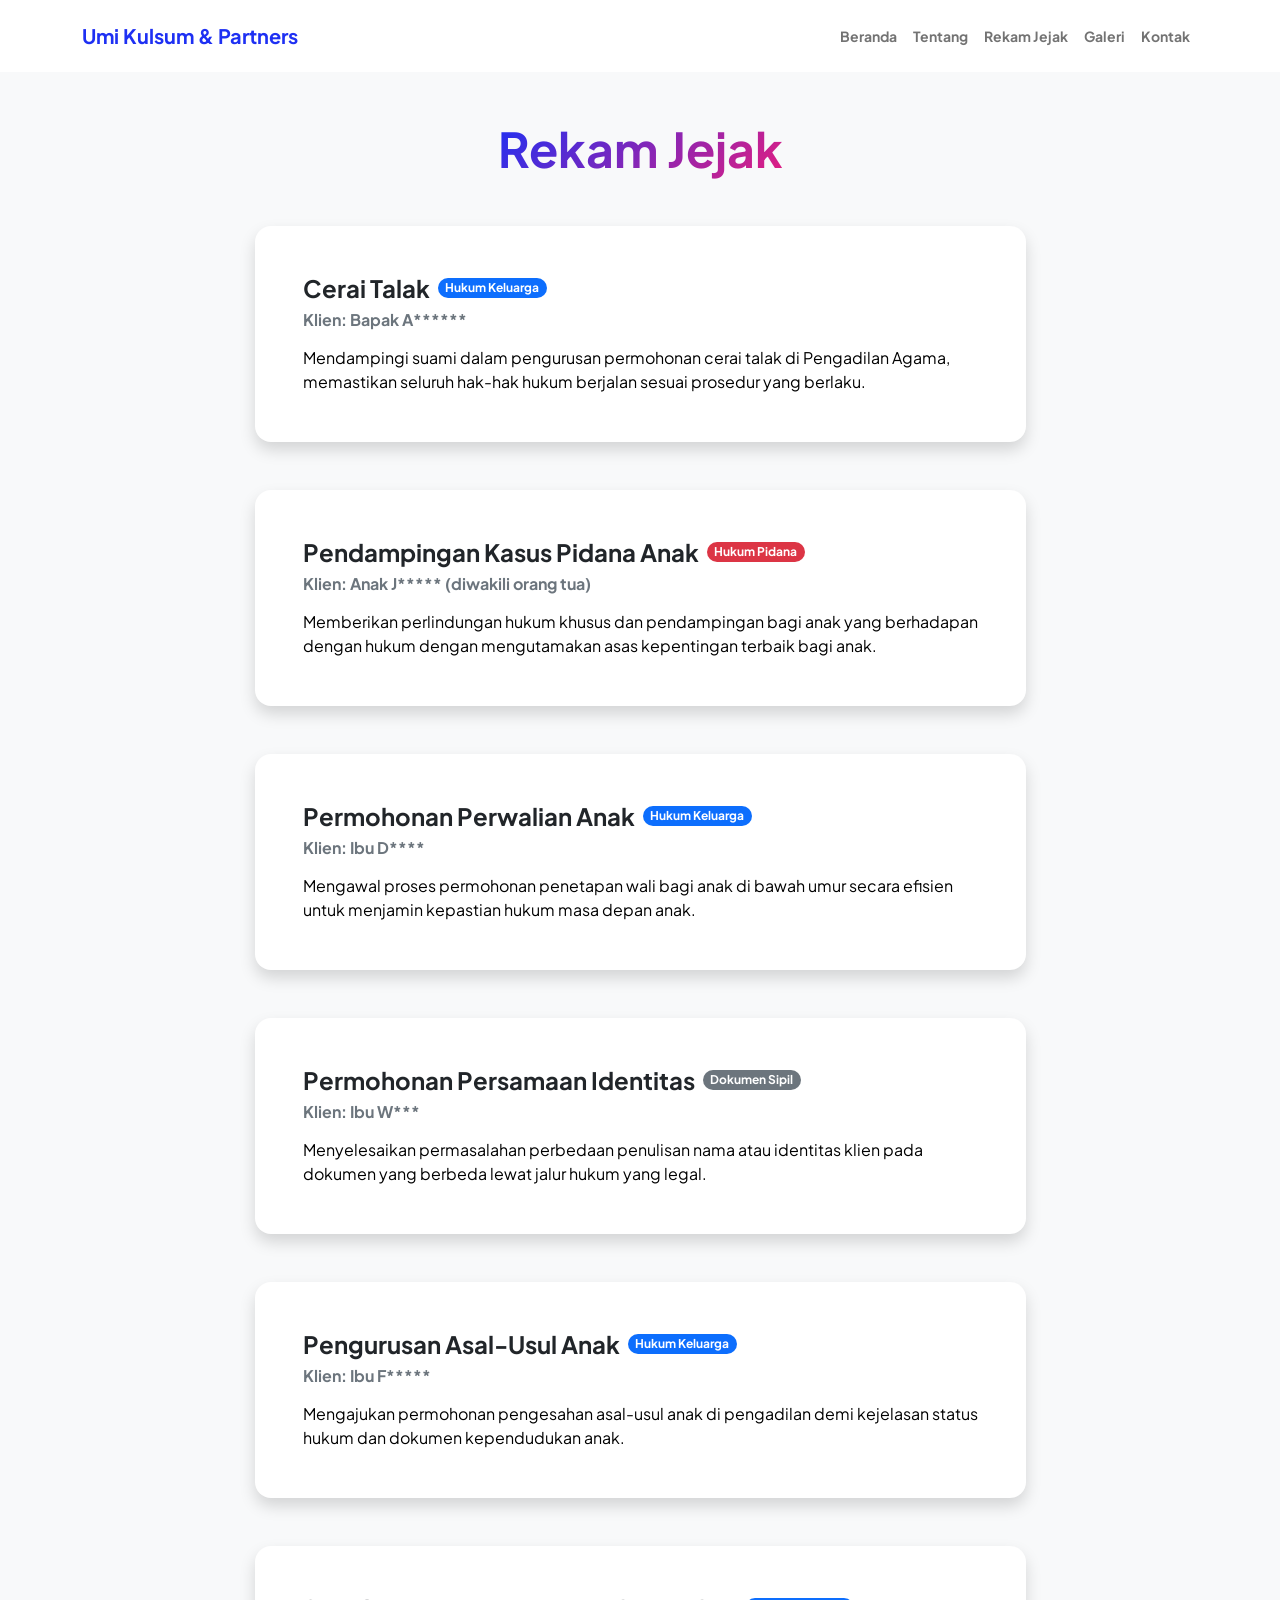
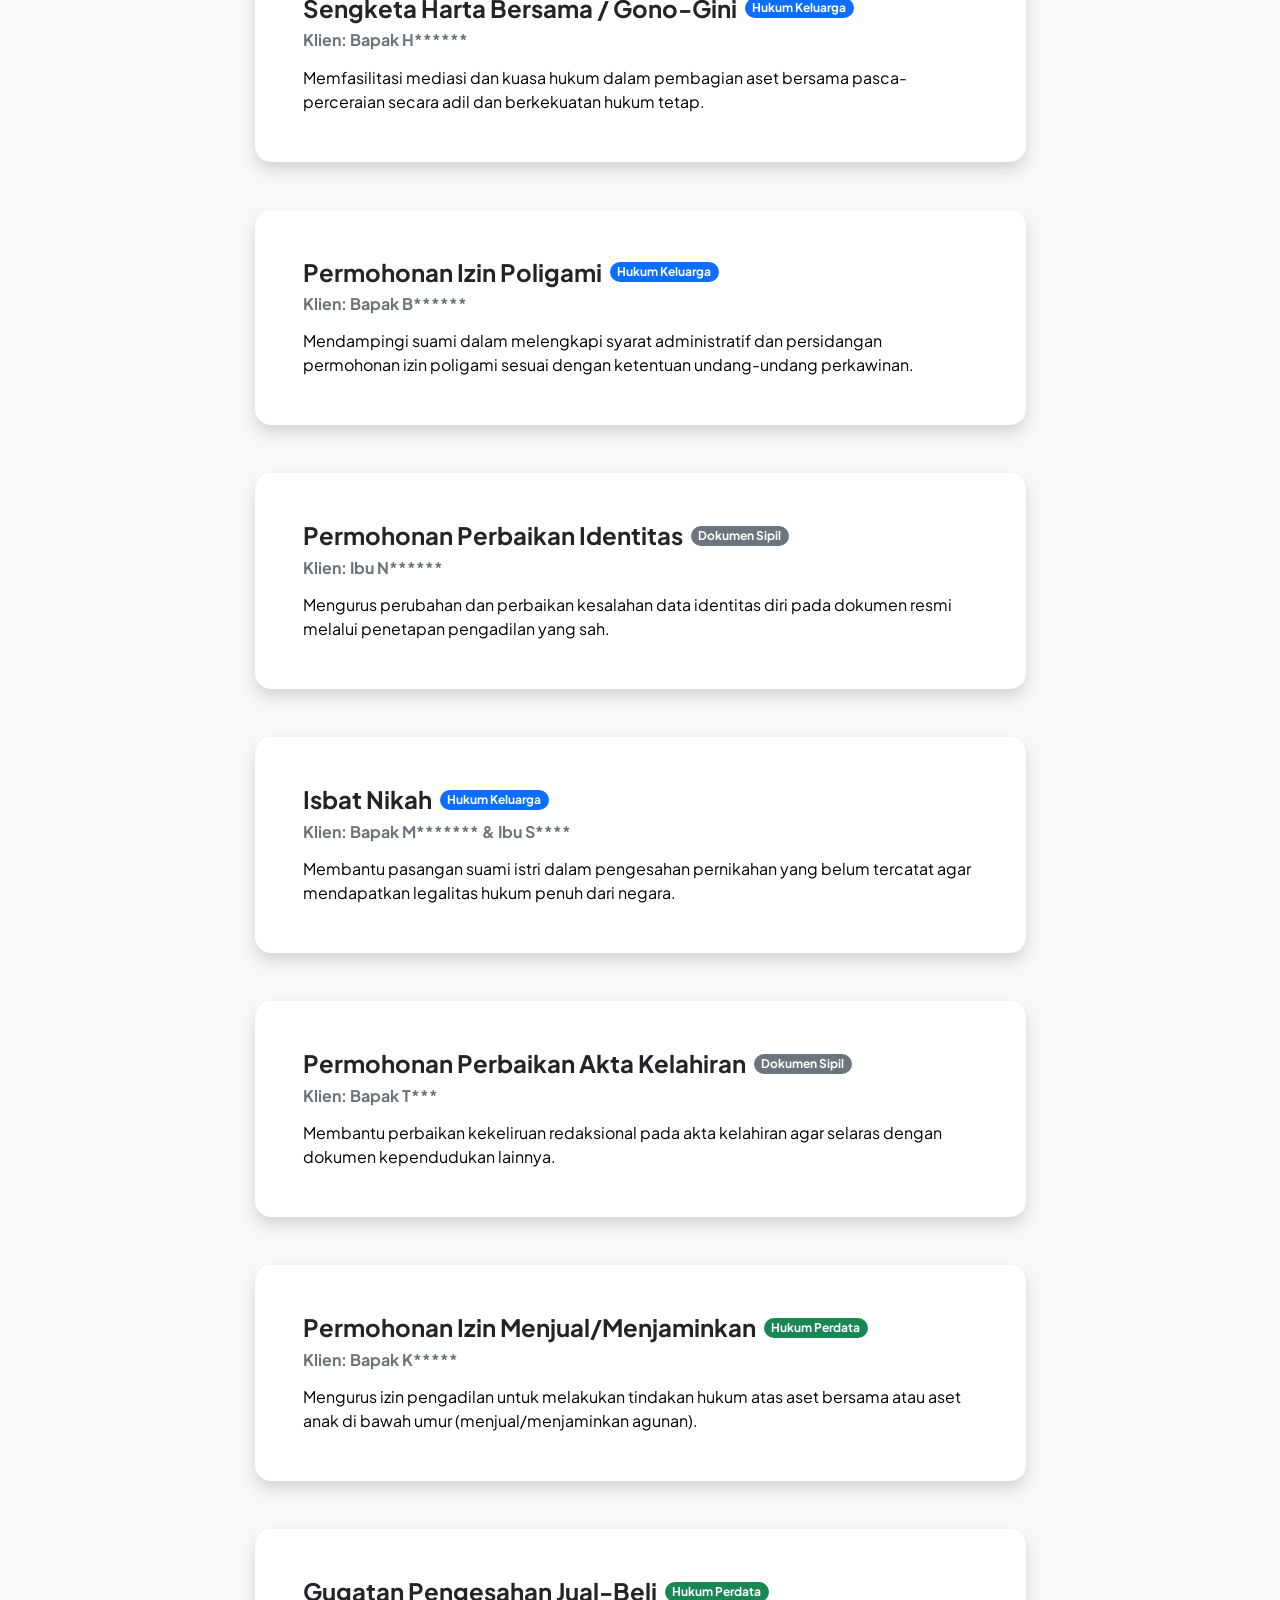
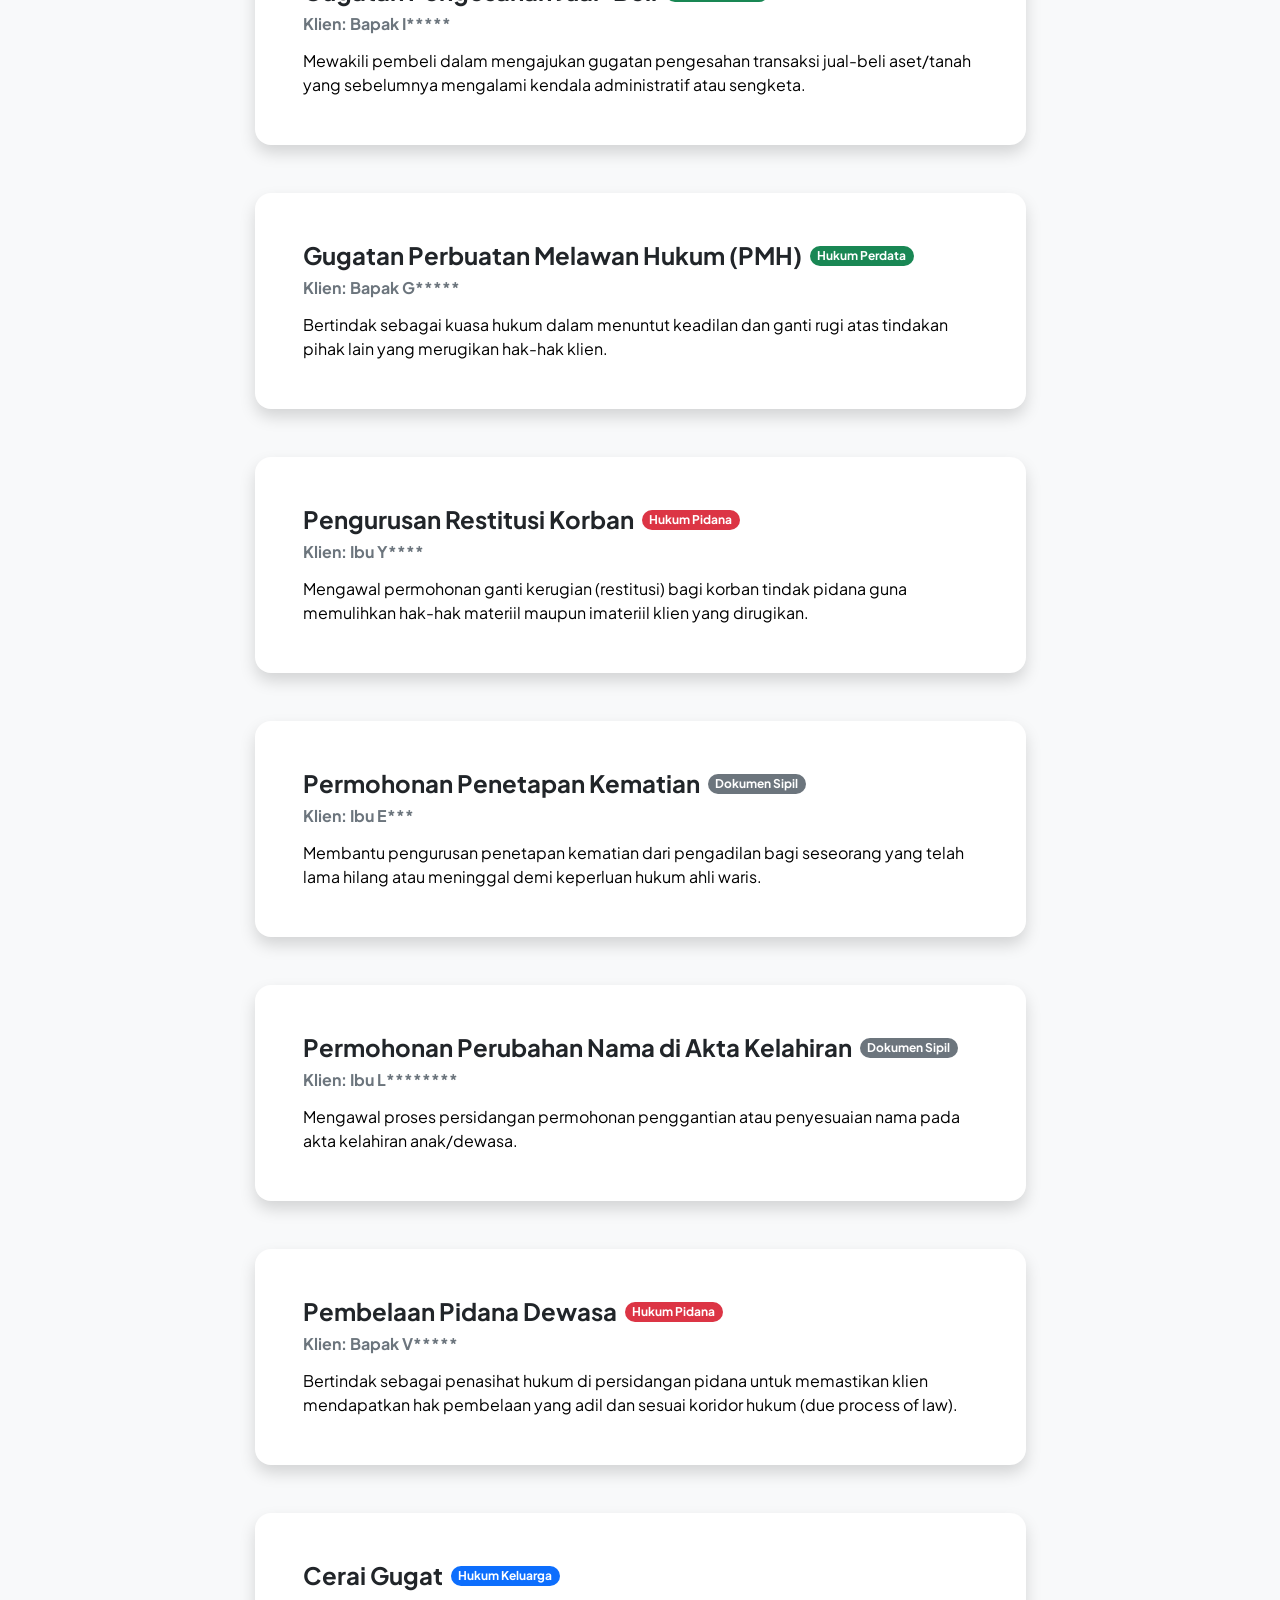
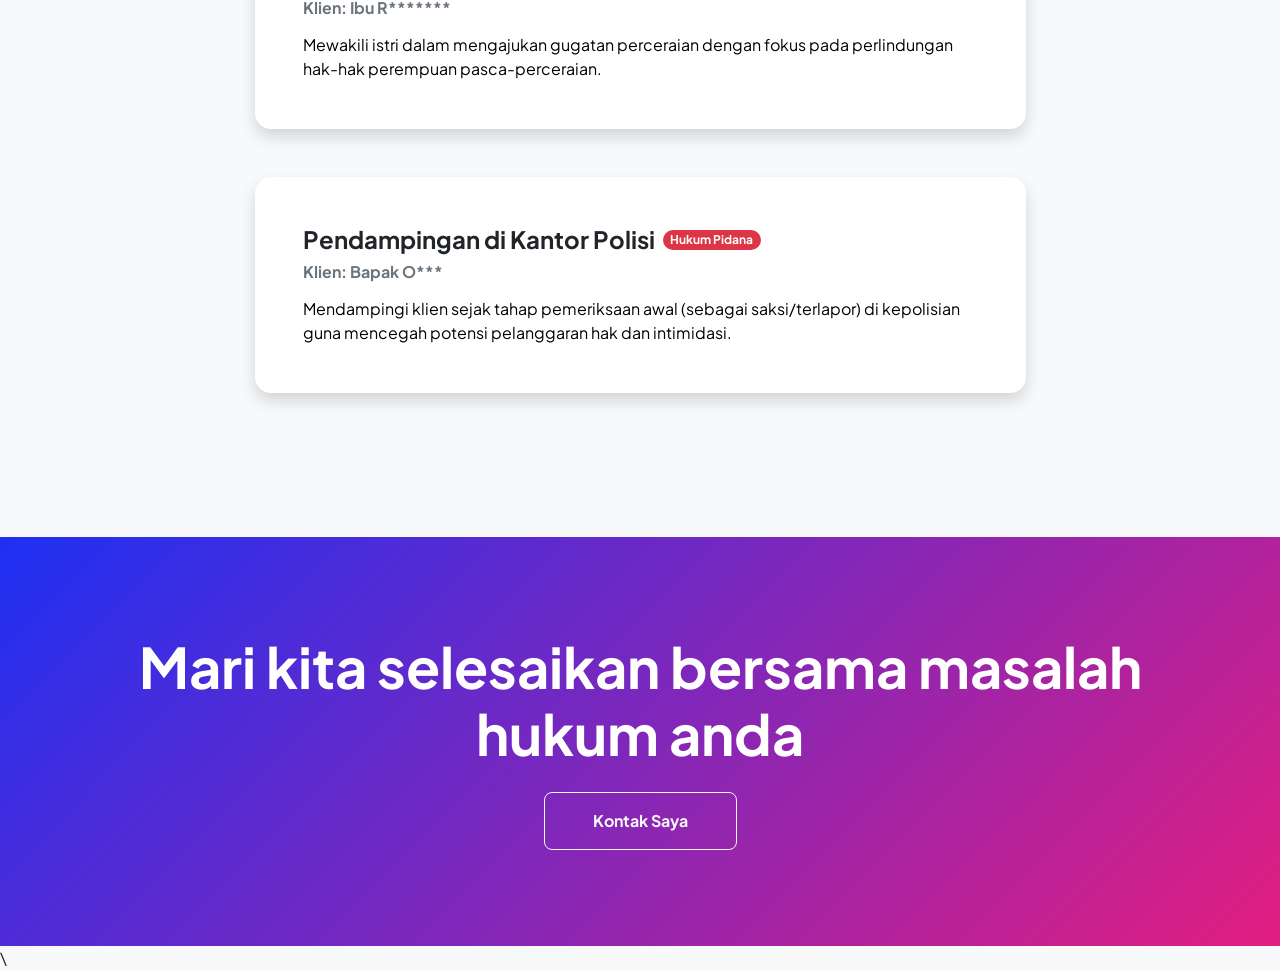
<file: projects.html>
<!DOCTYPE html>
<html data-bs-theme="light" lang="en">

<head>
    <meta charset="utf-8">
    <meta name="viewport" content="width=device-width, initial-scale=1.0, shrink-to-fit=no">
    <title>Rekam Jejak Penanganan Kasus</title>
    <meta name="description" content="">
    <meta name="author" content="">
    <link rel="stylesheet" href="assets/bootstrap/css/bootstrap.min.css">
    <link rel="stylesheet" href="https://fonts.googleapis.com/css2?family=Plus+Jakarta+Sans:wght@100;200;300;400;500;600;700;800;900&amp;display=swap">
    <link rel="stylesheet" href="https://cdn.jsdelivr.net/npm/bootstrap-icons@1.8.1/font/bootstrap-icons.css">
    <link rel="stylesheet" href="assets/css/styles.css">
    <link rel="stylesheet" href="assets/css/Features-Cards-icons.css">
    <link rel="stylesheet" href="assets/css/Whatsapp-flotating-button.css">
        <!-- Bagian CSS: Warna Label/Badge Bidang Hukum -->
    <style>
        .badge-keluarga { background-color: #0d6efd; color: white; } /* Biru */
        .badge-sipil { background-color: #6c757d; color: white; }    /* Abu-abu */
        .badge-perdata { background-color: #198754; color: white; }  /* Hijau */
        .badge-pidana { background-color: #dc3545; color: white; }   /* Merah */
    </style>

</head>

<body class="bg-light d-flex h-100 flex-column">
    <main class="flex-shrink-0">
        <nav class="navbar navbar-expand-lg bg-white py-3 navbar-light">
            <div class="container"><a class="navbar-brand" href="index.html"><span class="fw-bolder text-primary">Umi Kulsum &amp; Partners <i class="fa fa-scale-balanced"></i></span></a><button class="navbar-toggler" data-bs-toggle="collapse" data-bs-target="#navbarSupportedContent" type="button" aria-controls="navbarSupportedContent" aria-expanded="false" aria-label="Toggle navigation"><span class="navbar-toggler-icon"></span></button>
                <div class="collapse navbar-collapse" id="navbarSupportedContent">
                    <ul class="navbar-nav small fw-bolder ms-auto mb-2 mb-lg-0">
                        <li class="nav-item"><a class="nav-link" href="index.html">Beranda</a></li>
                        <li class="nav-item"><a class="nav-link" href="resume.html">Tentang</a></li>
                        <li class="nav-item"><a class="nav-link" href="projects.html">Rekam Jejak</a></li>
                        <li class="nav-item"><a class="nav-link" href="gallery.html">Galeri</a></li>
                        <li class="nav-item"><a class="nav-link" href="contact.html">Kontak</a></li>
                        
                    </ul>
                </div>
            </div>
        </nav>
        <section class="py-5">
            <div class="container mb-5 px-5">
                <div class="text-center mb-5">
                    <h1 class="display-5 fw-bolder mb-0"><span class="d-inline text-gradient">Rekam Jejak</span></h1>
                </div>
                <div class="row gx-5 justify-content-center">
                    <div class="col-lg-11 col-xl-9 col-xxl-8" id="riwayat-kasus">
                        <div class="card rounded-4 border-0 shadow overflow-hidden mb-5">
                            <div class="card-body p-0">
                                <div class="d-flex align-items-center">
                                    <div class="p-5">
                                        <h4 class="fw-bolder">Permohonan Penetapan Perwalian Anak&nbsp;</h2>
                                        <h4 class="fs-6 fw-bolder">Klien: Bapak S****</h4>
                                        <p>Mendampingi klien perorangan dalam pengurusan legalitas hak perwalian secara cepat, responsif, dan memastikan seluruh dokumen administratif terpenuhi dengan rapi di persidangan.</p>
                                    </div>
                                </div>
                            </div>
                        </div>
                        <div class="card rounded-4 border-0 shadow overflow-hidden mb-5">
                            <div class="card-body p-0">
                                <div class="d-flex align-items-center">
                                    <div class="p-5">
                                        <h4 class="fw-bolder">Permohonan Penetapan Perwalian Anak&nbsp;</h2>
                                        <h4 class="fs-6 fw-bolder">Klien: Bapak S****</h4>
                                        <p>Mendampingi klien perorangan dalam pengurusan legalitas hak perwalian secara cepat, responsif, dan memastikan seluruh dokumen administratif terpenuhi dengan rapi di persidangan.</p>
                                    </div>
                                </div>
                            </div>
                        </div>
                    </div>
                </div>
            </div>
        </section>
        <section class="text-white py-5 bg-gradient-primary-to-secondary">
            <div class="container px-5 my-5">
                <div class="text-center">
                    <h2 class="display-4 fw-bolder mb-4">Mari kita selesaikan bersama masalah hukum anda</h2><a class="btn btn-outline-light btn-lg fs-6 fw-bolder px-5 py-3" role="button" href="contact.html">Kontak Saya</a>
                </div>
            </div>
        </section>
    </main>
    <script src="assets/bootstrap/js/bootstrap.min.js"></script>
    <script src="https://cdn.jsdelivr.net/npm/bootstrap@5.2.3/dist/js/bootstrap.bundle.min.js"></script>
    <script src="assets/js/scripts.js"></script>\


<!-- Bagian JavaScript: Data dan Render Otomatis -->
    <script>
    document.addEventListener("DOMContentLoaded", function() {
        // Data Riwayat Kasus menyatu langsung di sini
        const dataRiwayat = [
            {
                "kategori": "Hukum Keluarga",
                "id_kategori": "keluarga",
                "perkara": "Cerai Talak",
                "klien": "Bapak A******",
                "deskripsi": "Mendampingi suami dalam pengurusan permohonan cerai talak di Pengadilan Agama, memastikan seluruh hak-hak hukum berjalan sesuai prosedur yang berlaku."
            },
            {
                "kategori": "Hukum Pidana",
                "id_kategori": "pidana",
                "perkara": "Pendampingan Kasus Pidana Anak",
                "klien": "Anak J***** (diwakili orang tua)",
                "deskripsi": "Memberikan perlindungan hukum khusus dan pendampingan bagi anak yang berhadapan dengan hukum dengan mengutamakan asas kepentingan terbaik bagi anak."
            },
            {
                "kategori": "Hukum Keluarga",
                "id_kategori": "keluarga",
                "perkara": "Permohonan Perwalian Anak",
                "klien": "Ibu D****",
                "deskripsi": "Mengawal proses permohonan penetapan wali bagi anak di bawah umur secara efisien untuk menjamin kepastian hukum masa depan anak."
            },
            {
                "kategori": "Dokumen Sipil",
                "id_kategori": "sipil",
                "perkara": "Permohonan Persamaan Identitas",
                "klien": "Ibu W***",
                "deskripsi": "Menyelesaikan permasalahan perbedaan penulisan nama atau identitas klien pada dokumen yang berbeda lewat jalur hukum yang legal."
            },            
 
            {
                "kategori": "Hukum Keluarga",
                "id_kategori": "keluarga",
                "perkara": "Pengurusan Asal-Usul Anak",
                "klien": "Ibu F*****",
                "deskripsi": "Mengajukan permohonan pengesahan asal-usul anak di pengadilan demi kejelasan status hukum dan dokumen kependudukan anak."
            },
            {
                "kategori": "Hukum Keluarga",
                "id_kategori": "keluarga",
                "perkara": "Sengketa Harta Bersama / Gono-Gini",
                "klien": "Bapak H******",
                "deskripsi": "Memfasilitasi mediasi dan kuasa hukum dalam pembagian aset bersama pasca-perceraian secara adil dan berkekuatan hukum tetap."
            },
            {
                "kategori": "Hukum Keluarga",
                "id_kategori": "keluarga",
                "perkara": "Permohonan Izin Poligami",
                "klien": "Bapak B******",
                "deskripsi": "Mendampingi suami dalam melengkapi syarat administratif dan persidangan permohonan izin poligami sesuai dengan ketentuan undang-undang perkawinan."
            },
            {
                "kategori": "Dokumen Sipil",
                "id_kategori": "sipil",
                "perkara": "Permohonan Perbaikan Identitas",
                "klien": "Ibu N******",
                "deskripsi": "Mengurus perubahan dan perbaikan kesalahan data identitas diri pada dokumen resmi melalui penetapan pengadilan yang sah."
            },
           {
                "kategori": "Hukum Keluarga",
                "id_kategori": "keluarga",
                "perkara": "Isbat Nikah",
                "klien": "Bapak M******* & Ibu S****",
                "deskripsi": "Membantu pasangan suami istri dalam pengesahan pernikahan yang belum tercatat agar mendapatkan legalitas hukum penuh dari negara."
            },
            {
                "kategori": "Dokumen Sipil",
                "id_kategori": "sipil",
                "perkara": "Permohonan Perbaikan Akta Kelahiran",
                "klien": "Bapak T***",
                "deskripsi": "Membantu perbaikan kekeliruan redaksional pada akta kelahiran agar selaras dengan dokumen kependudukan lainnya."
            },
            {
                "kategori": "Hukum Perdata",
                "id_kategori": "perdata",
                "perkara": "Permohonan Izin Menjual/Menjaminkan",
                "klien": "Bapak K*****",
                "deskripsi": "Mengurus izin pengadilan untuk melakukan tindakan hukum atas aset bersama atau aset anak di bawah umur (menjual/menjaminkan agunan)."
            },
            {
                "kategori": "Hukum Perdata",
                "id_kategori": "perdata",
                "perkara": "Gugatan Pengesahan Jual-Beli",
                "klien": "Bapak I*****",
                "deskripsi": "Mewakili pembeli dalam mengajukan gugatan pengesahan transaksi jual-beli aset/tanah yang sebelumnya mengalami kendala administratif atau sengketa."
            },
            {
                "kategori": "Hukum Perdata",
                "id_kategori": "perdata",
                "perkara": "Gugatan Perbuatan Melawan Hukum (PMH)",
                "klien": "Bapak G*****",
                "deskripsi": "Bertindak sebagai kuasa hukum dalam menuntut keadilan dan ganti rugi atas tindakan pihak lain yang merugikan hak-hak klien."
            },
            {
                "kategori": "Hukum Pidana",
                "id_kategori": "pidana",
                "perkara": "Pengurusan Restitusi Korban",
                "klien": "Ibu Y****",
                "deskripsi": "Mengawal permohonan ganti kerugian (restitusi) bagi korban tindak pidana guna memulihkan hak-hak materiil maupun imateriil klien yang dirugikan."
            },
            {
                "kategori": "Dokumen Sipil",
                "id_kategori": "sipil",
                "perkara": "Permohonan Penetapan Kematian",
                "klien": "Ibu E***",
                "deskripsi": "Membantu pengurusan penetapan kematian dari pengadilan bagi seseorang yang telah lama hilang atau meninggal demi keperluan hukum ahli waris."
            },
            {
                "kategori": "Dokumen Sipil",
                "id_kategori": "sipil",
                "perkara": "Permohonan Perubahan Nama di Akta Kelahiran",
                "klien": "Ibu L********",
                "deskripsi": "Mengawal proses persidangan permohonan penggantian atau penyesuaian nama pada akta kelahiran anak/dewasa."
            },
            {
                "kategori": "Hukum Pidana",
                "id_kategori": "pidana",
                "perkara": "Pembelaan Pidana Dewasa",
                "klien": "Bapak V*****",
                "deskripsi": "Bertindak sebagai penasihat hukum di persidangan pidana untuk memastikan klien mendapatkan hak pembelaan yang adil dan sesuai koridor hukum (due process of law)."
            },
            {
                "kategori": "Hukum Keluarga",
                "id_kategori": "keluarga",
                "perkara": "Cerai Gugat",
                "klien": "Ibu R*******",
                "deskripsi": "Mewakili istri dalam mengajukan gugatan perceraian dengan fokus pada perlindungan hak-hak perempuan pasca-perceraian."
            },
            {
                "kategori": "Hukum Pidana",
                "id_kategori": "pidana",
                "perkara": "Pendampingan di Kantor Polisi",
                "klien": "Bapak O***",
                "deskripsi": "Mendampingi klien sejak tahap pemeriksaan awal (sebagai saksi/terlapor) di kepolisian guna mencegah potensi pelanggaran hak dan intimidasi."
            },
        ];

        const container = document.getElementById('riwayat-kasus');
        container.innerHTML = ''; // Bersihkan kontainer

        // Lakukan perulangan untuk mencetak kartu
        dataRiwayat.forEach(item => {
            const card = document.createElement('div');
            card.className = "card rounded-4 border-0 shadow overflow-hidden mb-5";
            
            card.innerHTML = `
                <div class="card-body p-0">
                    <div class="d-flex align-items-center">
                        <div class="p-5 w-100">
                            <div class="d-flex flex-wrap align-items-center gap-2 mb-2">
                                <h4 class="fw-bolder m-0">${item.perkara}</h4>
                                <span class="badge rounded-pill badge-${item.id_kategori} fs-7">${item.kategori}</span>
                            </div>
                            <h5 class="fs-6 fw-bolder text-muted mb-3">Klien: ${item.klien}</h5>
                            <p class="mb-0 text-secondary text-black">${item.deskripsi}</p>
                        </div>
                    </div>
                </div>
            `;
            
            container.appendChild(card);
        });
    });
    </script>


    <!-- <script src="https://unpkg.com/vue@3/dist/vue.global.js"></script> -->
</body>

</html>
</file>
<file: assets/css/Features-Cards-icons.css>
.bs-icon {
  --bs-icon-size: .75rem;
  display: flex;
  flex-shrink: 0;
  justify-content: center;
  align-items: center;
  font-size: var(--bs-icon-size);
  width: calc(var(--bs-icon-size) * 2);
  height: calc(var(--bs-icon-size) * 2);
  color: var(--bs-primary);
}

.bs-icon-xs {
  --bs-icon-size: 1rem;
  width: calc(var(--bs-icon-size) * 1.5);
  height: calc(var(--bs-icon-size) * 1.5);
}

.bs-icon-sm {
  --bs-icon-size: 1rem;
}

.bs-icon-md {
  --bs-icon-size: 1.5rem;
}

.bs-icon-lg {
  --bs-icon-size: 2rem;
}

.bs-icon-xl {
  --bs-icon-size: 2.5rem;
}

.bs-icon.bs-icon-primary {
  color: var(--bs-white);
  background: var(--bs-primary);
}

.bs-icon.bs-icon-primary-light {
  color: var(--bs-primary);
  background: rgba(var(--bs-primary-rgb), .2);
}

.bs-icon.bs-icon-semi-white {
  color: var(--bs-primary);
  background: rgba(255, 255, 255, .5);
}

.bs-icon.bs-icon-rounded {
  border-radius: .5rem;
}

.bs-icon.bs-icon-circle {
  border-radius: 50%;
}
</file>
<file: assets/css/Whatsapp-flotating-button.css>
.btn-wsp {
  position: fixed;
  width: 60px;
  height: 60px;
  line-height: 63px;
  bottom: 65px;
  right: 25px;
  background: #25d366;
  color: #FFF;
  border-radius: 50px;
  text-align: center;
  font-size: 35px;
  box-shadow: 0px 1px 10px rgba(0,0,0,0.3);
  z-index: 100;
  transition: all 300ms ease;
}

.btn-wsp:hover {
  background: #20ba5a;
}

@media only screen and (min-width:320px) and (max-width:768px) {
  .btn-wsp {
    width: 63px;
    height: 63px;
    line-height: 66px;
  }
}

* {
  margin: 0;
  padding: 0;
  list-style: none;
  text-decoration: none;
}
</file>
<file: assets/css/styles.css>
/* !
* Start Bootstrap - Personal v1.0.1 (https://startbootstrap.com/template-overviews/personal)
* Copyright 2013-2023 Start Bootstrap
* Licensed under MIT (https://github.com/StartBootstrap/startbootstrap-personal/blob/master/LICENSE) */

/* !
 * Bootstrap  v5.2.3 (https://getbootstrap.com/)
 * Copyright 2011-2022 The Bootstrap Authors
 * Copyright 2011-2022 Twitter, Inc.
 * Licensed under MIT (https://github.com/twbs/bootstrap/blob/main/LICENSE) */

:root {
  --bs-blue: #1e30f3;
  --bs-indigo: #6610f2;
  --bs-purple: #6f42c1;
  --bs-pink: #e21e80;
  --bs-red: #dc3545;
  --bs-orange: #fd7e14;
  --bs-yellow: #ffc107;
  --bs-green: #198754;
  --bs-teal: #20c997;
  --bs-cyan: #0dcaf0;
  --bs-black: #000;
  --bs-white: #fff;
  --bs-gray: #6c757d;
  --bs-gray-dark: #343a40;
  --bs-gray-100: #f8f9fa;
  --bs-gray-200: #e9ecef;
  --bs-gray-300: #dee2e6;
  --bs-gray-400: #ced4da;
  --bs-gray-500: #adb5bd;
  --bs-gray-600: #6c757d;
  --bs-gray-700: #495057;
  --bs-gray-800: #343a40;
  --bs-gray-900: #212529;
  --bs-primary: #1e30f3;
  --bs-secondary: #e21e80;
  --bs-success: #198754;
  --bs-info: #0dcaf0;
  --bs-warning: #ffc107;
  --bs-danger: #dc3545;
  --bs-light: #f8f9fa;
  --bs-dark: #212529;
  --bs-primary-rgb: 30, 48, 243;
  --bs-secondary-rgb: 226, 30, 128;
  --bs-success-rgb: 25, 135, 84;
  --bs-info-rgb: 13, 202, 240;
  --bs-warning-rgb: 255, 193, 7;
  --bs-danger-rgb: 220, 53, 69;
  --bs-light-rgb: 248, 249, 250;
  --bs-dark-rgb: 33, 37, 41;
  --bs-white-rgb: 255, 255, 255;
  --bs-black-rgb: 0, 0, 0;
  --bs-body-color-rgb: 33, 37, 41;
  --bs-body-bg-rgb: 255, 255, 255;
  --bs-font-sans-serif: "Plus Jakarta Sans";
  --bs-font-monospace: SFMono-Regular, Menlo, Monaco, Consolas, "Liberation Mono", "Courier New", monospace;
  --bs-gradient: linear-gradient(180deg, rgba(255, 255, 255, 0.15), rgba(255, 255, 255, 0));
  --bs-body-font-family: var(--bs-font-sans-serif);
  --bs-body-font-size: 1rem;
  --bs-body-font-weight: 400;
  --bs-body-line-height: 1.5;
  --bs-body-color: #212529;
  --bs-body-bg: #fff;
  --bs-border-width: 1px;
  --bs-border-style: solid;
  --bs-border-color: #dee2e6;
  --bs-border-color-translucent: rgba(0, 0, 0, 0.175);
  --bs-border-radius: 0.375rem;
  --bs-border-radius-sm: 0.25rem;
  --bs-border-radius-lg: 0.5rem;
  --bs-border-radius-xl: 1rem;
  --bs-border-radius-2xl: 2rem;
  --bs-border-radius-pill: 50rem;
  --bs-link-color: #1e30f3;
  --bs-link-hover-color: #1826c2;
  --bs-code-color: #e21e80;
  --bs-highlight-bg: #fff3cd;
}

*, *::before, *::after {
  box-sizing: border-box;
}

@media (prefers-reduced-motion: no-preference) {
  :root {
    scroll-behavior: smooth;
  }
}

body {
  margin: 0;
  font-family: var(--bs-body-font-family);
  font-size: var(--bs-body-font-size);
  font-weight: var(--bs-body-font-weight);
  line-height: var(--bs-body-line-height);
  color: var(--bs-body-color);
  text-align: var(--bs-body-text-align);
  background-color: var(--bs-body-bg);
  -webkit-text-size-adjust: 100%;
  -webkit-tap-highlight-color: rgba(0, 0, 0, 0);
}

hr {
  margin: 1rem 0;
  color: inherit;
  border: 0;
  border-top: 1px solid;
  opacity: 0.25;
}

h6, .h6, h5, .h5, h4, .h4, h3, .h3, h2, .h2, h1, .h1 {
  margin-top: 0;
  margin-bottom: 0.5rem;
  font-weight: 500;
  line-height: 1.2;
}

h1, .h1 {
  font-size: calc(1.375rem + 1.5vw);
}

@media (min-width: 1200px) {
  h1, .h1 {
    font-size: 2.5rem;
  }
}

h2, .h2 {
  font-size: calc(1.325rem + 0.9vw);
}

@media (min-width: 1200px) {
  h2, .h2 {
    font-size: 2rem;
  }
}

h3, .h3 {
  font-size: calc(1.3rem + 0.6vw);
}

@media (min-width: 1200px) {
  h3, .h3 {
    font-size: 1.75rem;
  }
}

h4, .h4 {
  font-size: calc(1.275rem + 0.3vw);
}

@media (min-width: 1200px) {
  h4, .h4 {
    font-size: 1.5rem;
  }
}

h5, .h5 {
  font-size: 1.25rem;
}

h6, .h6 {
  font-size: 1rem;
}

p {
  margin-top: 0;
  margin-bottom: 1rem;
}

abbr[title] {
  -webkit-text-decoration: underline dotted;
  text-decoration: underline dotted;
  cursor: help;
  -webkit-text-decoration-skip-ink: none;
  text-decoration-skip-ink: none;
}

address {
  margin-bottom: 1rem;
  font-style: normal;
  line-height: inherit;
}

ol, ul {
  padding-left: 2rem;
}

ol, ul, dl {
  margin-top: 0;
  margin-bottom: 1rem;
}

ol ol, ul ul, ol ul, ul ol {
  margin-bottom: 0;
}

dt {
  font-weight: 700;
}

dd {
  margin-bottom: 0.5rem;
  margin-left: 0;
}

blockquote {
  margin: 0 0 1rem;
}

b, strong {
  font-weight: bolder;
}

small, .small {
  font-size: 0.875em;
}

mark, .mark {
  padding: 0.1875em;
  background-color: var(--bs-highlight-bg);
}

sub, sup {
  position: relative;
  font-size: 0.75em;
  line-height: 0;
  vertical-align: baseline;
}

sub {
  bottom: -0.25em;
}

sup {
  top: -0.5em;
}

a {
  color: var(--bs-link-color);
  text-decoration: underline;
}

a:hover {
  color: var(--bs-link-hover-color);
}

a:not([href]):not([class]), a:not([href]):not([class]):hover {
  color: inherit;
  text-decoration: none;
}

pre, code, kbd, samp {
  font-family: var(--bs-font-monospace);
  font-size: 1em;
}

pre {
  display: block;
  margin-top: 0;
  margin-bottom: 1rem;
  overflow: auto;
  font-size: 0.875em;
}

pre code {
  font-size: inherit;
  color: inherit;
  word-break: normal;
}

code {
  font-size: 0.875em;
  color: var(--bs-code-color);
  word-wrap: break-word;
}

a > code {
  color: inherit;
}

kbd {
  padding: 0.1875rem 0.375rem;
  font-size: 0.875em;
  color: var(--bs-body-bg);
  background-color: var(--bs-body-color);
  border-radius: 0.25rem;
}

kbd kbd {
  padding: 0;
  font-size: 1em;
}

figure {
  margin: 0 0 1rem;
}

img, svg {
  vertical-align: middle;
}

table {
  caption-side: bottom;
  border-collapse: collapse;
}

caption {
  padding-top: 0.5rem;
  padding-bottom: 0.5rem;
  color: #6c757d;
  text-align: left;
}

th {
  text-align: inherit;
  text-align: -webkit-match-parent;
}

thead, tbody, tfoot, tr, td, th {
  border-color: inherit;
  border-style: solid;
  border-width: 0;
}

label {
  display: inline-block;
}

button {
  border-radius: 0;
}

button:focus:not(:focus-visible) {
  outline: 0;
}

input, button, select, optgroup, textarea {
  margin: 0;
  font-family: inherit;
  font-size: inherit;
  line-height: inherit;
}

button, select {
  text-transform: none;
}

[role=button] {
  cursor: pointer;
}

select {
  word-wrap: normal;
}

select:disabled {
  opacity: 1;
}

[list]:not([type=date]):not([type=datetime-local]):not([type=month]):not([type=week]):not([type=time])::-webkit-calendar-picker-indicator {
  display: none !important;
}

button, [type=button], [type=reset], [type=submit] {
  -webkit-appearance: button;
}

button:not(:disabled), [type=button]:not(:disabled), [type=reset]:not(:disabled), [type=submit]:not(:disabled) {
  cursor: pointer;
}

::-moz-focus-inner {
  padding: 0;
  border-style: none;
}

textarea {
  resize: vertical;
}

fieldset {
  min-width: 0;
  padding: 0;
  margin: 0;
  border: 0;
}

legend {
  float: left;
  width: 100%;
  padding: 0;
  margin-bottom: 0.5rem;
  font-size: calc(1.275rem + 0.3vw);
  line-height: inherit;
}

@media (min-width: 1200px) {
  legend {
    font-size: 1.5rem;
  }
}

legend + * {
  clear: left;
}

::-webkit-datetime-edit-fields-wrapper, ::-webkit-datetime-edit-text, ::-webkit-datetime-edit-minute, ::-webkit-datetime-edit-hour-field, ::-webkit-datetime-edit-day-field, ::-webkit-datetime-edit-month-field, ::-webkit-datetime-edit-year-field {
  padding: 0;
}

::-webkit-inner-spin-button {
  height: auto;
}

[type=search] {
  outline-offset: -2px;
  -webkit-appearance: textfield;
}

/* rtl:raw:
[type="tel"],
[type="url"],
[type="email"],
[type="number"] {
  direction: ltr;
} */

::-webkit-search-decoration {
  -webkit-appearance: none;
}

::-webkit-color-swatch-wrapper {
  padding: 0;
}

::file-selector-button {
  font: inherit;
  -webkit-appearance: button;
}

output {
  display: inline-block;
}

iframe {
  border: 0;
}

summary {
  display: list-item;
  cursor: pointer;
}

progress {
  vertical-align: baseline;
}

[hidden] {
  display: none !important;
}

.lead {
  font-size: 1.25rem;
  font-weight: 300;
}

.display-1 {
  font-size: calc(1.625rem + 4.5vw);
  font-weight: 300;
  line-height: 1.2;
}

@media (min-width: 1200px) {
  .display-1 {
    font-size: 5rem;
  }
}

.display-2 {
  font-size: calc(1.575rem + 3.9vw);
  font-weight: 300;
  line-height: 1.2;
}

@media (min-width: 1200px) {
  .display-2 {
    font-size: 4.5rem;
  }
}

.display-3 {
  font-size: calc(1.525rem + 3.3vw);
  font-weight: 300;
  line-height: 1.2;
}

@media (min-width: 1200px) {
  .display-3 {
    font-size: 4rem;
  }
}

.display-4 {
  font-size: calc(1.475rem + 2.7vw);
  font-weight: 300;
  line-height: 1.2;
}

@media (min-width: 1200px) {
  .display-4 {
    font-size: 3.5rem;
  }
}

.display-5 {
  font-size: calc(1.425rem + 2.1vw);
  font-weight: 300;
  line-height: 1.2;
}

@media (min-width: 1200px) {
  .display-5 {
    font-size: 3rem;
  }
}

.display-6 {
  font-size: calc(1.375rem + 1.5vw);
  font-weight: 300;
  line-height: 1.2;
}

@media (min-width: 1200px) {
  .display-6 {
    font-size: 2.5rem;
  }
}

.list-unstyled {
  padding-left: 0;
  list-style: none;
}

.list-inline {
  padding-left: 0;
  list-style: none;
}

.list-inline-item {
  display: inline-block;
}

.list-inline-item:not(:last-child) {
  margin-right: 0.5rem;
}

.initialism {
  font-size: 0.875em;
  text-transform: uppercase;
}

.blockquote {
  margin-bottom: 1rem;
  font-size: 1.25rem;
}

.blockquote > :last-child {
  margin-bottom: 0;
}

.blockquote-footer {
  margin-top: -1rem;
  margin-bottom: 1rem;
  font-size: 0.875em;
  color: #6c757d;
}

.blockquote-footer::before {
  content: "— ";
}

.img-fluid {
  max-width: 100%;
  height: auto;
}

.img-thumbnail {
  padding: 0.25rem;
  background-color: #fff;
  border: 1px solid var(--bs-border-color);
  border-radius: 0.375rem;
  max-width: 100%;
  height: auto;
}

.figure {
  display: inline-block;
}

.figure-img {
  margin-bottom: 0.5rem;
  line-height: 1;
}

.figure-caption {
  font-size: 0.875em;
  color: #6c757d;
}

.container, .container-fluid, .container-xxl, .container-xl, .container-lg, .container-md, .container-sm {
  --bs-gutter-x: 1.5rem;
  --bs-gutter-y: 0;
  width: 100%;
  padding-right: calc(var(--bs-gutter-x) * 0.5);
  padding-left: calc(var(--bs-gutter-x) * 0.5);
  margin-right: auto;
  margin-left: auto;
}

@media (min-width: 576px) {
  .container-sm, .container {
    max-width: 540px;
  }
}

@media (min-width: 768px) {
  .container-md, .container-sm, .container {
    max-width: 720px;
  }
}

@media (min-width: 992px) {
  .container-lg, .container-md, .container-sm, .container {
    max-width: 960px;
  }
}

@media (min-width: 1200px) {
  .container-xl, .container-lg, .container-md, .container-sm, .container {
    max-width: 1140px;
  }
}

@media (min-width: 1400px) {
  .container-xxl, .container-xl, .container-lg, .container-md, .container-sm, .container {
    max-width: 1320px;
  }
}

.row {
  --bs-gutter-x: 1.5rem;
  --bs-gutter-y: 0;
  display: flex;
  flex-wrap: wrap;
  margin-top: calc(-1 * var(--bs-gutter-y));
  margin-right: calc(-0.5 * var(--bs-gutter-x));
  margin-left: calc(-0.5 * var(--bs-gutter-x));
}

.row > * {
  flex-shrink: 0;
  width: 100%;
  max-width: 100%;
  padding-right: calc(var(--bs-gutter-x) * 0.5);
  padding-left: calc(var(--bs-gutter-x) * 0.5);
  margin-top: var(--bs-gutter-y);
}

.col {
  flex: 1 0 0%;
}

.row-cols-auto > * {
  flex: 0 0 auto;
  width: auto;
}

.row-cols-1 > * {
  flex: 0 0 auto;
  width: 100%;
}

.row-cols-2 > * {
  flex: 0 0 auto;
  width: 50%;
}

.row-cols-3 > * {
  flex: 0 0 auto;
  width: 33.3333333333%;
}

.row-cols-4 > * {
  flex: 0 0 auto;
  width: 25%;
}

.row-cols-5 > * {
  flex: 0 0 auto;
  width: 20%;
}

.row-cols-6 > * {
  flex: 0 0 auto;
  width: 16.6666666667%;
}

.col-auto {
  flex: 0 0 auto;
  width: auto;
}

.col-1 {
  flex: 0 0 auto;
  width: 8.33333333%;
}

.col-2 {
  flex: 0 0 auto;
  width: 16.66666667%;
}

.col-3 {
  flex: 0 0 auto;
  width: 25%;
}

.col-4 {
  flex: 0 0 auto;
  width: 33.33333333%;
}

.col-5 {
  flex: 0 0 auto;
  width: 41.66666667%;
}

.col-6 {
  flex: 0 0 auto;
  width: 50%;
}

.col-7 {
  flex: 0 0 auto;
  width: 58.33333333%;
}

.col-8 {
  flex: 0 0 auto;
  width: 66.66666667%;
}

.col-9 {
  flex: 0 0 auto;
  width: 75%;
}

.col-10 {
  flex: 0 0 auto;
  width: 83.33333333%;
}

.col-11 {
  flex: 0 0 auto;
  width: 91.66666667%;
}

.col-12 {
  flex: 0 0 auto;
  width: 100%;
}

.offset-1 {
  margin-left: 8.33333333%;
}

.offset-2 {
  margin-left: 16.66666667%;
}

.offset-3 {
  margin-left: 25%;
}

.offset-4 {
  margin-left: 33.33333333%;
}

.offset-5 {
  margin-left: 41.66666667%;
}

.offset-6 {
  margin-left: 50%;
}

.offset-7 {
  margin-left: 58.33333333%;
}

.offset-8 {
  margin-left: 66.66666667%;
}

.offset-9 {
  margin-left: 75%;
}

.offset-10 {
  margin-left: 83.33333333%;
}

.offset-11 {
  margin-left: 91.66666667%;
}

.g-0, .gx-0 {
  --bs-gutter-x: 0;
}

.g-0, .gy-0 {
  --bs-gutter-y: 0;
}

.g-1, .gx-1 {
  --bs-gutter-x: 0.25rem;
}

.g-1, .gy-1 {
  --bs-gutter-y: 0.25rem;
}

.g-2, .gx-2 {
  --bs-gutter-x: 0.5rem;
}

.g-2, .gy-2 {
  --bs-gutter-y: 0.5rem;
}

.g-3, .gx-3 {
  --bs-gutter-x: 1rem;
}

.g-3, .gy-3 {
  --bs-gutter-y: 1rem;
}

.g-4, .gx-4 {
  --bs-gutter-x: 1.5rem;
}

.g-4, .gy-4 {
  --bs-gutter-y: 1.5rem;
}

.g-5, .gx-5 {
  --bs-gutter-x: 3rem;
}

.g-5, .gy-5 {
  --bs-gutter-y: 3rem;
}

@media (min-width: 576px) {
  .col-sm {
    flex: 1 0 0%;
  }
}

@media (min-width: 576px) {
  .row-cols-sm-auto > * {
    flex: 0 0 auto;
    width: auto;
  }
}

@media (min-width: 576px) {
  .row-cols-sm-1 > * {
    flex: 0 0 auto;
    width: 100%;
  }
}

@media (min-width: 576px) {
  .row-cols-sm-2 > * {
    flex: 0 0 auto;
    width: 50%;
  }
}

@media (min-width: 576px) {
  .row-cols-sm-3 > * {
    flex: 0 0 auto;
    width: 33.3333333333%;
  }
}

@media (min-width: 576px) {
  .row-cols-sm-4 > * {
    flex: 0 0 auto;
    width: 25%;
  }
}

@media (min-width: 576px) {
  .row-cols-sm-5 > * {
    flex: 0 0 auto;
    width: 20%;
  }
}

@media (min-width: 576px) {
  .row-cols-sm-6 > * {
    flex: 0 0 auto;
    width: 16.6666666667%;
  }
}

@media (min-width: 576px) {
  .col-sm-auto {
    flex: 0 0 auto;
    width: auto;
  }
}

@media (min-width: 576px) {
  .col-sm-1 {
    flex: 0 0 auto;
    width: 8.33333333%;
  }
}

@media (min-width: 576px) {
  .col-sm-2 {
    flex: 0 0 auto;
    width: 16.66666667%;
  }
}

@media (min-width: 576px) {
  .col-sm-3 {
    flex: 0 0 auto;
    width: 25%;
  }
}

@media (min-width: 576px) {
  .col-sm-4 {
    flex: 0 0 auto;
    width: 33.33333333%;
  }
}

@media (min-width: 576px) {
  .col-sm-5 {
    flex: 0 0 auto;
    width: 41.66666667%;
  }
}

@media (min-width: 576px) {
  .col-sm-6 {
    flex: 0 0 auto;
    width: 50%;
  }
}

@media (min-width: 576px) {
  .col-sm-7 {
    flex: 0 0 auto;
    width: 58.33333333%;
  }
}

@media (min-width: 576px) {
  .col-sm-8 {
    flex: 0 0 auto;
    width: 66.66666667%;
  }
}

@media (min-width: 576px) {
  .col-sm-9 {
    flex: 0 0 auto;
    width: 75%;
  }
}

@media (min-width: 576px) {
  .col-sm-10 {
    flex: 0 0 auto;
    width: 83.33333333%;
  }
}

@media (min-width: 576px) {
  .col-sm-11 {
    flex: 0 0 auto;
    width: 91.66666667%;
  }
}

@media (min-width: 576px) {
  .col-sm-12 {
    flex: 0 0 auto;
    width: 100%;
  }
}

@media (min-width: 576px) {
  .offset-sm-0 {
    margin-left: 0;
  }
}

@media (min-width: 576px) {
  .offset-sm-1 {
    margin-left: 8.33333333%;
  }
}

@media (min-width: 576px) {
  .offset-sm-2 {
    margin-left: 16.66666667%;
  }
}

@media (min-width: 576px) {
  .offset-sm-3 {
    margin-left: 25%;
  }
}

@media (min-width: 576px) {
  .offset-sm-4 {
    margin-left: 33.33333333%;
  }
}

@media (min-width: 576px) {
  .offset-sm-5 {
    margin-left: 41.66666667%;
  }
}

@media (min-width: 576px) {
  .offset-sm-6 {
    margin-left: 50%;
  }
}

@media (min-width: 576px) {
  .offset-sm-7 {
    margin-left: 58.33333333%;
  }
}

@media (min-width: 576px) {
  .offset-sm-8 {
    margin-left: 66.66666667%;
  }
}

@media (min-width: 576px) {
  .offset-sm-9 {
    margin-left: 75%;
  }
}

@media (min-width: 576px) {
  .offset-sm-10 {
    margin-left: 83.33333333%;
  }
}

@media (min-width: 576px) {
  .offset-sm-11 {
    margin-left: 91.66666667%;
  }
}

@media (min-width: 576px) {
  .g-sm-0, .gx-sm-0 {
    --bs-gutter-x: 0;
  }
}

@media (min-width: 576px) {
  .g-sm-0, .gy-sm-0 {
    --bs-gutter-y: 0;
  }
}

@media (min-width: 576px) {
  .g-sm-1, .gx-sm-1 {
    --bs-gutter-x: 0.25rem;
  }
}

@media (min-width: 576px) {
  .g-sm-1, .gy-sm-1 {
    --bs-gutter-y: 0.25rem;
  }
}

@media (min-width: 576px) {
  .g-sm-2, .gx-sm-2 {
    --bs-gutter-x: 0.5rem;
  }
}

@media (min-width: 576px) {
  .g-sm-2, .gy-sm-2 {
    --bs-gutter-y: 0.5rem;
  }
}

@media (min-width: 576px) {
  .g-sm-3, .gx-sm-3 {
    --bs-gutter-x: 1rem;
  }
}

@media (min-width: 576px) {
  .g-sm-3, .gy-sm-3 {
    --bs-gutter-y: 1rem;
  }
}

@media (min-width: 576px) {
  .g-sm-4, .gx-sm-4 {
    --bs-gutter-x: 1.5rem;
  }
}

@media (min-width: 576px) {
  .g-sm-4, .gy-sm-4 {
    --bs-gutter-y: 1.5rem;
  }
}

@media (min-width: 576px) {
  .g-sm-5, .gx-sm-5 {
    --bs-gutter-x: 3rem;
  }
}

@media (min-width: 576px) {
  .g-sm-5, .gy-sm-5 {
    --bs-gutter-y: 3rem;
  }
}

@media (min-width: 768px) {
  .col-md {
    flex: 1 0 0%;
  }
}

@media (min-width: 768px) {
  .row-cols-md-auto > * {
    flex: 0 0 auto;
    width: auto;
  }
}

@media (min-width: 768px) {
  .row-cols-md-1 > * {
    flex: 0 0 auto;
    width: 100%;
  }
}

@media (min-width: 768px) {
  .row-cols-md-2 > * {
    flex: 0 0 auto;
    width: 50%;
  }
}

@media (min-width: 768px) {
  .row-cols-md-3 > * {
    flex: 0 0 auto;
    width: 33.3333333333%;
  }
}

@media (min-width: 768px) {
  .row-cols-md-4 > * {
    flex: 0 0 auto;
    width: 25%;
  }
}

@media (min-width: 768px) {
  .row-cols-md-5 > * {
    flex: 0 0 auto;
    width: 20%;
  }
}

@media (min-width: 768px) {
  .row-cols-md-6 > * {
    flex: 0 0 auto;
    width: 16.6666666667%;
  }
}

@media (min-width: 768px) {
  .col-md-auto {
    flex: 0 0 auto;
    width: auto;
  }
}

@media (min-width: 768px) {
  .col-md-1 {
    flex: 0 0 auto;
    width: 8.33333333%;
  }
}

@media (min-width: 768px) {
  .col-md-2 {
    flex: 0 0 auto;
    width: 16.66666667%;
  }
}

@media (min-width: 768px) {
  .col-md-3 {
    flex: 0 0 auto;
    width: 25%;
  }
}

@media (min-width: 768px) {
  .col-md-4 {
    flex: 0 0 auto;
    width: 33.33333333%;
  }
}

@media (min-width: 768px) {
  .col-md-5 {
    flex: 0 0 auto;
    width: 41.66666667%;
  }
}

@media (min-width: 768px) {
  .col-md-6 {
    flex: 0 0 auto;
    width: 50%;
  }
}

@media (min-width: 768px) {
  .col-md-7 {
    flex: 0 0 auto;
    width: 58.33333333%;
  }
}

@media (min-width: 768px) {
  .col-md-8 {
    flex: 0 0 auto;
    width: 66.66666667%;
  }
}

@media (min-width: 768px) {
  .col-md-9 {
    flex: 0 0 auto;
    width: 75%;
  }
}

@media (min-width: 768px) {
  .col-md-10 {
    flex: 0 0 auto;
    width: 83.33333333%;
  }
}

@media (min-width: 768px) {
  .col-md-11 {
    flex: 0 0 auto;
    width: 91.66666667%;
  }
}

@media (min-width: 768px) {
  .col-md-12 {
    flex: 0 0 auto;
    width: 100%;
  }
}

@media (min-width: 768px) {
  .offset-md-0 {
    margin-left: 0;
  }
}

@media (min-width: 768px) {
  .offset-md-1 {
    margin-left: 8.33333333%;
  }
}

@media (min-width: 768px) {
  .offset-md-2 {
    margin-left: 16.66666667%;
  }
}

@media (min-width: 768px) {
  .offset-md-3 {
    margin-left: 25%;
  }
}

@media (min-width: 768px) {
  .offset-md-4 {
    margin-left: 33.33333333%;
  }
}

@media (min-width: 768px) {
  .offset-md-5 {
    margin-left: 41.66666667%;
  }
}

@media (min-width: 768px) {
  .offset-md-6 {
    margin-left: 50%;
  }
}

@media (min-width: 768px) {
  .offset-md-7 {
    margin-left: 58.33333333%;
  }
}

@media (min-width: 768px) {
  .offset-md-8 {
    margin-left: 66.66666667%;
  }
}

@media (min-width: 768px) {
  .offset-md-9 {
    margin-left: 75%;
  }
}

@media (min-width: 768px) {
  .offset-md-10 {
    margin-left: 83.33333333%;
  }
}

@media (min-width: 768px) {
  .offset-md-11 {
    margin-left: 91.66666667%;
  }
}

@media (min-width: 768px) {
  .g-md-0, .gx-md-0 {
    --bs-gutter-x: 0;
  }
}

@media (min-width: 768px) {
  .g-md-0, .gy-md-0 {
    --bs-gutter-y: 0;
  }
}

@media (min-width: 768px) {
  .g-md-1, .gx-md-1 {
    --bs-gutter-x: 0.25rem;
  }
}

@media (min-width: 768px) {
  .g-md-1, .gy-md-1 {
    --bs-gutter-y: 0.25rem;
  }
}

@media (min-width: 768px) {
  .g-md-2, .gx-md-2 {
    --bs-gutter-x: 0.5rem;
  }
}

@media (min-width: 768px) {
  .g-md-2, .gy-md-2 {
    --bs-gutter-y: 0.5rem;
  }
}

@media (min-width: 768px) {
  .g-md-3, .gx-md-3 {
    --bs-gutter-x: 1rem;
  }
}

@media (min-width: 768px) {
  .g-md-3, .gy-md-3 {
    --bs-gutter-y: 1rem;
  }
}

@media (min-width: 768px) {
  .g-md-4, .gx-md-4 {
    --bs-gutter-x: 1.5rem;
  }
}

@media (min-width: 768px) {
  .g-md-4, .gy-md-4 {
    --bs-gutter-y: 1.5rem;
  }
}

@media (min-width: 768px) {
  .g-md-5, .gx-md-5 {
    --bs-gutter-x: 3rem;
  }
}

@media (min-width: 768px) {
  .g-md-5, .gy-md-5 {
    --bs-gutter-y: 3rem;
  }
}

@media (min-width: 992px) {
  .col-lg {
    flex: 1 0 0%;
  }
}

@media (min-width: 992px) {
  .row-cols-lg-auto > * {
    flex: 0 0 auto;
    width: auto;
  }
}

@media (min-width: 992px) {
  .row-cols-lg-1 > * {
    flex: 0 0 auto;
    width: 100%;
  }
}

@media (min-width: 992px) {
  .row-cols-lg-2 > * {
    flex: 0 0 auto;
    width: 50%;
  }
}

@media (min-width: 992px) {
  .row-cols-lg-3 > * {
    flex: 0 0 auto;
    width: 33.3333333333%;
  }
}

@media (min-width: 992px) {
  .row-cols-lg-4 > * {
    flex: 0 0 auto;
    width: 25%;
  }
}

@media (min-width: 992px) {
  .row-cols-lg-5 > * {
    flex: 0 0 auto;
    width: 20%;
  }
}

@media (min-width: 992px) {
  .row-cols-lg-6 > * {
    flex: 0 0 auto;
    width: 16.6666666667%;
  }
}

@media (min-width: 992px) {
  .col-lg-auto {
    flex: 0 0 auto;
    width: auto;
  }
}

@media (min-width: 992px) {
  .col-lg-1 {
    flex: 0 0 auto;
    width: 8.33333333%;
  }
}

@media (min-width: 992px) {
  .col-lg-2 {
    flex: 0 0 auto;
    width: 16.66666667%;
  }
}

@media (min-width: 992px) {
  .col-lg-3 {
    flex: 0 0 auto;
    width: 25%;
  }
}

@media (min-width: 992px) {
  .col-lg-4 {
    flex: 0 0 auto;
    width: 33.33333333%;
  }
}

@media (min-width: 992px) {
  .col-lg-5 {
    flex: 0 0 auto;
    width: 41.66666667%;
  }
}

@media (min-width: 992px) {
  .col-lg-6 {
    flex: 0 0 auto;
    width: 50%;
  }
}

@media (min-width: 992px) {
  .col-lg-7 {
    flex: 0 0 auto;
    width: 58.33333333%;
  }
}

@media (min-width: 992px) {
  .col-lg-8 {
    flex: 0 0 auto;
    width: 66.66666667%;
  }
}

@media (min-width: 992px) {
  .col-lg-9 {
    flex: 0 0 auto;
    width: 75%;
  }
}

@media (min-width: 992px) {
  .col-lg-10 {
    flex: 0 0 auto;
    width: 83.33333333%;
  }
}

@media (min-width: 992px) {
  .col-lg-11 {
    flex: 0 0 auto;
    width: 91.66666667%;
  }
}

@media (min-width: 992px) {
  .col-lg-12 {
    flex: 0 0 auto;
    width: 100%;
  }
}

@media (min-width: 992px) {
  .offset-lg-0 {
    margin-left: 0;
  }
}

@media (min-width: 992px) {
  .offset-lg-1 {
    margin-left: 8.33333333%;
  }
}

@media (min-width: 992px) {
  .offset-lg-2 {
    margin-left: 16.66666667%;
  }
}

@media (min-width: 992px) {
  .offset-lg-3 {
    margin-left: 25%;
  }
}

@media (min-width: 992px) {
  .offset-lg-4 {
    margin-left: 33.33333333%;
  }
}

@media (min-width: 992px) {
  .offset-lg-5 {
    margin-left: 41.66666667%;
  }
}

@media (min-width: 992px) {
  .offset-lg-6 {
    margin-left: 50%;
  }
}

@media (min-width: 992px) {
  .offset-lg-7 {
    margin-left: 58.33333333%;
  }
}

@media (min-width: 992px) {
  .offset-lg-8 {
    margin-left: 66.66666667%;
  }
}

@media (min-width: 992px) {
  .offset-lg-9 {
    margin-left: 75%;
  }
}

@media (min-width: 992px) {
  .offset-lg-10 {
    margin-left: 83.33333333%;
  }
}

@media (min-width: 992px) {
  .offset-lg-11 {
    margin-left: 91.66666667%;
  }
}

@media (min-width: 992px) {
  .g-lg-0, .gx-lg-0 {
    --bs-gutter-x: 0;
  }
}

@media (min-width: 992px) {
  .g-lg-0, .gy-lg-0 {
    --bs-gutter-y: 0;
  }
}

@media (min-width: 992px) {
  .g-lg-1, .gx-lg-1 {
    --bs-gutter-x: 0.25rem;
  }
}

@media (min-width: 992px) {
  .g-lg-1, .gy-lg-1 {
    --bs-gutter-y: 0.25rem;
  }
}

@media (min-width: 992px) {
  .g-lg-2, .gx-lg-2 {
    --bs-gutter-x: 0.5rem;
  }
}

@media (min-width: 992px) {
  .g-lg-2, .gy-lg-2 {
    --bs-gutter-y: 0.5rem;
  }
}

@media (min-width: 992px) {
  .g-lg-3, .gx-lg-3 {
    --bs-gutter-x: 1rem;
  }
}

@media (min-width: 992px) {
  .g-lg-3, .gy-lg-3 {
    --bs-gutter-y: 1rem;
  }
}

@media (min-width: 992px) {
  .g-lg-4, .gx-lg-4 {
    --bs-gutter-x: 1.5rem;
  }
}

@media (min-width: 992px) {
  .g-lg-4, .gy-lg-4 {
    --bs-gutter-y: 1.5rem;
  }
}

@media (min-width: 992px) {
  .g-lg-5, .gx-lg-5 {
    --bs-gutter-x: 3rem;
  }
}

@media (min-width: 992px) {
  .g-lg-5, .gy-lg-5 {
    --bs-gutter-y: 3rem;
  }
}

@media (min-width: 1200px) {
  .col-xl {
    flex: 1 0 0%;
  }
}

@media (min-width: 1200px) {
  .row-cols-xl-auto > * {
    flex: 0 0 auto;
    width: auto;
  }
}

@media (min-width: 1200px) {
  .row-cols-xl-1 > * {
    flex: 0 0 auto;
    width: 100%;
  }
}

@media (min-width: 1200px) {
  .row-cols-xl-2 > * {
    flex: 0 0 auto;
    width: 50%;
  }
}

@media (min-width: 1200px) {
  .row-cols-xl-3 > * {
    flex: 0 0 auto;
    width: 33.3333333333%;
  }
}

@media (min-width: 1200px) {
  .row-cols-xl-4 > * {
    flex: 0 0 auto;
    width: 25%;
  }
}

@media (min-width: 1200px) {
  .row-cols-xl-5 > * {
    flex: 0 0 auto;
    width: 20%;
  }
}

@media (min-width: 1200px) {
  .row-cols-xl-6 > * {
    flex: 0 0 auto;
    width: 16.6666666667%;
  }
}

@media (min-width: 1200px) {
  .col-xl-auto {
    flex: 0 0 auto;
    width: auto;
  }
}

@media (min-width: 1200px) {
  .col-xl-1 {
    flex: 0 0 auto;
    width: 8.33333333%;
  }
}

@media (min-width: 1200px) {
  .col-xl-2 {
    flex: 0 0 auto;
    width: 16.66666667%;
  }
}

@media (min-width: 1200px) {
  .col-xl-3 {
    flex: 0 0 auto;
    width: 25%;
  }
}

@media (min-width: 1200px) {
  .col-xl-4 {
    flex: 0 0 auto;
    width: 33.33333333%;
  }
}

@media (min-width: 1200px) {
  .col-xl-5 {
    flex: 0 0 auto;
    width: 41.66666667%;
  }
}

@media (min-width: 1200px) {
  .col-xl-6 {
    flex: 0 0 auto;
    width: 50%;
  }
}

@media (min-width: 1200px) {
  .col-xl-7 {
    flex: 0 0 auto;
    width: 58.33333333%;
  }
}

@media (min-width: 1200px) {
  .col-xl-8 {
    flex: 0 0 auto;
    width: 66.66666667%;
  }
}

@media (min-width: 1200px) {
  .col-xl-9 {
    flex: 0 0 auto;
    width: 75%;
  }
}

@media (min-width: 1200px) {
  .col-xl-10 {
    flex: 0 0 auto;
    width: 83.33333333%;
  }
}

@media (min-width: 1200px) {
  .col-xl-11 {
    flex: 0 0 auto;
    width: 91.66666667%;
  }
}

@media (min-width: 1200px) {
  .col-xl-12 {
    flex: 0 0 auto;
    width: 100%;
  }
}

@media (min-width: 1200px) {
  .offset-xl-0 {
    margin-left: 0;
  }
}

@media (min-width: 1200px) {
  .offset-xl-1 {
    margin-left: 8.33333333%;
  }
}

@media (min-width: 1200px) {
  .offset-xl-2 {
    margin-left: 16.66666667%;
  }
}

@media (min-width: 1200px) {
  .offset-xl-3 {
    margin-left: 25%;
  }
}

@media (min-width: 1200px) {
  .offset-xl-4 {
    margin-left: 33.33333333%;
  }
}

@media (min-width: 1200px) {
  .offset-xl-5 {
    margin-left: 41.66666667%;
  }
}

@media (min-width: 1200px) {
  .offset-xl-6 {
    margin-left: 50%;
  }
}

@media (min-width: 1200px) {
  .offset-xl-7 {
    margin-left: 58.33333333%;
  }
}

@media (min-width: 1200px) {
  .offset-xl-8 {
    margin-left: 66.66666667%;
  }
}

@media (min-width: 1200px) {
  .offset-xl-9 {
    margin-left: 75%;
  }
}

@media (min-width: 1200px) {
  .offset-xl-10 {
    margin-left: 83.33333333%;
  }
}

@media (min-width: 1200px) {
  .offset-xl-11 {
    margin-left: 91.66666667%;
  }
}

@media (min-width: 1200px) {
  .g-xl-0, .gx-xl-0 {
    --bs-gutter-x: 0;
  }
}

@media (min-width: 1200px) {
  .g-xl-0, .gy-xl-0 {
    --bs-gutter-y: 0;
  }
}

@media (min-width: 1200px) {
  .g-xl-1, .gx-xl-1 {
    --bs-gutter-x: 0.25rem;
  }
}

@media (min-width: 1200px) {
  .g-xl-1, .gy-xl-1 {
    --bs-gutter-y: 0.25rem;
  }
}

@media (min-width: 1200px) {
  .g-xl-2, .gx-xl-2 {
    --bs-gutter-x: 0.5rem;
  }
}

@media (min-width: 1200px) {
  .g-xl-2, .gy-xl-2 {
    --bs-gutter-y: 0.5rem;
  }
}

@media (min-width: 1200px) {
  .g-xl-3, .gx-xl-3 {
    --bs-gutter-x: 1rem;
  }
}

@media (min-width: 1200px) {
  .g-xl-3, .gy-xl-3 {
    --bs-gutter-y: 1rem;
  }
}

@media (min-width: 1200px) {
  .g-xl-4, .gx-xl-4 {
    --bs-gutter-x: 1.5rem;
  }
}

@media (min-width: 1200px) {
  .g-xl-4, .gy-xl-4 {
    --bs-gutter-y: 1.5rem;
  }
}

@media (min-width: 1200px) {
  .g-xl-5, .gx-xl-5 {
    --bs-gutter-x: 3rem;
  }
}

@media (min-width: 1200px) {
  .g-xl-5, .gy-xl-5 {
    --bs-gutter-y: 3rem;
  }
}

@media (min-width: 1400px) {
  .col-xxl {
    flex: 1 0 0%;
  }
}

@media (min-width: 1400px) {
  .row-cols-xxl-auto > * {
    flex: 0 0 auto;
    width: auto;
  }
}

@media (min-width: 1400px) {
  .row-cols-xxl-1 > * {
    flex: 0 0 auto;
    width: 100%;
  }
}

@media (min-width: 1400px) {
  .row-cols-xxl-2 > * {
    flex: 0 0 auto;
    width: 50%;
  }
}

@media (min-width: 1400px) {
  .row-cols-xxl-3 > * {
    flex: 0 0 auto;
    width: 33.3333333333%;
  }
}

@media (min-width: 1400px) {
  .row-cols-xxl-4 > * {
    flex: 0 0 auto;
    width: 25%;
  }
}

@media (min-width: 1400px) {
  .row-cols-xxl-5 > * {
    flex: 0 0 auto;
    width: 20%;
  }
}

@media (min-width: 1400px) {
  .row-cols-xxl-6 > * {
    flex: 0 0 auto;
    width: 16.6666666667%;
  }
}

@media (min-width: 1400px) {
  .col-xxl-auto {
    flex: 0 0 auto;
    width: auto;
  }
}

@media (min-width: 1400px) {
  .col-xxl-1 {
    flex: 0 0 auto;
    width: 8.33333333%;
  }
}

@media (min-width: 1400px) {
  .col-xxl-2 {
    flex: 0 0 auto;
    width: 16.66666667%;
  }
}

@media (min-width: 1400px) {
  .col-xxl-3 {
    flex: 0 0 auto;
    width: 25%;
  }
}

@media (min-width: 1400px) {
  .col-xxl-4 {
    flex: 0 0 auto;
    width: 33.33333333%;
  }
}

@media (min-width: 1400px) {
  .col-xxl-5 {
    flex: 0 0 auto;
    width: 41.66666667%;
  }
}

@media (min-width: 1400px) {
  .col-xxl-6 {
    flex: 0 0 auto;
    width: 50%;
  }
}

@media (min-width: 1400px) {
  .col-xxl-7 {
    flex: 0 0 auto;
    width: 58.33333333%;
  }
}

@media (min-width: 1400px) {
  .col-xxl-8 {
    flex: 0 0 auto;
    width: 66.66666667%;
  }
}

@media (min-width: 1400px) {
  .col-xxl-9 {
    flex: 0 0 auto;
    width: 75%;
  }
}

@media (min-width: 1400px) {
  .col-xxl-10 {
    flex: 0 0 auto;
    width: 83.33333333%;
  }
}

@media (min-width: 1400px) {
  .col-xxl-11 {
    flex: 0 0 auto;
    width: 91.66666667%;
  }
}

@media (min-width: 1400px) {
  .col-xxl-12 {
    flex: 0 0 auto;
    width: 100%;
  }
}

@media (min-width: 1400px) {
  .offset-xxl-0 {
    margin-left: 0;
  }
}

@media (min-width: 1400px) {
  .offset-xxl-1 {
    margin-left: 8.33333333%;
  }
}

@media (min-width: 1400px) {
  .offset-xxl-2 {
    margin-left: 16.66666667%;
  }
}

@media (min-width: 1400px) {
  .offset-xxl-3 {
    margin-left: 25%;
  }
}

@media (min-width: 1400px) {
  .offset-xxl-4 {
    margin-left: 33.33333333%;
  }
}

@media (min-width: 1400px) {
  .offset-xxl-5 {
    margin-left: 41.66666667%;
  }
}

@media (min-width: 1400px) {
  .offset-xxl-6 {
    margin-left: 50%;
  }
}

@media (min-width: 1400px) {
  .offset-xxl-7 {
    margin-left: 58.33333333%;
  }
}

@media (min-width: 1400px) {
  .offset-xxl-8 {
    margin-left: 66.66666667%;
  }
}

@media (min-width: 1400px) {
  .offset-xxl-9 {
    margin-left: 75%;
  }
}

@media (min-width: 1400px) {
  .offset-xxl-10 {
    margin-left: 83.33333333%;
  }
}

@media (min-width: 1400px) {
  .offset-xxl-11 {
    margin-left: 91.66666667%;
  }
}

@media (min-width: 1400px) {
  .g-xxl-0, .gx-xxl-0 {
    --bs-gutter-x: 0;
  }
}

@media (min-width: 1400px) {
  .g-xxl-0, .gy-xxl-0 {
    --bs-gutter-y: 0;
  }
}

@media (min-width: 1400px) {
  .g-xxl-1, .gx-xxl-1 {
    --bs-gutter-x: 0.25rem;
  }
}

@media (min-width: 1400px) {
  .g-xxl-1, .gy-xxl-1 {
    --bs-gutter-y: 0.25rem;
  }
}

@media (min-width: 1400px) {
  .g-xxl-2, .gx-xxl-2 {
    --bs-gutter-x: 0.5rem;
  }
}

@media (min-width: 1400px) {
  .g-xxl-2, .gy-xxl-2 {
    --bs-gutter-y: 0.5rem;
  }
}

@media (min-width: 1400px) {
  .g-xxl-3, .gx-xxl-3 {
    --bs-gutter-x: 1rem;
  }
}

@media (min-width: 1400px) {
  .g-xxl-3, .gy-xxl-3 {
    --bs-gutter-y: 1rem;
  }
}

@media (min-width: 1400px) {
  .g-xxl-4, .gx-xxl-4 {
    --bs-gutter-x: 1.5rem;
  }
}

@media (min-width: 1400px) {
  .g-xxl-4, .gy-xxl-4 {
    --bs-gutter-y: 1.5rem;
  }
}

@media (min-width: 1400px) {
  .g-xxl-5, .gx-xxl-5 {
    --bs-gutter-x: 3rem;
  }
}

@media (min-width: 1400px) {
  .g-xxl-5, .gy-xxl-5 {
    --bs-gutter-y: 3rem;
  }
}

.table {
  --bs-table-color: var(--bs-body-color);
  --bs-table-bg: transparent;
  --bs-table-border-color: var(--bs-border-color);
  --bs-table-accent-bg: transparent;
  --bs-table-striped-color: var(--bs-body-color);
  --bs-table-striped-bg: rgba(0, 0, 0, 0.05);
  --bs-table-active-color: var(--bs-body-color);
  --bs-table-active-bg: rgba(0, 0, 0, 0.1);
  --bs-table-hover-color: var(--bs-body-color);
  --bs-table-hover-bg: rgba(0, 0, 0, 0.075);
  width: 100%;
  margin-bottom: 1rem;
  color: var(--bs-table-color);
  vertical-align: top;
  border-color: var(--bs-table-border-color);
}

.table > :not(caption) > * > * {
  padding: 0.5rem 0.5rem;
  background-color: var(--bs-table-bg);
  border-bottom-width: 1px;
  box-shadow: inset 0 0 0 9999px var(--bs-table-accent-bg);
}

.table > tbody {
  vertical-align: inherit;
}

.table > thead {
  vertical-align: bottom;
}

.table-group-divider {
  border-top: 2px solid currentcolor;
}

.caption-top {
  caption-side: top;
}

.table-sm > :not(caption) > * > * {
  padding: 0.25rem 0.25rem;
}

.table-bordered > :not(caption) > * {
  border-width: 1px 0;
}

.table-bordered > :not(caption) > * > * {
  border-width: 0 1px;
}

.table-borderless > :not(caption) > * > * {
  border-bottom-width: 0;
}

.table-borderless > :not(:first-child) {
  border-top-width: 0;
}

.table-striped > tbody > tr:nth-of-type(odd) > * {
  --bs-table-accent-bg: var(--bs-table-striped-bg);
  color: var(--bs-table-striped-color);
}

.table-striped-columns > :not(caption) > tr > :nth-child(even) {
  --bs-table-accent-bg: var(--bs-table-striped-bg);
  color: var(--bs-table-striped-color);
}

.table-active {
  --bs-table-accent-bg: var(--bs-table-active-bg);
  color: var(--bs-table-active-color);
}

.table-hover > tbody > tr:hover > * {
  --bs-table-accent-bg: var(--bs-table-hover-bg);
  color: var(--bs-table-hover-color);
}

.table-primary {
  --bs-table-color: #000;
  --bs-table-bg: #d2d6fd;
  --bs-table-border-color: #bdc1e4;
  --bs-table-striped-bg: #c8cbf0;
  --bs-table-striped-color: #000;
  --bs-table-active-bg: #bdc1e4;
  --bs-table-active-color: #000;
  --bs-table-hover-bg: #c2c6ea;
  --bs-table-hover-color: #000;
  color: var(--bs-table-color);
  border-color: var(--bs-table-border-color);
}

.table-secondary {
  --bs-table-color: #000;
  --bs-table-bg: #f9d2e6;
  --bs-table-border-color: #e0bdcf;
  --bs-table-striped-bg: #edc8db;
  --bs-table-striped-color: #000;
  --bs-table-active-bg: #e0bdcf;
  --bs-table-active-color: #000;
  --bs-table-hover-bg: #e6c2d5;
  --bs-table-hover-color: #000;
  color: var(--bs-table-color);
  border-color: var(--bs-table-border-color);
}

.table-success {
  --bs-table-color: #000;
  --bs-table-bg: #d1e7dd;
  --bs-table-border-color: #bcd0c7;
  --bs-table-striped-bg: #c7dbd2;
  --bs-table-striped-color: #000;
  --bs-table-active-bg: #bcd0c7;
  --bs-table-active-color: #000;
  --bs-table-hover-bg: #c1d6cc;
  --bs-table-hover-color: #000;
  color: var(--bs-table-color);
  border-color: var(--bs-table-border-color);
}

.table-info {
  --bs-table-color: #000;
  --bs-table-bg: #cff4fc;
  --bs-table-border-color: #badce3;
  --bs-table-striped-bg: #c5e8ef;
  --bs-table-striped-color: #000;
  --bs-table-active-bg: #badce3;
  --bs-table-active-color: #000;
  --bs-table-hover-bg: #bfe2e9;
  --bs-table-hover-color: #000;
  color: var(--bs-table-color);
  border-color: var(--bs-table-border-color);
}

.table-warning {
  --bs-table-color: #000;
  --bs-table-bg: #fff3cd;
  --bs-table-border-color: #e6dbb9;
  --bs-table-striped-bg: #f2e7c3;
  --bs-table-striped-color: #000;
  --bs-table-active-bg: #e6dbb9;
  --bs-table-active-color: #000;
  --bs-table-hover-bg: #ece1be;
  --bs-table-hover-color: #000;
  color: var(--bs-table-color);
  border-color: var(--bs-table-border-color);
}

.table-danger {
  --bs-table-color: #000;
  --bs-table-bg: #f8d7da;
  --bs-table-border-color: #dfc2c4;
  --bs-table-striped-bg: #eccccf;
  --bs-table-striped-color: #000;
  --bs-table-active-bg: #dfc2c4;
  --bs-table-active-color: #000;
  --bs-table-hover-bg: #e5c7ca;
  --bs-table-hover-color: #000;
  color: var(--bs-table-color);
  border-color: var(--bs-table-border-color);
}

.table-light {
  --bs-table-color: #000;
  --bs-table-bg: #f8f9fa;
  --bs-table-border-color: #dfe0e1;
  --bs-table-striped-bg: #ecedee;
  --bs-table-striped-color: #000;
  --bs-table-active-bg: #dfe0e1;
  --bs-table-active-color: #000;
  --bs-table-hover-bg: #e5e6e7;
  --bs-table-hover-color: #000;
  color: var(--bs-table-color);
  border-color: var(--bs-table-border-color);
}

.table-dark {
  --bs-table-color: #fff;
  --bs-table-bg: #212529;
  --bs-table-border-color: #373b3e;
  --bs-table-striped-bg: #2c3034;
  --bs-table-striped-color: #fff;
  --bs-table-active-bg: #373b3e;
  --bs-table-active-color: #fff;
  --bs-table-hover-bg: #323539;
  --bs-table-hover-color: #fff;
  color: var(--bs-table-color);
  border-color: var(--bs-table-border-color);
}

.table-responsive {
  overflow-x: auto;
  -webkit-overflow-scrolling: touch;
}

@media (max-width: 575.98px) {
  .table-responsive-sm {
    overflow-x: auto;
    -webkit-overflow-scrolling: touch;
  }
}

@media (max-width: 767.98px) {
  .table-responsive-md {
    overflow-x: auto;
    -webkit-overflow-scrolling: touch;
  }
}

@media (max-width: 991.98px) {
  .table-responsive-lg {
    overflow-x: auto;
    -webkit-overflow-scrolling: touch;
  }
}

@media (max-width: 1199.98px) {
  .table-responsive-xl {
    overflow-x: auto;
    -webkit-overflow-scrolling: touch;
  }
}

@media (max-width: 1399.98px) {
  .table-responsive-xxl {
    overflow-x: auto;
    -webkit-overflow-scrolling: touch;
  }
}

.form-label {
  margin-bottom: 0.5rem;
}

.col-form-label {
  padding-top: calc(0.375rem + 1px);
  padding-bottom: calc(0.375rem + 1px);
  margin-bottom: 0;
  font-size: inherit;
  line-height: 1.5;
}

.col-form-label-lg {
  padding-top: calc(0.5rem + 1px);
  padding-bottom: calc(0.5rem + 1px);
  font-size: 1.25rem;
}

.col-form-label-sm {
  padding-top: calc(0.25rem + 1px);
  padding-bottom: calc(0.25rem + 1px);
  font-size: 0.875rem;
}

.form-text {
  margin-top: 0.25rem;
  font-size: 0.875em;
  color: #6c757d;
}

.form-control {
  display: block;
  width: 100%;
  padding: 0.375rem 0.75rem;
  font-size: 1rem;
  font-weight: 400;
  line-height: 1.5;
  color: #212529;
  background-color: #fff;
  background-clip: padding-box;
  border: 1px solid #ced4da;
  -webkit-appearance: none;
  -moz-appearance: none;
  appearance: none;
  border-radius: 0.375rem;
  transition: border-color 0.15s ease-in-out, box-shadow 0.15s ease-in-out;
}

@media (prefers-reduced-motion: reduce) {
  .form-control {
    transition: none;
  }
}

.form-control[type=file] {
  overflow: hidden;
}

.form-control[type=file]:not(:disabled):not([readonly]) {
  cursor: pointer;
}

.form-control:focus {
  color: #212529;
  background-color: #fff;
  border-color: #8f98f9;
  outline: 0;
  box-shadow: 0 0 0 0.25rem rgba(30, 48, 243, 0.25);
}

.form-control::-webkit-date-and-time-value {
  height: 1.5em;
}

.form-control::-moz-placeholder {
  color: #6c757d;
  opacity: 1;
}

.form-control::placeholder {
  color: #6c757d;
  opacity: 1;
}

.form-control:disabled {
  background-color: #e9ecef;
  opacity: 1;
}

.form-control::file-selector-button {
  padding: 0.375rem 0.75rem;
  margin: -0.375rem -0.75rem;
  -webkit-margin-end: 0.75rem;
  margin-inline-end: 0.75rem;
  color: #212529;
  background-color: #e9ecef;
  pointer-events: none;
  border-color: inherit;
  border-style: solid;
  border-width: 0;
  border-inline-end-width: 1px;
  border-radius: 0;
  transition: color 0.15s ease-in-out, background-color 0.15s ease-in-out, border-color 0.15s ease-in-out, box-shadow 0.15s ease-in-out;
}

@media (prefers-reduced-motion: reduce) {
  .form-control::file-selector-button {
    transition: none;
  }
}

.form-control:hover:not(:disabled):not([readonly])::file-selector-button {
  background-color: #dde0e3;
}

.form-control-plaintext {
  display: block;
  width: 100%;
  padding: 0.375rem 0;
  margin-bottom: 0;
  line-height: 1.5;
  color: #212529;
  background-color: transparent;
  border: solid transparent;
  border-width: 1px 0;
}

.form-control-plaintext:focus {
  outline: 0;
}

.form-control-plaintext.form-control-sm, .form-control-plaintext.form-control-lg {
  padding-right: 0;
  padding-left: 0;
}

.form-control-sm {
  min-height: calc(1.5em + 0.5rem + 2px);
  padding: 0.25rem 0.5rem;
  font-size: 0.875rem;
  border-radius: 0.25rem;
}

.form-control-sm::file-selector-button {
  padding: 0.25rem 0.5rem;
  margin: -0.25rem -0.5rem;
  -webkit-margin-end: 0.5rem;
  margin-inline-end: 0.5rem;
}

.form-control-lg {
  min-height: calc(1.5em + 1rem + 2px);
  padding: 0.5rem 1rem;
  font-size: 1.25rem;
  border-radius: 0.5rem;
}

.form-control-lg::file-selector-button {
  padding: 0.5rem 1rem;
  margin: -0.5rem -1rem;
  -webkit-margin-end: 1rem;
  margin-inline-end: 1rem;
}

textarea.form-control {
  min-height: calc(1.5em + 0.75rem + 2px);
}

textarea.form-control-sm {
  min-height: calc(1.5em + 0.5rem + 2px);
}

textarea.form-control-lg {
  min-height: calc(1.5em + 1rem + 2px);
}

.form-control-color {
  width: 3rem;
  height: calc(1.5em + 0.75rem + 2px);
  padding: 0.375rem;
}

.form-control-color:not(:disabled):not([readonly]) {
  cursor: pointer;
}

.form-control-color::-moz-color-swatch {
  border: 0 !important;
  border-radius: 0.375rem;
}

.form-control-color::-webkit-color-swatch {
  border-radius: 0.375rem;
}

.form-control-color.form-control-sm {
  height: calc(1.5em + 0.5rem + 2px);
}

.form-control-color.form-control-lg {
  height: calc(1.5em + 1rem + 2px);
}

.form-select {
  display: block;
  width: 100%;
  padding: 0.375rem 2.25rem 0.375rem 0.75rem;
  -moz-padding-start: calc(0.75rem - 3px);
  font-size: 1rem;
  font-weight: 400;
  line-height: 1.5;
  color: #212529;
  background-color: #fff;
  background-image: url("data:image/svg+xml,%3csvg xmlns='http://www.w3.org/2000/svg' viewBox='0 0 16 16'%3e%3cpath fill='none' stroke='%23343a40' stroke-linecap='round' stroke-linejoin='round' stroke-width='2' d='m2 5 6 6 6-6'/%3e%3c/svg%3e");
  background-repeat: no-repeat;
  background-position: right 0.75rem center;
  background-size: 16px 12px;
  border: 1px solid #ced4da;
  border-radius: 0.375rem;
  transition: border-color 0.15s ease-in-out, box-shadow 0.15s ease-in-out;
  -webkit-appearance: none;
  -moz-appearance: none;
  appearance: none;
}

@media (prefers-reduced-motion: reduce) {
  .form-select {
    transition: none;
  }
}

.form-select:focus {
  border-color: #8f98f9;
  outline: 0;
  box-shadow: 0 0 0 0.25rem rgba(30, 48, 243, 0.25);
}

.form-select[multiple], .form-select[size]:not([size="1"]) {
  padding-right: 0.75rem;
  background-image: none;
}

.form-select:disabled {
  background-color: #e9ecef;
}

.form-select:-moz-focusring {
  color: transparent;
  text-shadow: 0 0 0 #212529;
}

.form-select-sm {
  padding-top: 0.25rem;
  padding-bottom: 0.25rem;
  padding-left: 0.5rem;
  font-size: 0.875rem;
  border-radius: 0.25rem;
}

.form-select-lg {
  padding-top: 0.5rem;
  padding-bottom: 0.5rem;
  padding-left: 1rem;
  font-size: 1.25rem;
  border-radius: 0.5rem;
}

.form-check {
  display: block;
  min-height: 1.5rem;
  padding-left: 1.5em;
  margin-bottom: 0.125rem;
}

.form-check .form-check-input {
  float: left;
  margin-left: -1.5em;
}

.form-check-reverse {
  padding-right: 1.5em;
  padding-left: 0;
  text-align: right;
}

.form-check-reverse .form-check-input {
  float: right;
  margin-right: -1.5em;
  margin-left: 0;
}

.form-check-input {
  width: 1em;
  height: 1em;
  margin-top: 0.25em;
  vertical-align: top;
  background-color: #fff;
  background-repeat: no-repeat;
  background-position: center;
  background-size: contain;
  border: 1px solid rgba(0, 0, 0, 0.25);
  -webkit-appearance: none;
  -moz-appearance: none;
  appearance: none;
  -webkit-print-color-adjust: exact;
  print-color-adjust: exact;
}

.form-check-input[type=checkbox] {
  border-radius: 0.25em;
}

.form-check-input[type=radio] {
  border-radius: 50%;
}

.form-check-input:active {
  filter: brightness(90%);
}

.form-check-input:focus {
  border-color: #8f98f9;
  outline: 0;
  box-shadow: 0 0 0 0.25rem rgba(30, 48, 243, 0.25);
}

.form-check-input:checked {
  background-color: #1e30f3;
  border-color: #1e30f3;
}

.form-check-input:checked[type=checkbox] {
  background-image: url("data:image/svg+xml,%3csvg xmlns='http://www.w3.org/2000/svg' viewBox='0 0 20 20'%3e%3cpath fill='none' stroke='%23fff' stroke-linecap='round' stroke-linejoin='round' stroke-width='3' d='m6 10 3 3 6-6'/%3e%3c/svg%3e");
}

.form-check-input:checked[type=radio] {
  background-image: url("data:image/svg+xml,%3csvg xmlns='http://www.w3.org/2000/svg' viewBox='-4 -4 8 8'%3e%3ccircle r='2' fill='%23fff'/%3e%3c/svg%3e");
}

.form-check-input[type=checkbox]:indeterminate {
  background-color: #1e30f3;
  border-color: #1e30f3;
  background-image: url("data:image/svg+xml,%3csvg xmlns='http://www.w3.org/2000/svg' viewBox='0 0 20 20'%3e%3cpath fill='none' stroke='%23fff' stroke-linecap='round' stroke-linejoin='round' stroke-width='3' d='M6 10h8'/%3e%3c/svg%3e");
}

.form-check-input:disabled {
  pointer-events: none;
  filter: none;
  opacity: 0.5;
}

.form-check-input[disabled] ~ .form-check-label, .form-check-input:disabled ~ .form-check-label {
  cursor: default;
  opacity: 0.5;
}

.form-switch {
  padding-left: 2.5em;
}

.form-switch .form-check-input {
  width: 2em;
  margin-left: -2.5em;
  background-image: url("data:image/svg+xml,%3csvg xmlns='http://www.w3.org/2000/svg' viewBox='-4 -4 8 8'%3e%3ccircle r='3' fill='rgba%280, 0, 0, 0.25%29'/%3e%3c/svg%3e");
  background-position: left center;
  border-radius: 2em;
  transition: background-position 0.15s ease-in-out;
}

@media (prefers-reduced-motion: reduce) {
  .form-switch .form-check-input {
    transition: none;
  }
}

.form-switch .form-check-input:focus {
  background-image: url("data:image/svg+xml,%3csvg xmlns='http://www.w3.org/2000/svg' viewBox='-4 -4 8 8'%3e%3ccircle r='3' fill='%238f98f9'/%3e%3c/svg%3e");
}

.form-switch .form-check-input:checked {
  background-position: right center;
  background-image: url("data:image/svg+xml,%3csvg xmlns='http://www.w3.org/2000/svg' viewBox='-4 -4 8 8'%3e%3ccircle r='3' fill='%23fff'/%3e%3c/svg%3e");
}

.form-switch.form-check-reverse {
  padding-right: 2.5em;
  padding-left: 0;
}

.form-switch.form-check-reverse .form-check-input {
  margin-right: -2.5em;
  margin-left: 0;
}

.form-check-inline {
  display: inline-block;
  margin-right: 1rem;
}

.btn-check {
  position: absolute;
  clip: rect(0, 0, 0, 0);
  pointer-events: none;
}

.btn-check[disabled] + .btn, .btn-check:disabled + .btn {
  pointer-events: none;
  filter: none;
  opacity: 0.65;
}

.form-range {
  width: 100%;
  height: 1.5rem;
  padding: 0;
  background-color: transparent;
  -webkit-appearance: none;
  -moz-appearance: none;
  appearance: none;
}

.form-range:focus {
  outline: 0;
}

.form-range:focus::-webkit-slider-thumb {
  box-shadow: 0 0 0 1px #fff, 0 0 0 0.25rem rgba(30, 48, 243, 0.25);
}

.form-range:focus::-moz-range-thumb {
  box-shadow: 0 0 0 1px #fff, 0 0 0 0.25rem rgba(30, 48, 243, 0.25);
}

.form-range::-moz-focus-outer {
  border: 0;
}

.form-range::-webkit-slider-thumb {
  width: 1rem;
  height: 1rem;
  margin-top: -0.25rem;
  background-color: #1e30f3;
  border: 0;
  border-radius: 1rem;
  -webkit-transition: background-color 0.15s ease-in-out, border-color 0.15s ease-in-out, box-shadow 0.15s ease-in-out;
  transition: background-color 0.15s ease-in-out, border-color 0.15s ease-in-out, box-shadow 0.15s ease-in-out;
  -webkit-appearance: none;
  appearance: none;
}

@media (prefers-reduced-motion: reduce) {
  .form-range::-webkit-slider-thumb {
    -webkit-transition: none;
    transition: none;
  }
}

.form-range::-webkit-slider-thumb:active {
  background-color: #bcc1fb;
}

.form-range::-webkit-slider-runnable-track {
  width: 100%;
  height: 0.5rem;
  color: transparent;
  cursor: pointer;
  background-color: #dee2e6;
  border-color: transparent;
  border-radius: 1rem;
}

.form-range::-moz-range-thumb {
  width: 1rem;
  height: 1rem;
  background-color: #1e30f3;
  border: 0;
  border-radius: 1rem;
  -moz-transition: background-color 0.15s ease-in-out, border-color 0.15s ease-in-out, box-shadow 0.15s ease-in-out;
  transition: background-color 0.15s ease-in-out, border-color 0.15s ease-in-out, box-shadow 0.15s ease-in-out;
  -moz-appearance: none;
  appearance: none;
}

@media (prefers-reduced-motion: reduce) {
  .form-range::-moz-range-thumb {
    -moz-transition: none;
    transition: none;
  }
}

.form-range::-moz-range-thumb:active {
  background-color: #bcc1fb;
}

.form-range::-moz-range-track {
  width: 100%;
  height: 0.5rem;
  color: transparent;
  cursor: pointer;
  background-color: #dee2e6;
  border-color: transparent;
  border-radius: 1rem;
}

.form-range:disabled {
  pointer-events: none;
}

.form-range:disabled::-webkit-slider-thumb {
  background-color: #adb5bd;
}

.form-range:disabled::-moz-range-thumb {
  background-color: #adb5bd;
}

.form-floating {
  position: relative;
}

.form-floating > .form-control, .form-floating > .form-control-plaintext, .form-floating > .form-select {
  height: calc(3.5rem + 2px);
  line-height: 1.25;
}

.form-floating > label {
  position: absolute;
  top: 0;
  left: 0;
  width: 100%;
  height: 100%;
  padding: 1rem 0.75rem;
  overflow: hidden;
  text-align: start;
  text-overflow: ellipsis;
  white-space: nowrap;
  pointer-events: none;
  border: 1px solid transparent;
  transform-origin: 0 0;
  transition: opacity 0.1s ease-in-out, transform 0.1s ease-in-out;
}

@media (prefers-reduced-motion: reduce) {
  .form-floating > label {
    transition: none;
  }
}

.form-floating > .form-control, .form-floating > .form-control-plaintext {
  padding: 1rem 0.75rem;
}

.form-floating > .form-control::-moz-placeholder, .form-floating > .form-control-plaintext::-moz-placeholder {
  color: transparent;
}

.form-floating > .form-control::placeholder, .form-floating > .form-control-plaintext::placeholder {
  color: transparent;
}

.form-floating > .form-control:not(:-moz-placeholder-shown), .form-floating > .form-control-plaintext:not(:-moz-placeholder-shown) {
  padding-top: 1.625rem;
  padding-bottom: 0.625rem;
}

.form-floating > .form-control:focus, .form-floating > .form-control:not(:placeholder-shown), .form-floating > .form-control-plaintext:focus, .form-floating > .form-control-plaintext:not(:placeholder-shown) {
  padding-top: 1.625rem;
  padding-bottom: 0.625rem;
}

.form-floating > .form-control:-webkit-autofill, .form-floating > .form-control-plaintext:-webkit-autofill {
  padding-top: 1.625rem;
  padding-bottom: 0.625rem;
}

.form-floating > .form-select {
  padding-top: 1.625rem;
  padding-bottom: 0.625rem;
}

.form-floating > .form-control:not(:-moz-placeholder-shown) ~ label {
  opacity: 0.65;
  transform: scale(0.85) translateY(-0.5rem) translateX(0.15rem);
}

.form-floating > .form-control:focus ~ label, .form-floating > .form-control:not(:placeholder-shown) ~ label, .form-floating > .form-control-plaintext ~ label, .form-floating > .form-select ~ label {
  opacity: 0.65;
  transform: scale(0.85) translateY(-0.5rem) translateX(0.15rem);
}

.form-floating > .form-control:-webkit-autofill ~ label {
  opacity: 0.65;
  transform: scale(0.85) translateY(-0.5rem) translateX(0.15rem);
}

.form-floating > .form-control-plaintext ~ label {
  border-width: 1px 0;
}

.input-group {
  position: relative;
  display: flex;
  flex-wrap: wrap;
  align-items: stretch;
  width: 100%;
}

.input-group > .form-control, .input-group > .form-select, .input-group > .form-floating {
  position: relative;
  flex: 1 1 auto;
  width: 1%;
  min-width: 0;
}

.input-group > .form-control:focus, .input-group > .form-select:focus, .input-group > .form-floating:focus-within {
  z-index: 5;
}

.input-group .btn {
  position: relative;
  z-index: 2;
}

.input-group .btn:focus {
  z-index: 5;
}

.input-group-text {
  display: flex;
  align-items: center;
  padding: 0.375rem 0.75rem;
  font-size: 1rem;
  font-weight: 400;
  line-height: 1.5;
  color: #212529;
  text-align: center;
  white-space: nowrap;
  background-color: #e9ecef;
  border: 1px solid #ced4da;
  border-radius: 0.375rem;
}

.input-group-lg > .form-control, .input-group-lg > .form-select, .input-group-lg > .input-group-text, .input-group-lg > .btn {
  padding: 0.5rem 1rem;
  font-size: 1.25rem;
  border-radius: 0.5rem;
}

.input-group-sm > .form-control, .input-group-sm > .form-select, .input-group-sm > .input-group-text, .input-group-sm > .btn {
  padding: 0.25rem 0.5rem;
  font-size: 0.875rem;
  border-radius: 0.25rem;
}

.input-group-lg > .form-select, .input-group-sm > .form-select {
  padding-right: 3rem;
}

.input-group:not(.has-validation) > :not(:last-child):not(.dropdown-toggle):not(.dropdown-menu):not(.form-floating), .input-group:not(.has-validation) > .dropdown-toggle:nth-last-child(n + 3), .input-group:not(.has-validation) > .form-floating:not(:last-child) > .form-control, .input-group:not(.has-validation) > .form-floating:not(:last-child) > .form-select {
  border-top-right-radius: 0;
  border-bottom-right-radius: 0;
}

.input-group.has-validation > :nth-last-child(n + 3):not(.dropdown-toggle):not(.dropdown-menu):not(.form-floating), .input-group.has-validation > .dropdown-toggle:nth-last-child(n + 4), .input-group.has-validation > .form-floating:nth-last-child(n + 3) > .form-control, .input-group.has-validation > .form-floating:nth-last-child(n + 3) > .form-select {
  border-top-right-radius: 0;
  border-bottom-right-radius: 0;
}

.input-group > :not(:first-child):not(.dropdown-menu):not(.valid-tooltip):not(.valid-feedback):not(.invalid-tooltip):not(.invalid-feedback) {
  margin-left: -1px;
  border-top-left-radius: 0;
  border-bottom-left-radius: 0;
}

.input-group > .form-floating:not(:first-child) > .form-control, .input-group > .form-floating:not(:first-child) > .form-select {
  border-top-left-radius: 0;
  border-bottom-left-radius: 0;
}

.valid-feedback {
  display: none;
  width: 100%;
  margin-top: 0.25rem;
  font-size: 0.875em;
  color: #198754;
}

.valid-tooltip {
  position: absolute;
  top: 100%;
  z-index: 5;
  display: none;
  max-width: 100%;
  padding: 0.25rem 0.5rem;
  margin-top: 0.1rem;
  font-size: 0.875rem;
  color: #fff;
  background-color: rgba(25, 135, 84, 0.9);
  border-radius: 0.375rem;
}

.was-validated :valid ~ .valid-feedback, .was-validated :valid ~ .valid-tooltip, .is-valid ~ .valid-feedback, .is-valid ~ .valid-tooltip {
  display: block;
}

.was-validated .form-control:valid, .form-control.is-valid {
  border-color: #198754;
  padding-right: calc(1.5em + 0.75rem);
  background-image: url("data:image/svg+xml,%3csvg xmlns='http://www.w3.org/2000/svg' viewBox='0 0 8 8'%3e%3cpath fill='%23198754' d='M2.3 6.73.6 4.53c-.4-1.04.46-1.4 1.1-.8l1.1 1.4 3.4-3.8c.6-.63 1.6-.27 1.2.7l-4 4.6c-.43.5-.8.4-1.1.1z'/%3e%3c/svg%3e");
  background-repeat: no-repeat;
  background-position: right calc(0.375em + 0.1875rem) center;
  background-size: calc(0.75em + 0.375rem) calc(0.75em + 0.375rem);
}

.was-validated .form-control:valid:focus, .form-control.is-valid:focus {
  border-color: #198754;
  box-shadow: 0 0 0 0.25rem rgba(25, 135, 84, 0.25);
}

.was-validated textarea.form-control:valid, textarea.form-control.is-valid {
  padding-right: calc(1.5em + 0.75rem);
  background-position: top calc(0.375em + 0.1875rem) right calc(0.375em + 0.1875rem);
}

.was-validated .form-select:valid, .form-select.is-valid {
  border-color: #198754;
}

.was-validated .form-select:valid:not([multiple]):not([size]), .was-validated .form-select:valid:not([multiple])[size="1"], .form-select.is-valid:not([multiple]):not([size]), .form-select.is-valid:not([multiple])[size="1"] {
  padding-right: 4.125rem;
  background-image: url("data:image/svg+xml,%3csvg xmlns='http://www.w3.org/2000/svg' viewBox='0 0 16 16'%3e%3cpath fill='none' stroke='%23343a40' stroke-linecap='round' stroke-linejoin='round' stroke-width='2' d='m2 5 6 6 6-6'/%3e%3c/svg%3e"), url("data:image/svg+xml,%3csvg xmlns='http://www.w3.org/2000/svg' viewBox='0 0 8 8'%3e%3cpath fill='%23198754' d='M2.3 6.73.6 4.53c-.4-1.04.46-1.4 1.1-.8l1.1 1.4 3.4-3.8c.6-.63 1.6-.27 1.2.7l-4 4.6c-.43.5-.8.4-1.1.1z'/%3e%3c/svg%3e");
  background-position: right 0.75rem center, center right 2.25rem;
  background-size: 16px 12px, calc(0.75em + 0.375rem) calc(0.75em + 0.375rem);
}

.was-validated .form-select:valid:focus, .form-select.is-valid:focus {
  border-color: #198754;
  box-shadow: 0 0 0 0.25rem rgba(25, 135, 84, 0.25);
}

.was-validated .form-control-color:valid, .form-control-color.is-valid {
  width: calc(3rem + calc(1.5em + 0.75rem));
}

.was-validated .form-check-input:valid, .form-check-input.is-valid {
  border-color: #198754;
}

.was-validated .form-check-input:valid:checked, .form-check-input.is-valid:checked {
  background-color: #198754;
}

.was-validated .form-check-input:valid:focus, .form-check-input.is-valid:focus {
  box-shadow: 0 0 0 0.25rem rgba(25, 135, 84, 0.25);
}

.was-validated .form-check-input:valid ~ .form-check-label, .form-check-input.is-valid ~ .form-check-label {
  color: #198754;
}

.form-check-inline .form-check-input ~ .valid-feedback {
  margin-left: 0.5em;
}

.was-validated .input-group > .form-control:not(:focus):valid, .input-group > .form-control:not(:focus).is-valid, .was-validated .input-group > .form-select:not(:focus):valid, .input-group > .form-select:not(:focus).is-valid, .was-validated .input-group > .form-floating:not(:focus-within):valid, .input-group > .form-floating:not(:focus-within).is-valid {
  z-index: 3;
}

.invalid-feedback {
  display: none;
  width: 100%;
  margin-top: 0.25rem;
  font-size: 0.875em;
  color: #dc3545;
}

.invalid-tooltip {
  position: absolute;
  top: 100%;
  z-index: 5;
  display: none;
  max-width: 100%;
  padding: 0.25rem 0.5rem;
  margin-top: 0.1rem;
  font-size: 0.875rem;
  color: #fff;
  background-color: rgba(220, 53, 69, 0.9);
  border-radius: 0.375rem;
}

.was-validated :invalid ~ .invalid-feedback, .was-validated :invalid ~ .invalid-tooltip, .is-invalid ~ .invalid-feedback, .is-invalid ~ .invalid-tooltip {
  display: block;
}

.was-validated .form-control:invalid, .form-control.is-invalid {
  border-color: #dc3545;
  padding-right: calc(1.5em + 0.75rem);
  background-image: url("data:image/svg+xml,%3csvg xmlns='http://www.w3.org/2000/svg' viewBox='0 0 12 12' width='12' height='12' fill='none' stroke='%23dc3545'%3e%3ccircle cx='6' cy='6' r='4.5'/%3e%3cpath stroke-linejoin='round' d='M5.8 3.6h.4L6 6.5z'/%3e%3ccircle cx='6' cy='8.2' r='.6' fill='%23dc3545' stroke='none'/%3e%3c/svg%3e");
  background-repeat: no-repeat;
  background-position: right calc(0.375em + 0.1875rem) center;
  background-size: calc(0.75em + 0.375rem) calc(0.75em + 0.375rem);
}

.was-validated .form-control:invalid:focus, .form-control.is-invalid:focus {
  border-color: #dc3545;
  box-shadow: 0 0 0 0.25rem rgba(220, 53, 69, 0.25);
}

.was-validated textarea.form-control:invalid, textarea.form-control.is-invalid {
  padding-right: calc(1.5em + 0.75rem);
  background-position: top calc(0.375em + 0.1875rem) right calc(0.375em + 0.1875rem);
}

.was-validated .form-select:invalid, .form-select.is-invalid {
  border-color: #dc3545;
}

.was-validated .form-select:invalid:not([multiple]):not([size]), .was-validated .form-select:invalid:not([multiple])[size="1"], .form-select.is-invalid:not([multiple]):not([size]), .form-select.is-invalid:not([multiple])[size="1"] {
  padding-right: 4.125rem;
  background-image: url("data:image/svg+xml,%3csvg xmlns='http://www.w3.org/2000/svg' viewBox='0 0 16 16'%3e%3cpath fill='none' stroke='%23343a40' stroke-linecap='round' stroke-linejoin='round' stroke-width='2' d='m2 5 6 6 6-6'/%3e%3c/svg%3e"), url("data:image/svg+xml,%3csvg xmlns='http://www.w3.org/2000/svg' viewBox='0 0 12 12' width='12' height='12' fill='none' stroke='%23dc3545'%3e%3ccircle cx='6' cy='6' r='4.5'/%3e%3cpath stroke-linejoin='round' d='M5.8 3.6h.4L6 6.5z'/%3e%3ccircle cx='6' cy='8.2' r='.6' fill='%23dc3545' stroke='none'/%3e%3c/svg%3e");
  background-position: right 0.75rem center, center right 2.25rem;
  background-size: 16px 12px, calc(0.75em + 0.375rem) calc(0.75em + 0.375rem);
}

.was-validated .form-select:invalid:focus, .form-select.is-invalid:focus {
  border-color: #dc3545;
  box-shadow: 0 0 0 0.25rem rgba(220, 53, 69, 0.25);
}

.was-validated .form-control-color:invalid, .form-control-color.is-invalid {
  width: calc(3rem + calc(1.5em + 0.75rem));
}

.was-validated .form-check-input:invalid, .form-check-input.is-invalid {
  border-color: #dc3545;
}

.was-validated .form-check-input:invalid:checked, .form-check-input.is-invalid:checked {
  background-color: #dc3545;
}

.was-validated .form-check-input:invalid:focus, .form-check-input.is-invalid:focus {
  box-shadow: 0 0 0 0.25rem rgba(220, 53, 69, 0.25);
}

.was-validated .form-check-input:invalid ~ .form-check-label, .form-check-input.is-invalid ~ .form-check-label {
  color: #dc3545;
}

.form-check-inline .form-check-input ~ .invalid-feedback {
  margin-left: 0.5em;
}

.was-validated .input-group > .form-control:not(:focus):invalid, .input-group > .form-control:not(:focus).is-invalid, .was-validated .input-group > .form-select:not(:focus):invalid, .input-group > .form-select:not(:focus).is-invalid, .was-validated .input-group > .form-floating:not(:focus-within):invalid, .input-group > .form-floating:not(:focus-within).is-invalid {
  z-index: 4;
}

.btn {
  --bs-btn-padding-x: 0.75rem;
  --bs-btn-padding-y: 0.375rem;
  --bs-btn-font-size: 1rem;
  --bs-btn-font-weight: 400;
  --bs-btn-line-height: 1.5;
  --bs-btn-color: #212529;
  --bs-btn-bg: transparent;
  --bs-btn-border-width: 1px;
  --bs-btn-border-color: transparent;
  --bs-btn-border-radius: 0.375rem;
  --bs-btn-hover-border-color: transparent;
  --bs-btn-box-shadow: inset 0 1px 0 rgba(255, 255, 255, 0.15), 0 1px 1px rgba(0, 0, 0, 0.075);
  --bs-btn-disabled-opacity: 0.65;
  --bs-btn-focus-box-shadow: 0 0 0 0.25rem rgba(var(--bs-btn-focus-shadow-rgb), .5);
  display: inline-block;
  padding: var(--bs-btn-padding-y) var(--bs-btn-padding-x);
  font-family: var(--bs-btn-font-family);
  font-size: var(--bs-btn-font-size);
  font-weight: var(--bs-btn-font-weight);
  line-height: var(--bs-btn-line-height);
  color: var(--bs-btn-color);
  text-align: center;
  text-decoration: none;
  vertical-align: middle;
  cursor: pointer;
  -webkit-user-select: none;
  -moz-user-select: none;
  user-select: none;
  border: var(--bs-btn-border-width) solid var(--bs-btn-border-color);
  border-radius: var(--bs-btn-border-radius);
  background-color: var(--bs-btn-bg);
  transition: color 0.15s ease-in-out, background-color 0.15s ease-in-out, border-color 0.15s ease-in-out, box-shadow 0.15s ease-in-out;
}

@media (prefers-reduced-motion: reduce) {
  .btn {
    transition: none;
  }
}

.btn:hover {
  color: var(--bs-btn-hover-color);
  background-color: var(--bs-btn-hover-bg);
  border-color: var(--bs-btn-hover-border-color);
}

.btn-check + .btn:hover {
  color: var(--bs-btn-color);
  background-color: var(--bs-btn-bg);
  border-color: var(--bs-btn-border-color);
}

.btn:focus-visible {
  color: var(--bs-btn-hover-color);
  background-color: var(--bs-btn-hover-bg);
  border-color: var(--bs-btn-hover-border-color);
  outline: 0;
  box-shadow: var(--bs-btn-focus-box-shadow);
}

.btn-check:focus-visible + .btn {
  border-color: var(--bs-btn-hover-border-color);
  outline: 0;
  box-shadow: var(--bs-btn-focus-box-shadow);
}

.btn-check:checked + .btn, :not(.btn-check) + .btn:active, .btn:first-child:active, .btn.active, .btn.show {
  color: var(--bs-btn-active-color);
  background-color: var(--bs-btn-active-bg);
  border-color: var(--bs-btn-active-border-color);
}

.btn-check:checked + .btn:focus-visible, :not(.btn-check) + .btn:active:focus-visible, .btn:first-child:active:focus-visible, .btn.active:focus-visible, .btn.show:focus-visible {
  box-shadow: var(--bs-btn-focus-box-shadow);
}

.btn:disabled, .btn.disabled, fieldset:disabled .btn {
  color: var(--bs-btn-disabled-color);
  pointer-events: none;
  background-color: var(--bs-btn-disabled-bg);
  border-color: var(--bs-btn-disabled-border-color);
  opacity: var(--bs-btn-disabled-opacity);
}

.btn-primary {
  --bs-btn-color: #fff;
  --bs-btn-bg: #1e30f3;
  --bs-btn-border-color: #1e30f3;
  --bs-btn-hover-color: #fff;
  --bs-btn-hover-bg: #1a29cf;
  --bs-btn-hover-border-color: #1826c2;
  --bs-btn-focus-shadow-rgb: 64, 79, 245;
  --bs-btn-active-color: #fff;
  --bs-btn-active-bg: #1826c2;
  --bs-btn-active-border-color: #1724b6;
  --bs-btn-active-shadow: inset 0 3px 5px rgba(0, 0, 0, 0.125);
  --bs-btn-disabled-color: #fff;
  --bs-btn-disabled-bg: #1e30f3;
  --bs-btn-disabled-border-color: #1e30f3;
}

.btn-secondary {
  --bs-btn-color: #000;
  --bs-btn-bg: #e21e80;
  --bs-btn-border-color: #e21e80;
  --bs-btn-hover-color: #000;
  --bs-btn-hover-bg: #e64093;
  --bs-btn-hover-border-color: #e5358d;
  --bs-btn-focus-shadow-rgb: 192, 26, 109;
  --bs-btn-active-color: #000;
  --bs-btn-active-bg: #e84b99;
  --bs-btn-active-border-color: #e5358d;
  --bs-btn-active-shadow: inset 0 3px 5px rgba(0, 0, 0, 0.125);
  --bs-btn-disabled-color: #000;
  --bs-btn-disabled-bg: #e21e80;
  --bs-btn-disabled-border-color: #e21e80;
}

.btn-success {
  --bs-btn-color: #fff;
  --bs-btn-bg: #198754;
  --bs-btn-border-color: #198754;
  --bs-btn-hover-color: #fff;
  --bs-btn-hover-bg: #157347;
  --bs-btn-hover-border-color: #146c43;
  --bs-btn-focus-shadow-rgb: 60, 153, 110;
  --bs-btn-active-color: #fff;
  --bs-btn-active-bg: #146c43;
  --bs-btn-active-border-color: #13653f;
  --bs-btn-active-shadow: inset 0 3px 5px rgba(0, 0, 0, 0.125);
  --bs-btn-disabled-color: #fff;
  --bs-btn-disabled-bg: #198754;
  --bs-btn-disabled-border-color: #198754;
}

.btn-info {
  --bs-btn-color: #000;
  --bs-btn-bg: #0dcaf0;
  --bs-btn-border-color: #0dcaf0;
  --bs-btn-hover-color: #000;
  --bs-btn-hover-bg: #31d2f2;
  --bs-btn-hover-border-color: #25cff2;
  --bs-btn-focus-shadow-rgb: 11, 172, 204;
  --bs-btn-active-color: #000;
  --bs-btn-active-bg: #3dd5f3;
  --bs-btn-active-border-color: #25cff2;
  --bs-btn-active-shadow: inset 0 3px 5px rgba(0, 0, 0, 0.125);
  --bs-btn-disabled-color: #000;
  --bs-btn-disabled-bg: #0dcaf0;
  --bs-btn-disabled-border-color: #0dcaf0;
}

.btn-warning {
  --bs-btn-color: #000;
  --bs-btn-bg: #ffc107;
  --bs-btn-border-color: #ffc107;
  --bs-btn-hover-color: #000;
  --bs-btn-hover-bg: #ffca2c;
  --bs-btn-hover-border-color: #ffc720;
  --bs-btn-focus-shadow-rgb: 217, 164, 6;
  --bs-btn-active-color: #000;
  --bs-btn-active-bg: #ffcd39;
  --bs-btn-active-border-color: #ffc720;
  --bs-btn-active-shadow: inset 0 3px 5px rgba(0, 0, 0, 0.125);
  --bs-btn-disabled-color: #000;
  --bs-btn-disabled-bg: #ffc107;
  --bs-btn-disabled-border-color: #ffc107;
}

.btn-danger {
  --bs-btn-color: #fff;
  --bs-btn-bg: #dc3545;
  --bs-btn-border-color: #dc3545;
  --bs-btn-hover-color: #fff;
  --bs-btn-hover-bg: #bb2d3b;
  --bs-btn-hover-border-color: #b02a37;
  --bs-btn-focus-shadow-rgb: 225, 83, 97;
  --bs-btn-active-color: #fff;
  --bs-btn-active-bg: #b02a37;
  --bs-btn-active-border-color: #a52834;
  --bs-btn-active-shadow: inset 0 3px 5px rgba(0, 0, 0, 0.125);
  --bs-btn-disabled-color: #fff;
  --bs-btn-disabled-bg: #dc3545;
  --bs-btn-disabled-border-color: #dc3545;
}

.btn-light {
  --bs-btn-color: #000;
  --bs-btn-bg: #f8f9fa;
  --bs-btn-border-color: #f8f9fa;
  --bs-btn-hover-color: #000;
  --bs-btn-hover-bg: #d3d4d5;
  --bs-btn-hover-border-color: #c6c7c8;
  --bs-btn-focus-shadow-rgb: 211, 212, 213;
  --bs-btn-active-color: #000;
  --bs-btn-active-bg: #c6c7c8;
  --bs-btn-active-border-color: #babbbc;
  --bs-btn-active-shadow: inset 0 3px 5px rgba(0, 0, 0, 0.125);
  --bs-btn-disabled-color: #000;
  --bs-btn-disabled-bg: #f8f9fa;
  --bs-btn-disabled-border-color: #f8f9fa;
}

.btn-dark {
  --bs-btn-color: #fff;
  --bs-btn-bg: #212529;
  --bs-btn-border-color: #212529;
  --bs-btn-hover-color: #fff;
  --bs-btn-hover-bg: #424649;
  --bs-btn-hover-border-color: #373b3e;
  --bs-btn-focus-shadow-rgb: 66, 70, 73;
  --bs-btn-active-color: #fff;
  --bs-btn-active-bg: #4d5154;
  --bs-btn-active-border-color: #373b3e;
  --bs-btn-active-shadow: inset 0 3px 5px rgba(0, 0, 0, 0.125);
  --bs-btn-disabled-color: #fff;
  --bs-btn-disabled-bg: #212529;
  --bs-btn-disabled-border-color: #212529;
}

.btn-outline-primary {
  --bs-btn-color: #1e30f3;
  --bs-btn-border-color: #1e30f3;
  --bs-btn-hover-color: #fff;
  --bs-btn-hover-bg: #1e30f3;
  --bs-btn-hover-border-color: #1e30f3;
  --bs-btn-focus-shadow-rgb: 30, 48, 243;
  --bs-btn-active-color: #fff;
  --bs-btn-active-bg: #1e30f3;
  --bs-btn-active-border-color: #1e30f3;
  --bs-btn-active-shadow: inset 0 3px 5px rgba(0, 0, 0, 0.125);
  --bs-btn-disabled-color: #1e30f3;
  --bs-btn-disabled-bg: transparent;
  --bs-btn-disabled-border-color: #1e30f3;
  --bs-gradient: none;
}

.btn-outline-secondary {
  --bs-btn-color: #e21e80;
  --bs-btn-border-color: #e21e80;
  --bs-btn-hover-color: #000;
  --bs-btn-hover-bg: #e21e80;
  --bs-btn-hover-border-color: #e21e80;
  --bs-btn-focus-shadow-rgb: 226, 30, 128;
  --bs-btn-active-color: #000;
  --bs-btn-active-bg: #e21e80;
  --bs-btn-active-border-color: #e21e80;
  --bs-btn-active-shadow: inset 0 3px 5px rgba(0, 0, 0, 0.125);
  --bs-btn-disabled-color: #e21e80;
  --bs-btn-disabled-bg: transparent;
  --bs-btn-disabled-border-color: #e21e80;
  --bs-gradient: none;
}

.btn-outline-success {
  --bs-btn-color: #198754;
  --bs-btn-border-color: #198754;
  --bs-btn-hover-color: #fff;
  --bs-btn-hover-bg: #198754;
  --bs-btn-hover-border-color: #198754;
  --bs-btn-focus-shadow-rgb: 25, 135, 84;
  --bs-btn-active-color: #fff;
  --bs-btn-active-bg: #198754;
  --bs-btn-active-border-color: #198754;
  --bs-btn-active-shadow: inset 0 3px 5px rgba(0, 0, 0, 0.125);
  --bs-btn-disabled-color: #198754;
  --bs-btn-disabled-bg: transparent;
  --bs-btn-disabled-border-color: #198754;
  --bs-gradient: none;
}

.btn-outline-info {
  --bs-btn-color: #0dcaf0;
  --bs-btn-border-color: #0dcaf0;
  --bs-btn-hover-color: #000;
  --bs-btn-hover-bg: #0dcaf0;
  --bs-btn-hover-border-color: #0dcaf0;
  --bs-btn-focus-shadow-rgb: 13, 202, 240;
  --bs-btn-active-color: #000;
  --bs-btn-active-bg: #0dcaf0;
  --bs-btn-active-border-color: #0dcaf0;
  --bs-btn-active-shadow: inset 0 3px 5px rgba(0, 0, 0, 0.125);
  --bs-btn-disabled-color: #0dcaf0;
  --bs-btn-disabled-bg: transparent;
  --bs-btn-disabled-border-color: #0dcaf0;
  --bs-gradient: none;
}

.btn-outline-warning {
  --bs-btn-color: #ffc107;
  --bs-btn-border-color: #ffc107;
  --bs-btn-hover-color: #000;
  --bs-btn-hover-bg: #ffc107;
  --bs-btn-hover-border-color: #ffc107;
  --bs-btn-focus-shadow-rgb: 255, 193, 7;
  --bs-btn-active-color: #000;
  --bs-btn-active-bg: #ffc107;
  --bs-btn-active-border-color: #ffc107;
  --bs-btn-active-shadow: inset 0 3px 5px rgba(0, 0, 0, 0.125);
  --bs-btn-disabled-color: #ffc107;
  --bs-btn-disabled-bg: transparent;
  --bs-btn-disabled-border-color: #ffc107;
  --bs-gradient: none;
}

.btn-outline-danger {
  --bs-btn-color: #dc3545;
  --bs-btn-border-color: #dc3545;
  --bs-btn-hover-color: #fff;
  --bs-btn-hover-bg: #dc3545;
  --bs-btn-hover-border-color: #dc3545;
  --bs-btn-focus-shadow-rgb: 220, 53, 69;
  --bs-btn-active-color: #fff;
  --bs-btn-active-bg: #dc3545;
  --bs-btn-active-border-color: #dc3545;
  --bs-btn-active-shadow: inset 0 3px 5px rgba(0, 0, 0, 0.125);
  --bs-btn-disabled-color: #dc3545;
  --bs-btn-disabled-bg: transparent;
  --bs-btn-disabled-border-color: #dc3545;
  --bs-gradient: none;
}

.btn-outline-light {
  --bs-btn-color: #f8f9fa;
  --bs-btn-border-color: #f8f9fa;
  --bs-btn-hover-color: #000;
  --bs-btn-hover-bg: #f8f9fa;
  --bs-btn-hover-border-color: #f8f9fa;
  --bs-btn-focus-shadow-rgb: 248, 249, 250;
  --bs-btn-active-color: #000;
  --bs-btn-active-bg: #f8f9fa;
  --bs-btn-active-border-color: #f8f9fa;
  --bs-btn-active-shadow: inset 0 3px 5px rgba(0, 0, 0, 0.125);
  --bs-btn-disabled-color: #f8f9fa;
  --bs-btn-disabled-bg: transparent;
  --bs-btn-disabled-border-color: #f8f9fa;
  --bs-gradient: none;
}

.btn-outline-dark {
  --bs-btn-color: #212529;
  --bs-btn-border-color: #212529;
  --bs-btn-hover-color: #fff;
  --bs-btn-hover-bg: #212529;
  --bs-btn-hover-border-color: #212529;
  --bs-btn-focus-shadow-rgb: 33, 37, 41;
  --bs-btn-active-color: #fff;
  --bs-btn-active-bg: #212529;
  --bs-btn-active-border-color: #212529;
  --bs-btn-active-shadow: inset 0 3px 5px rgba(0, 0, 0, 0.125);
  --bs-btn-disabled-color: #212529;
  --bs-btn-disabled-bg: transparent;
  --bs-btn-disabled-border-color: #212529;
  --bs-gradient: none;
}

.btn-link {
  --bs-btn-font-weight: 400;
  --bs-btn-color: var(--bs-link-color);
  --bs-btn-bg: transparent;
  --bs-btn-border-color: transparent;
  --bs-btn-hover-color: var(--bs-link-hover-color);
  --bs-btn-hover-border-color: transparent;
  --bs-btn-active-color: var(--bs-link-hover-color);
  --bs-btn-active-border-color: transparent;
  --bs-btn-disabled-color: #6c757d;
  --bs-btn-disabled-border-color: transparent;
  --bs-btn-box-shadow: none;
  --bs-btn-focus-shadow-rgb: 64, 79, 245;
  text-decoration: underline;
}

.btn-link:focus-visible {
  color: var(--bs-btn-color);
}

.btn-link:hover {
  color: var(--bs-btn-hover-color);
}

.btn-lg, .btn-group-lg > .btn {
  --bs-btn-padding-y: 0.5rem;
  --bs-btn-padding-x: 1rem;
  --bs-btn-font-size: 1.25rem;
  --bs-btn-border-radius: 0.5rem;
}

.btn-sm, .btn-group-sm > .btn {
  --bs-btn-padding-y: 0.25rem;
  --bs-btn-padding-x: 0.5rem;
  --bs-btn-font-size: 0.875rem;
  --bs-btn-border-radius: 0.25rem;
}

.fade {
  transition: opacity 0.15s linear;
}

@media (prefers-reduced-motion: reduce) {
  .fade {
    transition: none;
  }
}

.fade:not(.show) {
  opacity: 0;
}

.collapse:not(.show) {
  display: none;
}

.collapsing {
  height: 0;
  overflow: hidden;
  transition: height 0.35s ease;
}

@media (prefers-reduced-motion: reduce) {
  .collapsing {
    transition: none;
  }
}

.collapsing.collapse-horizontal {
  width: 0;
  height: auto;
  transition: width 0.35s ease;
}

@media (prefers-reduced-motion: reduce) {
  .collapsing.collapse-horizontal {
    transition: none;
  }
}

.dropup, .dropend, .dropdown, .dropstart, .dropup-center, .dropdown-center {
  position: relative;
}

.dropdown-toggle {
  white-space: nowrap;
}

.dropdown-toggle::after {
  display: inline-block;
  margin-left: 0.255em;
  vertical-align: 0.255em;
  content: "";
  border-top: 0.3em solid;
  border-right: 0.3em solid transparent;
  border-bottom: 0;
  border-left: 0.3em solid transparent;
}

.dropdown-toggle:empty::after {
  margin-left: 0;
}

.dropdown-menu {
  --bs-dropdown-zindex: 1000;
  --bs-dropdown-min-width: 10rem;
  --bs-dropdown-padding-x: 0;
  --bs-dropdown-padding-y: 0.5rem;
  --bs-dropdown-spacer: 0.125rem;
  --bs-dropdown-font-size: 1rem;
  --bs-dropdown-color: #212529;
  --bs-dropdown-bg: #fff;
  --bs-dropdown-border-color: var(--bs-border-color-translucent);
  --bs-dropdown-border-radius: 0.375rem;
  --bs-dropdown-border-width: 1px;
  --bs-dropdown-inner-border-radius: calc(0.375rem - 1px);
  --bs-dropdown-divider-bg: var(--bs-border-color-translucent);
  --bs-dropdown-divider-margin-y: 0.5rem;
  --bs-dropdown-box-shadow: 0 0.5rem 1rem rgba(0, 0, 0, 0.15);
  --bs-dropdown-link-color: #212529;
  --bs-dropdown-link-hover-color: #1e2125;
  --bs-dropdown-link-hover-bg: #e9ecef;
  --bs-dropdown-link-active-color: #fff;
  --bs-dropdown-link-active-bg: #1e30f3;
  --bs-dropdown-link-disabled-color: #adb5bd;
  --bs-dropdown-item-padding-x: 1rem;
  --bs-dropdown-item-padding-y: 0.25rem;
  --bs-dropdown-header-color: #6c757d;
  --bs-dropdown-header-padding-x: 1rem;
  --bs-dropdown-header-padding-y: 0.5rem;
  position: absolute;
  z-index: var(--bs-dropdown-zindex);
  display: none;
  min-width: var(--bs-dropdown-min-width);
  padding: var(--bs-dropdown-padding-y) var(--bs-dropdown-padding-x);
  margin: 0;
  font-size: var(--bs-dropdown-font-size);
  color: var(--bs-dropdown-color);
  text-align: left;
  list-style: none;
  background-color: var(--bs-dropdown-bg);
  background-clip: padding-box;
  border: var(--bs-dropdown-border-width) solid var(--bs-dropdown-border-color);
  border-radius: var(--bs-dropdown-border-radius);
}

.dropdown-menu[data-bs-popper] {
  top: 100%;
  left: 0;
  margin-top: var(--bs-dropdown-spacer);
}

.dropdown-menu-start {
  --bs-position: start;
}

.dropdown-menu-start[data-bs-popper] {
  right: auto;
  left: 0;
}

.dropdown-menu-end {
  --bs-position: end;
}

.dropdown-menu-end[data-bs-popper] {
  right: 0;
  left: auto;
}

@media (min-width: 576px) {
  .dropdown-menu-sm-start {
    --bs-position: start;
  }
}

@media (min-width: 576px) {
  .dropdown-menu-sm-start[data-bs-popper] {
    right: auto;
    left: 0;
  }
}

@media (min-width: 576px) {
  .dropdown-menu-sm-end {
    --bs-position: end;
  }
}

@media (min-width: 576px) {
  .dropdown-menu-sm-end[data-bs-popper] {
    right: 0;
    left: auto;
  }
}

@media (min-width: 768px) {
  .dropdown-menu-md-start {
    --bs-position: start;
  }
}

@media (min-width: 768px) {
  .dropdown-menu-md-start[data-bs-popper] {
    right: auto;
    left: 0;
  }
}

@media (min-width: 768px) {
  .dropdown-menu-md-end {
    --bs-position: end;
  }
}

@media (min-width: 768px) {
  .dropdown-menu-md-end[data-bs-popper] {
    right: 0;
    left: auto;
  }
}

@media (min-width: 992px) {
  .dropdown-menu-lg-start {
    --bs-position: start;
  }
}

@media (min-width: 992px) {
  .dropdown-menu-lg-start[data-bs-popper] {
    right: auto;
    left: 0;
  }
}

@media (min-width: 992px) {
  .dropdown-menu-lg-end {
    --bs-position: end;
  }
}

@media (min-width: 992px) {
  .dropdown-menu-lg-end[data-bs-popper] {
    right: 0;
    left: auto;
  }
}

@media (min-width: 1200px) {
  .dropdown-menu-xl-start {
    --bs-position: start;
  }
}

@media (min-width: 1200px) {
  .dropdown-menu-xl-start[data-bs-popper] {
    right: auto;
    left: 0;
  }
}

@media (min-width: 1200px) {
  .dropdown-menu-xl-end {
    --bs-position: end;
  }
}

@media (min-width: 1200px) {
  .dropdown-menu-xl-end[data-bs-popper] {
    right: 0;
    left: auto;
  }
}

@media (min-width: 1400px) {
  .dropdown-menu-xxl-start {
    --bs-position: start;
  }
}

@media (min-width: 1400px) {
  .dropdown-menu-xxl-start[data-bs-popper] {
    right: auto;
    left: 0;
  }
}

@media (min-width: 1400px) {
  .dropdown-menu-xxl-end {
    --bs-position: end;
  }
}

@media (min-width: 1400px) {
  .dropdown-menu-xxl-end[data-bs-popper] {
    right: 0;
    left: auto;
  }
}

.dropup .dropdown-menu[data-bs-popper] {
  top: auto;
  bottom: 100%;
  margin-top: 0;
  margin-bottom: var(--bs-dropdown-spacer);
}

.dropup .dropdown-toggle::after {
  display: inline-block;
  margin-left: 0.255em;
  vertical-align: 0.255em;
  content: "";
  border-top: 0;
  border-right: 0.3em solid transparent;
  border-bottom: 0.3em solid;
  border-left: 0.3em solid transparent;
}

.dropup .dropdown-toggle:empty::after {
  margin-left: 0;
}

.dropend .dropdown-menu[data-bs-popper] {
  top: 0;
  right: auto;
  left: 100%;
  margin-top: 0;
  margin-left: var(--bs-dropdown-spacer);
}

.dropend .dropdown-toggle::after {
  display: inline-block;
  margin-left: 0.255em;
  vertical-align: 0.255em;
  content: "";
  border-top: 0.3em solid transparent;
  border-right: 0;
  border-bottom: 0.3em solid transparent;
  border-left: 0.3em solid;
}

.dropend .dropdown-toggle:empty::after {
  margin-left: 0;
}

.dropend .dropdown-toggle::after {
  vertical-align: 0;
}

.dropstart .dropdown-menu[data-bs-popper] {
  top: 0;
  right: 100%;
  left: auto;
  margin-top: 0;
  margin-right: var(--bs-dropdown-spacer);
}

.dropstart .dropdown-toggle::after {
  display: inline-block;
  margin-left: 0.255em;
  vertical-align: 0.255em;
  content: "";
}

.dropstart .dropdown-toggle::after {
  display: none;
}

.dropstart .dropdown-toggle::before {
  display: inline-block;
  margin-right: 0.255em;
  vertical-align: 0.255em;
  content: "";
  border-top: 0.3em solid transparent;
  border-right: 0.3em solid;
  border-bottom: 0.3em solid transparent;
}

.dropstart .dropdown-toggle:empty::after {
  margin-left: 0;
}

.dropstart .dropdown-toggle::before {
  vertical-align: 0;
}

.dropdown-divider {
  height: 0;
  margin: var(--bs-dropdown-divider-margin-y) 0;
  overflow: hidden;
  border-top: 1px solid var(--bs-dropdown-divider-bg);
  opacity: 1;
}

.dropdown-item {
  display: block;
  width: 100%;
  padding: var(--bs-dropdown-item-padding-y) var(--bs-dropdown-item-padding-x);
  clear: both;
  font-weight: 400;
  color: var(--bs-dropdown-link-color);
  text-align: inherit;
  text-decoration: none;
  white-space: nowrap;
  background-color: transparent;
  border: 0;
}

.dropdown-item:hover, .dropdown-item:focus {
  color: var(--bs-dropdown-link-hover-color);
  background-color: var(--bs-dropdown-link-hover-bg);
}

.dropdown-item.active, .dropdown-item:active {
  color: var(--bs-dropdown-link-active-color);
  text-decoration: none;
  background-color: var(--bs-dropdown-link-active-bg);
}

.dropdown-item.disabled, .dropdown-item:disabled {
  color: var(--bs-dropdown-link-disabled-color);
  pointer-events: none;
  background-color: transparent;
}

.dropdown-menu.show {
  display: block;
}

.dropdown-header {
  display: block;
  padding: var(--bs-dropdown-header-padding-y) var(--bs-dropdown-header-padding-x);
  margin-bottom: 0;
  font-size: 0.875rem;
  color: var(--bs-dropdown-header-color);
  white-space: nowrap;
}

.dropdown-item-text {
  display: block;
  padding: var(--bs-dropdown-item-padding-y) var(--bs-dropdown-item-padding-x);
  color: var(--bs-dropdown-link-color);
}

.dropdown-menu-dark {
  --bs-dropdown-color: #dee2e6;
  --bs-dropdown-bg: #343a40;
  --bs-dropdown-border-color: var(--bs-border-color-translucent);
  --bs-dropdown-link-color: #dee2e6;
  --bs-dropdown-link-hover-color: #fff;
  --bs-dropdown-divider-bg: var(--bs-border-color-translucent);
  --bs-dropdown-link-hover-bg: rgba(255, 255, 255, 0.15);
  --bs-dropdown-link-active-color: #fff;
  --bs-dropdown-link-active-bg: #1e30f3;
  --bs-dropdown-link-disabled-color: #adb5bd;
  --bs-dropdown-header-color: #adb5bd;
}

.btn-group, .btn-group-vertical {
  position: relative;
  display: inline-flex;
  vertical-align: middle;
}

.btn-group > .btn, .btn-group-vertical > .btn {
  position: relative;
  flex: 1 1 auto;
}

.btn-group > .btn-check:checked + .btn, .btn-group > .btn-check:focus + .btn, .btn-group > .btn:hover, .btn-group > .btn:focus, .btn-group > .btn:active, .btn-group > .btn.active, .btn-group-vertical > .btn-check:checked + .btn, .btn-group-vertical > .btn-check:focus + .btn, .btn-group-vertical > .btn:hover, .btn-group-vertical > .btn:focus, .btn-group-vertical > .btn:active, .btn-group-vertical > .btn.active {
  z-index: 1;
}

.btn-toolbar {
  display: flex;
  flex-wrap: wrap;
  justify-content: flex-start;
}

.btn-toolbar .input-group {
  width: auto;
}

.btn-group {
  border-radius: 0.375rem;
}

.btn-group > :not(.btn-check:first-child) + .btn, .btn-group > .btn-group:not(:first-child) {
  margin-left: -1px;
}

.btn-group > .btn:not(:last-child):not(.dropdown-toggle), .btn-group > .btn.dropdown-toggle-split:first-child, .btn-group > .btn-group:not(:last-child) > .btn {
  border-top-right-radius: 0;
  border-bottom-right-radius: 0;
}

.btn-group > .btn:nth-child(n + 3), .btn-group > :not(.btn-check) + .btn, .btn-group > .btn-group:not(:first-child) > .btn {
  border-top-left-radius: 0;
  border-bottom-left-radius: 0;
}

.dropdown-toggle-split {
  padding-right: 0.5625rem;
  padding-left: 0.5625rem;
}

.dropdown-toggle-split::after, .dropup .dropdown-toggle-split::after, .dropend .dropdown-toggle-split::after {
  margin-left: 0;
}

.dropstart .dropdown-toggle-split::before {
  margin-right: 0;
}

.btn-sm + .dropdown-toggle-split, .btn-group-sm > .btn + .dropdown-toggle-split {
  padding-right: 0.375rem;
  padding-left: 0.375rem;
}

.btn-lg + .dropdown-toggle-split, .btn-group-lg > .btn + .dropdown-toggle-split {
  padding-right: 0.75rem;
  padding-left: 0.75rem;
}

.btn-group-vertical {
  flex-direction: column;
  align-items: flex-start;
  justify-content: center;
}

.btn-group-vertical > .btn, .btn-group-vertical > .btn-group {
  width: 100%;
}

.btn-group-vertical > .btn:not(:first-child), .btn-group-vertical > .btn-group:not(:first-child) {
  margin-top: -1px;
}

.btn-group-vertical > .btn:not(:last-child):not(.dropdown-toggle), .btn-group-vertical > .btn-group:not(:last-child) > .btn {
  border-bottom-right-radius: 0;
  border-bottom-left-radius: 0;
}

.btn-group-vertical > .btn ~ .btn, .btn-group-vertical > .btn-group:not(:first-child) > .btn {
  border-top-left-radius: 0;
  border-top-right-radius: 0;
}

.nav {
  --bs-nav-link-padding-x: 1rem;
  --bs-nav-link-padding-y: 0.5rem;
  --bs-nav-link-color: var(--bs-link-color);
  --bs-nav-link-hover-color: var(--bs-link-hover-color);
  --bs-nav-link-disabled-color: #6c757d;
  display: flex;
  flex-wrap: wrap;
  padding-left: 0;
  margin-bottom: 0;
  list-style: none;
}

.nav-link {
  display: block;
  padding: var(--bs-nav-link-padding-y) var(--bs-nav-link-padding-x);
  font-size: var(--bs-nav-link-font-size);
  font-weight: var(--bs-nav-link-font-weight);
  color: var(--bs-nav-link-color);
  text-decoration: none;
  transition: color 0.15s ease-in-out, background-color 0.15s ease-in-out, border-color 0.15s ease-in-out;
}

@media (prefers-reduced-motion: reduce) {
  .nav-link {
    transition: none;
  }
}

.nav-link:hover, .nav-link:focus {
  color: var(--bs-nav-link-hover-color);
}

.nav-link.disabled {
  color: var(--bs-nav-link-disabled-color);
  pointer-events: none;
  cursor: default;
}

.nav-tabs {
  --bs-nav-tabs-border-width: 1px;
  --bs-nav-tabs-border-color: #dee2e6;
  --bs-nav-tabs-border-radius: 0.375rem;
  --bs-nav-tabs-link-hover-border-color: #e9ecef #e9ecef #dee2e6;
  --bs-nav-tabs-link-active-color: #495057;
  --bs-nav-tabs-link-active-bg: #fff;
  --bs-nav-tabs-link-active-border-color: #dee2e6 #dee2e6 #fff;
  border-bottom: var(--bs-nav-tabs-border-width) solid var(--bs-nav-tabs-border-color);
}

.nav-tabs .nav-link {
  margin-bottom: calc(-1 * var(--bs-nav-tabs-border-width));
  background: none;
  border: var(--bs-nav-tabs-border-width) solid transparent;
  border-top-left-radius: var(--bs-nav-tabs-border-radius);
  border-top-right-radius: var(--bs-nav-tabs-border-radius);
}

.nav-tabs .nav-link:hover, .nav-tabs .nav-link:focus {
  isolation: isolate;
  border-color: var(--bs-nav-tabs-link-hover-border-color);
}

.nav-tabs .nav-link.disabled, .nav-tabs .nav-link:disabled {
  color: var(--bs-nav-link-disabled-color);
  background-color: transparent;
  border-color: transparent;
}

.nav-tabs .nav-link.active, .nav-tabs .nav-item.show .nav-link {
  color: var(--bs-nav-tabs-link-active-color);
  background-color: var(--bs-nav-tabs-link-active-bg);
  border-color: var(--bs-nav-tabs-link-active-border-color);
}

.nav-tabs .dropdown-menu {
  margin-top: calc(-1 * var(--bs-nav-tabs-border-width));
  border-top-left-radius: 0;
  border-top-right-radius: 0;
}

.nav-pills {
  --bs-nav-pills-border-radius: 0.375rem;
  --bs-nav-pills-link-active-color: #fff;
  --bs-nav-pills-link-active-bg: #1e30f3;
}

.nav-pills .nav-link {
  background: none;
  border: 0;
  border-radius: var(--bs-nav-pills-border-radius);
}

.nav-pills .nav-link:disabled {
  color: var(--bs-nav-link-disabled-color);
  background-color: transparent;
  border-color: transparent;
}

.nav-pills .nav-link.active, .nav-pills .show > .nav-link {
  color: var(--bs-nav-pills-link-active-color);
  background-color: var(--bs-nav-pills-link-active-bg);
}

.nav-fill > .nav-link, .nav-fill .nav-item {
  flex: 1 1 auto;
  text-align: center;
}

.nav-justified > .nav-link, .nav-justified .nav-item {
  flex-basis: 0;
  flex-grow: 1;
  text-align: center;
}

.nav-fill .nav-item .nav-link, .nav-justified .nav-item .nav-link {
  width: 100%;
}

.tab-content > .tab-pane {
  display: none;
}

.tab-content > .active {
  display: block;
}

.navbar {
  --bs-navbar-padding-x: 0;
  --bs-navbar-padding-y: 0.5rem;
  --bs-navbar-color: rgba(0, 0, 0, 0.55);
  --bs-navbar-hover-color: rgba(0, 0, 0, 0.7);
  --bs-navbar-disabled-color: rgba(0, 0, 0, 0.3);
  --bs-navbar-active-color: rgba(0, 0, 0, 0.9);
  --bs-navbar-brand-padding-y: 0.3125rem;
  --bs-navbar-brand-margin-end: 1rem;
  --bs-navbar-brand-font-size: 1.25rem;
  --bs-navbar-brand-color: rgba(0, 0, 0, 0.9);
  --bs-navbar-brand-hover-color: rgba(0, 0, 0, 0.9);
  --bs-navbar-nav-link-padding-x: 0.5rem;
  --bs-navbar-toggler-padding-y: 0.25rem;
  --bs-navbar-toggler-padding-x: 0.75rem;
  --bs-navbar-toggler-font-size: 1.25rem;
  --bs-navbar-toggler-icon-bg: url("data:image/svg+xml,%3csvg xmlns='http://www.w3.org/2000/svg' viewBox='0 0 30 30'%3e%3cpath stroke='rgba%280, 0, 0, 0.55%29' stroke-linecap='round' stroke-miterlimit='10' stroke-width='2' d='M4 7h22M4 15h22M4 23h22'/%3e%3c/svg%3e");
  --bs-navbar-toggler-border-color: rgba(0, 0, 0, 0.1);
  --bs-navbar-toggler-border-radius: 0.375rem;
  --bs-navbar-toggler-focus-width: 0.25rem;
  --bs-navbar-toggler-transition: box-shadow 0.15s ease-in-out;
  position: relative;
  display: flex;
  flex-wrap: wrap;
  align-items: center;
  justify-content: space-between;
  padding: var(--bs-navbar-padding-y) var(--bs-navbar-padding-x);
}

.navbar > .container, .navbar > .container-fluid, .navbar > .container-sm, .navbar > .container-md, .navbar > .container-lg, .navbar > .container-xl, .navbar > .container-xxl {
  display: flex;
  flex-wrap: inherit;
  align-items: center;
  justify-content: space-between;
}

.navbar-brand {
  padding-top: var(--bs-navbar-brand-padding-y);
  padding-bottom: var(--bs-navbar-brand-padding-y);
  margin-right: var(--bs-navbar-brand-margin-end);
  font-size: var(--bs-navbar-brand-font-size);
  color: var(--bs-navbar-brand-color);
  text-decoration: none;
  white-space: nowrap;
}

.navbar-brand:hover, .navbar-brand:focus {
  color: var(--bs-navbar-brand-hover-color);
}

.navbar-nav {
  --bs-nav-link-padding-x: 0;
  --bs-nav-link-padding-y: 0.5rem;
  --bs-nav-link-color: var(--bs-navbar-color);
  --bs-nav-link-hover-color: var(--bs-navbar-hover-color);
  --bs-nav-link-disabled-color: var(--bs-navbar-disabled-color);
  display: flex;
  flex-direction: column;
  padding-left: 0;
  margin-bottom: 0;
  list-style: none;
}

.navbar-nav .show > .nav-link, .navbar-nav .nav-link.active {
  color: var(--bs-navbar-active-color);
}

.navbar-nav .dropdown-menu {
  position: static;
}

.navbar-text {
  padding-top: 0.5rem;
  padding-bottom: 0.5rem;
  color: var(--bs-navbar-color);
}

.navbar-text a, .navbar-text a:hover, .navbar-text a:focus {
  color: var(--bs-navbar-active-color);
}

.navbar-collapse {
  flex-basis: 100%;
  flex-grow: 1;
  align-items: center;
}

.navbar-toggler {
  padding: var(--bs-navbar-toggler-padding-y) var(--bs-navbar-toggler-padding-x);
  font-size: var(--bs-navbar-toggler-font-size);
  line-height: 1;
  color: var(--bs-navbar-color);
  background-color: transparent;
  border: var(--bs-border-width) solid var(--bs-navbar-toggler-border-color);
  border-radius: var(--bs-navbar-toggler-border-radius);
  transition: var(--bs-navbar-toggler-transition);
}

@media (prefers-reduced-motion: reduce) {
  .navbar-toggler {
    transition: none;
  }
}

.navbar-toggler:hover {
  text-decoration: none;
}

.navbar-toggler:focus {
  text-decoration: none;
  outline: 0;
  box-shadow: 0 0 0 var(--bs-navbar-toggler-focus-width);
}

.navbar-toggler-icon {
  display: inline-block;
  width: 1.5em;
  height: 1.5em;
  vertical-align: middle;
  background-image: var(--bs-navbar-toggler-icon-bg);
  background-repeat: no-repeat;
  background-position: center;
  background-size: 100%;
}

.navbar-nav-scroll {
  max-height: var(--bs-scroll-height, 75vh);
  overflow-y: auto;
}

@media (min-width: 576px) {
  .navbar-expand-sm {
    flex-wrap: nowrap;
    justify-content: flex-start;
  }
}

@media (min-width: 576px) {
  .navbar-expand-sm .navbar-nav {
    flex-direction: row;
  }
}

@media (min-width: 576px) {
  .navbar-expand-sm .navbar-nav .dropdown-menu {
    position: absolute;
  }
}

@media (min-width: 576px) {
  .navbar-expand-sm .navbar-nav .nav-link {
    padding-right: var(--bs-navbar-nav-link-padding-x);
    padding-left: var(--bs-navbar-nav-link-padding-x);
  }
}

@media (min-width: 576px) {
  .navbar-expand-sm .navbar-nav-scroll {
    overflow: visible;
  }
}

@media (min-width: 576px) {
  .navbar-expand-sm .navbar-collapse {
    display: flex !important;
    flex-basis: auto;
  }
}

@media (min-width: 576px) {
  .navbar-expand-sm .navbar-toggler {
    display: none;
  }
}

@media (min-width: 576px) {
  .navbar-expand-sm .offcanvas {
    position: static;
    z-index: auto;
    flex-grow: 1;
    width: auto !important;
    height: auto !important;
    visibility: visible !important;
    background-color: transparent !important;
    border: 0 !important;
    transform: none !important;
    transition: none;
  }
}

@media (min-width: 576px) {
  .navbar-expand-sm .offcanvas .offcanvas-header {
    display: none;
  }
}

@media (min-width: 576px) {
  .navbar-expand-sm .offcanvas .offcanvas-body {
    display: flex;
    flex-grow: 0;
    padding: 0;
    overflow-y: visible;
  }
}

@media (min-width: 768px) {
  .navbar-expand-md {
    flex-wrap: nowrap;
    justify-content: flex-start;
  }
}

@media (min-width: 768px) {
  .navbar-expand-md .navbar-nav {
    flex-direction: row;
  }
}

@media (min-width: 768px) {
  .navbar-expand-md .navbar-nav .dropdown-menu {
    position: absolute;
  }
}

@media (min-width: 768px) {
  .navbar-expand-md .navbar-nav .nav-link {
    padding-right: var(--bs-navbar-nav-link-padding-x);
    padding-left: var(--bs-navbar-nav-link-padding-x);
  }
}

@media (min-width: 768px) {
  .navbar-expand-md .navbar-nav-scroll {
    overflow: visible;
  }
}

@media (min-width: 768px) {
  .navbar-expand-md .navbar-collapse {
    display: flex !important;
    flex-basis: auto;
  }
}

@media (min-width: 768px) {
  .navbar-expand-md .navbar-toggler {
    display: none;
  }
}

@media (min-width: 768px) {
  .navbar-expand-md .offcanvas {
    position: static;
    z-index: auto;
    flex-grow: 1;
    width: auto !important;
    height: auto !important;
    visibility: visible !important;
    background-color: transparent !important;
    border: 0 !important;
    transform: none !important;
    transition: none;
  }
}

@media (min-width: 768px) {
  .navbar-expand-md .offcanvas .offcanvas-header {
    display: none;
  }
}

@media (min-width: 768px) {
  .navbar-expand-md .offcanvas .offcanvas-body {
    display: flex;
    flex-grow: 0;
    padding: 0;
    overflow-y: visible;
  }
}

@media (min-width: 992px) {
  .navbar-expand-lg {
    flex-wrap: nowrap;
    justify-content: flex-start;
  }
}

@media (min-width: 992px) {
  .navbar-expand-lg .navbar-nav {
    flex-direction: row;
  }
}

@media (min-width: 992px) {
  .navbar-expand-lg .navbar-nav .dropdown-menu {
    position: absolute;
  }
}

@media (min-width: 992px) {
  .navbar-expand-lg .navbar-nav .nav-link {
    padding-right: var(--bs-navbar-nav-link-padding-x);
    padding-left: var(--bs-navbar-nav-link-padding-x);
  }
}

@media (min-width: 992px) {
  .navbar-expand-lg .navbar-nav-scroll {
    overflow: visible;
  }
}

@media (min-width: 992px) {
  .navbar-expand-lg .navbar-collapse {
    display: flex !important;
    flex-basis: auto;
  }
}

@media (min-width: 992px) {
  .navbar-expand-lg .navbar-toggler {
    display: none;
  }
}

@media (min-width: 992px) {
  .navbar-expand-lg .offcanvas {
    position: static;
    z-index: auto;
    flex-grow: 1;
    width: auto !important;
    height: auto !important;
    visibility: visible !important;
    background-color: transparent !important;
    border: 0 !important;
    transform: none !important;
    transition: none;
  }
}

@media (min-width: 992px) {
  .navbar-expand-lg .offcanvas .offcanvas-header {
    display: none;
  }
}

@media (min-width: 992px) {
  .navbar-expand-lg .offcanvas .offcanvas-body {
    display: flex;
    flex-grow: 0;
    padding: 0;
    overflow-y: visible;
  }
}

@media (min-width: 1200px) {
  .navbar-expand-xl {
    flex-wrap: nowrap;
    justify-content: flex-start;
  }
}

@media (min-width: 1200px) {
  .navbar-expand-xl .navbar-nav {
    flex-direction: row;
  }
}

@media (min-width: 1200px) {
  .navbar-expand-xl .navbar-nav .dropdown-menu {
    position: absolute;
  }
}

@media (min-width: 1200px) {
  .navbar-expand-xl .navbar-nav .nav-link {
    padding-right: var(--bs-navbar-nav-link-padding-x);
    padding-left: var(--bs-navbar-nav-link-padding-x);
  }
}

@media (min-width: 1200px) {
  .navbar-expand-xl .navbar-nav-scroll {
    overflow: visible;
  }
}

@media (min-width: 1200px) {
  .navbar-expand-xl .navbar-collapse {
    display: flex !important;
    flex-basis: auto;
  }
}

@media (min-width: 1200px) {
  .navbar-expand-xl .navbar-toggler {
    display: none;
  }
}

@media (min-width: 1200px) {
  .navbar-expand-xl .offcanvas {
    position: static;
    z-index: auto;
    flex-grow: 1;
    width: auto !important;
    height: auto !important;
    visibility: visible !important;
    background-color: transparent !important;
    border: 0 !important;
    transform: none !important;
    transition: none;
  }
}

@media (min-width: 1200px) {
  .navbar-expand-xl .offcanvas .offcanvas-header {
    display: none;
  }
}

@media (min-width: 1200px) {
  .navbar-expand-xl .offcanvas .offcanvas-body {
    display: flex;
    flex-grow: 0;
    padding: 0;
    overflow-y: visible;
  }
}

@media (min-width: 1400px) {
  .navbar-expand-xxl {
    flex-wrap: nowrap;
    justify-content: flex-start;
  }
}

@media (min-width: 1400px) {
  .navbar-expand-xxl .navbar-nav {
    flex-direction: row;
  }
}

@media (min-width: 1400px) {
  .navbar-expand-xxl .navbar-nav .dropdown-menu {
    position: absolute;
  }
}

@media (min-width: 1400px) {
  .navbar-expand-xxl .navbar-nav .nav-link {
    padding-right: var(--bs-navbar-nav-link-padding-x);
    padding-left: var(--bs-navbar-nav-link-padding-x);
  }
}

@media (min-width: 1400px) {
  .navbar-expand-xxl .navbar-nav-scroll {
    overflow: visible;
  }
}

@media (min-width: 1400px) {
  .navbar-expand-xxl .navbar-collapse {
    display: flex !important;
    flex-basis: auto;
  }
}

@media (min-width: 1400px) {
  .navbar-expand-xxl .navbar-toggler {
    display: none;
  }
}

@media (min-width: 1400px) {
  .navbar-expand-xxl .offcanvas {
    position: static;
    z-index: auto;
    flex-grow: 1;
    width: auto !important;
    height: auto !important;
    visibility: visible !important;
    background-color: transparent !important;
    border: 0 !important;
    transform: none !important;
    transition: none;
  }
}

@media (min-width: 1400px) {
  .navbar-expand-xxl .offcanvas .offcanvas-header {
    display: none;
  }
}

@media (min-width: 1400px) {
  .navbar-expand-xxl .offcanvas .offcanvas-body {
    display: flex;
    flex-grow: 0;
    padding: 0;
    overflow-y: visible;
  }
}

.navbar-expand {
  flex-wrap: nowrap;
  justify-content: flex-start;
}

.navbar-expand .navbar-nav {
  flex-direction: row;
}

.navbar-expand .navbar-nav .dropdown-menu {
  position: absolute;
}

.navbar-expand .navbar-nav .nav-link {
  padding-right: var(--bs-navbar-nav-link-padding-x);
  padding-left: var(--bs-navbar-nav-link-padding-x);
}

.navbar-expand .navbar-nav-scroll {
  overflow: visible;
}

.navbar-expand .navbar-collapse {
  display: flex !important;
  flex-basis: auto;
}

.navbar-expand .navbar-toggler {
  display: none;
}

.navbar-expand .offcanvas {
  position: static;
  z-index: auto;
  flex-grow: 1;
  width: auto !important;
  height: auto !important;
  visibility: visible !important;
  background-color: transparent !important;
  border: 0 !important;
  transform: none !important;
  transition: none;
}

.navbar-expand .offcanvas .offcanvas-header {
  display: none;
}

.navbar-expand .offcanvas .offcanvas-body {
  display: flex;
  flex-grow: 0;
  padding: 0;
  overflow-y: visible;
}

.navbar-dark {
  --bs-navbar-color: rgba(255, 255, 255, 0.55);
  --bs-navbar-hover-color: rgba(255, 255, 255, 0.75);
  --bs-navbar-disabled-color: rgba(255, 255, 255, 0.25);
  --bs-navbar-active-color: #fff;
  --bs-navbar-brand-color: #fff;
  --bs-navbar-brand-hover-color: #fff;
  --bs-navbar-toggler-border-color: rgba(255, 255, 255, 0.1);
  --bs-navbar-toggler-icon-bg: url("data:image/svg+xml,%3csvg xmlns='http://www.w3.org/2000/svg' viewBox='0 0 30 30'%3e%3cpath stroke='rgba%28255, 255, 255, 0.55%29' stroke-linecap='round' stroke-miterlimit='10' stroke-width='2' d='M4 7h22M4 15h22M4 23h22'/%3e%3c/svg%3e");
}

.card {
  --bs-card-spacer-y: 1rem;
  --bs-card-spacer-x: 1rem;
  --bs-card-title-spacer-y: 0.5rem;
  --bs-card-border-width: 1px;
  --bs-card-border-color: var(--bs-border-color-translucent);
  --bs-card-border-radius: 0.375rem;
  --bs-card-inner-border-radius: calc(0.375rem - 1px);
  --bs-card-cap-padding-y: 0.5rem;
  --bs-card-cap-padding-x: 1rem;
  --bs-card-cap-bg: rgba(0, 0, 0, 0.03);
  --bs-card-bg: #fff;
  --bs-card-img-overlay-padding: 1rem;
  --bs-card-group-margin: 0.75rem;
  position: relative;
  display: flex;
  flex-direction: column;
  min-width: 0;
  height: var(--bs-card-height);
  word-wrap: break-word;
  background-color: var(--bs-card-bg);
  background-clip: border-box;
  border: var(--bs-card-border-width) solid var(--bs-card-border-color);
  border-radius: var(--bs-card-border-radius);
}

.card > hr {
  margin-right: 0;
  margin-left: 0;
}

.card > .list-group {
  border-top: inherit;
  border-bottom: inherit;
}

.card > .list-group:first-child {
  border-top-width: 0;
  border-top-left-radius: var(--bs-card-inner-border-radius);
  border-top-right-radius: var(--bs-card-inner-border-radius);
}

.card > .list-group:last-child {
  border-bottom-width: 0;
  border-bottom-right-radius: var(--bs-card-inner-border-radius);
  border-bottom-left-radius: var(--bs-card-inner-border-radius);
}

.card > .card-header + .list-group, .card > .list-group + .card-footer {
  border-top: 0;
}

.card-body {
  flex: 1 1 auto;
  padding: var(--bs-card-spacer-y) var(--bs-card-spacer-x);
  color: var(--bs-card-color);
}

.card-title {
  margin-bottom: var(--bs-card-title-spacer-y);
}

.card-subtitle {
  margin-top: calc(-0.5 * var(--bs-card-title-spacer-y));
  margin-bottom: 0;
}

.card-text:last-child {
  margin-bottom: 0;
}

.card-link + .card-link {
  margin-left: var(--bs-card-spacer-x);
}

.card-header {
  padding: var(--bs-card-cap-padding-y) var(--bs-card-cap-padding-x);
  margin-bottom: 0;
  color: var(--bs-card-cap-color);
  background-color: var(--bs-card-cap-bg);
  border-bottom: var(--bs-card-border-width) solid var(--bs-card-border-color);
}

.card-header:first-child {
  border-radius: var(--bs-card-inner-border-radius) var(--bs-card-inner-border-radius) 0 0;
}

.card-footer {
  padding: var(--bs-card-cap-padding-y) var(--bs-card-cap-padding-x);
  color: var(--bs-card-cap-color);
  background-color: var(--bs-card-cap-bg);
  border-top: var(--bs-card-border-width) solid var(--bs-card-border-color);
}

.card-footer:last-child {
  border-radius: 0 0 var(--bs-card-inner-border-radius) var(--bs-card-inner-border-radius);
}

.card-header-tabs {
  margin-right: calc(-0.5 * var(--bs-card-cap-padding-x));
  margin-bottom: calc(-1 * var(--bs-card-cap-padding-y));
  margin-left: calc(-0.5 * var(--bs-card-cap-padding-x));
  border-bottom: 0;
}

.card-header-tabs .nav-link.active {
  background-color: var(--bs-card-bg);
  border-bottom-color: var(--bs-card-bg);
}

.card-header-pills {
  margin-right: calc(-0.5 * var(--bs-card-cap-padding-x));
  margin-left: calc(-0.5 * var(--bs-card-cap-padding-x));
}

.card-img-overlay {
  position: absolute;
  top: 0;
  right: 0;
  bottom: 0;
  left: 0;
  padding: var(--bs-card-img-overlay-padding);
  border-radius: var(--bs-card-inner-border-radius);
}

.card-img, .card-img-top, .card-img-bottom {
  width: 100%;
}

.card-img, .card-img-top {
  border-top-left-radius: var(--bs-card-inner-border-radius);
  border-top-right-radius: var(--bs-card-inner-border-radius);
}

.card-img, .card-img-bottom {
  border-bottom-right-radius: var(--bs-card-inner-border-radius);
  border-bottom-left-radius: var(--bs-card-inner-border-radius);
}

.card-group > .card {
  margin-bottom: var(--bs-card-group-margin);
}

@media (min-width: 576px) {
  .card-group {
    display: flex;
    flex-flow: row wrap;
  }
}

@media (min-width: 576px) {
  .card-group > .card {
    flex: 1 0 0%;
    margin-bottom: 0;
  }
}

@media (min-width: 576px) {
  .card-group > .card + .card {
    margin-left: 0;
    border-left: 0;
  }
}

@media (min-width: 576px) {
  .card-group > .card:not(:last-child) {
    border-top-right-radius: 0;
    border-bottom-right-radius: 0;
  }
}

@media (min-width: 576px) {
  .card-group > .card:not(:last-child) .card-img-top, .card-group > .card:not(:last-child) .card-header {
    border-top-right-radius: 0;
  }
}

@media (min-width: 576px) {
  .card-group > .card:not(:last-child) .card-img-bottom, .card-group > .card:not(:last-child) .card-footer {
    border-bottom-right-radius: 0;
  }
}

@media (min-width: 576px) {
  .card-group > .card:not(:first-child) {
    border-top-left-radius: 0;
    border-bottom-left-radius: 0;
  }
}

@media (min-width: 576px) {
  .card-group > .card:not(:first-child) .card-img-top, .card-group > .card:not(:first-child) .card-header {
    border-top-left-radius: 0;
  }
}

@media (min-width: 576px) {
  .card-group > .card:not(:first-child) .card-img-bottom, .card-group > .card:not(:first-child) .card-footer {
    border-bottom-left-radius: 0;
  }
}

.accordion {
  --bs-accordion-color: #212529;
  --bs-accordion-bg: #fff;
  --bs-accordion-transition: color 0.15s ease-in-out, background-color 0.15s ease-in-out, border-color 0.15s ease-in-out, box-shadow 0.15s ease-in-out, border-radius 0.15s ease;
  --bs-accordion-border-color: var(--bs-border-color);
  --bs-accordion-border-width: 1px;
  --bs-accordion-border-radius: 0.375rem;
  --bs-accordion-inner-border-radius: calc(0.375rem - 1px);
  --bs-accordion-btn-padding-x: 1.25rem;
  --bs-accordion-btn-padding-y: 1rem;
  --bs-accordion-btn-color: #212529;
  --bs-accordion-btn-bg: var(--bs-accordion-bg);
  --bs-accordion-btn-icon: url("data:image/svg+xml,%3csvg xmlns='http://www.w3.org/2000/svg' viewBox='0 0 16 16' fill='%23212529'%3e%3cpath fill-rule='evenodd' d='M1.646 4.646a.5.5 0 0 1 .708 0L8 10.293l5.646-5.647a.5.5 0 0 1 .708.708l-6 6a.5.5 0 0 1-.708 0l-6-6a.5.5 0 0 1 0-.708z'/%3e%3c/svg%3e");
  --bs-accordion-btn-icon-width: 1.25rem;
  --bs-accordion-btn-icon-transform: rotate(-180deg);
  --bs-accordion-btn-icon-transition: transform 0.2s ease-in-out;
  --bs-accordion-btn-active-icon: url("data:image/svg+xml,%3csvg xmlns='http://www.w3.org/2000/svg' viewBox='0 0 16 16' fill='%231b2bdb'%3e%3cpath fill-rule='evenodd' d='M1.646 4.646a.5.5 0 0 1 .708 0L8 10.293l5.646-5.647a.5.5 0 0 1 .708.708l-6 6a.5.5 0 0 1-.708 0l-6-6a.5.5 0 0 1 0-.708z'/%3e%3c/svg%3e");
  --bs-accordion-btn-focus-border-color: #8f98f9;
  --bs-accordion-btn-focus-box-shadow: 0 0 0 0.25rem rgba(30, 48, 243, 0.25);
  --bs-accordion-body-padding-x: 1.25rem;
  --bs-accordion-body-padding-y: 1rem;
  --bs-accordion-active-color: #1b2bdb;
  --bs-accordion-active-bg: #e9eafe;
}

.accordion-button {
  position: relative;
  display: flex;
  align-items: center;
  width: 100%;
  padding: var(--bs-accordion-btn-padding-y) var(--bs-accordion-btn-padding-x);
  font-size: 1rem;
  color: var(--bs-accordion-btn-color);
  text-align: left;
  background-color: var(--bs-accordion-btn-bg);
  border: 0;
  border-radius: 0;
  overflow-anchor: none;
  transition: var(--bs-accordion-transition);
}

@media (prefers-reduced-motion: reduce) {
  .accordion-button {
    transition: none;
  }
}

.accordion-button:not(.collapsed) {
  color: var(--bs-accordion-active-color);
  background-color: var(--bs-accordion-active-bg);
  box-shadow: inset 0 calc(-1 * var(--bs-accordion-border-width)) 0 var(--bs-accordion-border-color);
}

.accordion-button:not(.collapsed)::after {
  background-image: var(--bs-accordion-btn-active-icon);
  transform: var(--bs-accordion-btn-icon-transform);
}

.accordion-button::after {
  flex-shrink: 0;
  width: var(--bs-accordion-btn-icon-width);
  height: var(--bs-accordion-btn-icon-width);
  margin-left: auto;
  content: "";
  background-image: var(--bs-accordion-btn-icon);
  background-repeat: no-repeat;
  background-size: var(--bs-accordion-btn-icon-width);
  transition: var(--bs-accordion-btn-icon-transition);
}

@media (prefers-reduced-motion: reduce) {
  .accordion-button::after {
    transition: none;
  }
}

.accordion-button:hover {
  z-index: 2;
}

.accordion-button:focus {
  z-index: 3;
  border-color: var(--bs-accordion-btn-focus-border-color);
  outline: 0;
  box-shadow: var(--bs-accordion-btn-focus-box-shadow);
}

.accordion-header {
  margin-bottom: 0;
}

.accordion-item {
  color: var(--bs-accordion-color);
  background-color: var(--bs-accordion-bg);
  border: var(--bs-accordion-border-width) solid var(--bs-accordion-border-color);
}

.accordion-item:first-of-type {
  border-top-left-radius: var(--bs-accordion-border-radius);
  border-top-right-radius: var(--bs-accordion-border-radius);
}

.accordion-item:first-of-type .accordion-button {
  border-top-left-radius: var(--bs-accordion-inner-border-radius);
  border-top-right-radius: var(--bs-accordion-inner-border-radius);
}

.accordion-item:not(:first-of-type) {
  border-top: 0;
}

.accordion-item:last-of-type {
  border-bottom-right-radius: var(--bs-accordion-border-radius);
  border-bottom-left-radius: var(--bs-accordion-border-radius);
}

.accordion-item:last-of-type .accordion-button.collapsed {
  border-bottom-right-radius: var(--bs-accordion-inner-border-radius);
  border-bottom-left-radius: var(--bs-accordion-inner-border-radius);
}

.accordion-item:last-of-type .accordion-collapse {
  border-bottom-right-radius: var(--bs-accordion-border-radius);
  border-bottom-left-radius: var(--bs-accordion-border-radius);
}

.accordion-body {
  padding: var(--bs-accordion-body-padding-y) var(--bs-accordion-body-padding-x);
}

.accordion-flush .accordion-collapse {
  border-width: 0;
}

.accordion-flush .accordion-item {
  border-right: 0;
  border-left: 0;
  border-radius: 0;
}

.accordion-flush .accordion-item:first-child {
  border-top: 0;
}

.accordion-flush .accordion-item:last-child {
  border-bottom: 0;
}

.accordion-flush .accordion-item .accordion-button, .accordion-flush .accordion-item .accordion-button.collapsed {
  border-radius: 0;
}

.breadcrumb {
  --bs-breadcrumb-padding-x: 0;
  --bs-breadcrumb-padding-y: 0;
  --bs-breadcrumb-margin-bottom: 1rem;
  --bs-breadcrumb-divider-color: #6c757d;
  --bs-breadcrumb-item-padding-x: 0.5rem;
  --bs-breadcrumb-item-active-color: #6c757d;
  display: flex;
  flex-wrap: wrap;
  padding: var(--bs-breadcrumb-padding-y) var(--bs-breadcrumb-padding-x);
  margin-bottom: var(--bs-breadcrumb-margin-bottom);
  font-size: var(--bs-breadcrumb-font-size);
  list-style: none;
  background-color: var(--bs-breadcrumb-bg);
  border-radius: var(--bs-breadcrumb-border-radius);
}

.breadcrumb-item + .breadcrumb-item {
  padding-left: var(--bs-breadcrumb-item-padding-x);
}

.breadcrumb-item + .breadcrumb-item::before {
  float: left;
  padding-right: var(--bs-breadcrumb-item-padding-x);
  color: var(--bs-breadcrumb-divider-color);
  content: var(--bs-breadcrumb-divider, "/") ;
}

.breadcrumb-item.active {
  color: var(--bs-breadcrumb-item-active-color);
}

.pagination {
  --bs-pagination-padding-x: 0.75rem;
  --bs-pagination-padding-y: 0.375rem;
  --bs-pagination-font-size: 1rem;
  --bs-pagination-color: var(--bs-link-color);
  --bs-pagination-bg: #fff;
  --bs-pagination-border-width: 1px;
  --bs-pagination-border-color: #dee2e6;
  --bs-pagination-border-radius: 0.375rem;
  --bs-pagination-hover-color: var(--bs-link-hover-color);
  --bs-pagination-hover-bg: #e9ecef;
  --bs-pagination-hover-border-color: #dee2e6;
  --bs-pagination-focus-color: var(--bs-link-hover-color);
  --bs-pagination-focus-bg: #e9ecef;
  --bs-pagination-focus-box-shadow: 0 0 0 0.25rem rgba(30, 48, 243, 0.25);
  --bs-pagination-active-color: #fff;
  --bs-pagination-active-bg: #1e30f3;
  --bs-pagination-active-border-color: #1e30f3;
  --bs-pagination-disabled-color: #6c757d;
  --bs-pagination-disabled-bg: #fff;
  --bs-pagination-disabled-border-color: #dee2e6;
  display: flex;
  padding-left: 0;
  list-style: none;
}

.page-link {
  position: relative;
  display: block;
  padding: var(--bs-pagination-padding-y) var(--bs-pagination-padding-x);
  font-size: var(--bs-pagination-font-size);
  color: var(--bs-pagination-color);
  text-decoration: none;
  background-color: var(--bs-pagination-bg);
  border: var(--bs-pagination-border-width) solid var(--bs-pagination-border-color);
  transition: color 0.15s ease-in-out, background-color 0.15s ease-in-out, border-color 0.15s ease-in-out, box-shadow 0.15s ease-in-out;
}

@media (prefers-reduced-motion: reduce) {
  .page-link {
    transition: none;
  }
}

.page-link:hover {
  z-index: 2;
  color: var(--bs-pagination-hover-color);
  background-color: var(--bs-pagination-hover-bg);
  border-color: var(--bs-pagination-hover-border-color);
}

.page-link:focus {
  z-index: 3;
  color: var(--bs-pagination-focus-color);
  background-color: var(--bs-pagination-focus-bg);
  outline: 0;
  box-shadow: var(--bs-pagination-focus-box-shadow);
}

.page-link.active, .active > .page-link {
  z-index: 3;
  color: var(--bs-pagination-active-color);
  background-color: var(--bs-pagination-active-bg);
  border-color: var(--bs-pagination-active-border-color);
}

.page-link.disabled, .disabled > .page-link {
  color: var(--bs-pagination-disabled-color);
  pointer-events: none;
  background-color: var(--bs-pagination-disabled-bg);
  border-color: var(--bs-pagination-disabled-border-color);
}

.page-item:not(:first-child) .page-link {
  margin-left: -1px;
}

.page-item:first-child .page-link {
  border-top-left-radius: var(--bs-pagination-border-radius);
  border-bottom-left-radius: var(--bs-pagination-border-radius);
}

.page-item:last-child .page-link {
  border-top-right-radius: var(--bs-pagination-border-radius);
  border-bottom-right-radius: var(--bs-pagination-border-radius);
}

.pagination-lg {
  --bs-pagination-padding-x: 1.5rem;
  --bs-pagination-padding-y: 0.75rem;
  --bs-pagination-font-size: 1.25rem;
  --bs-pagination-border-radius: 0.5rem;
}

.pagination-sm {
  --bs-pagination-padding-x: 0.5rem;
  --bs-pagination-padding-y: 0.25rem;
  --bs-pagination-font-size: 0.875rem;
  --bs-pagination-border-radius: 0.25rem;
}

.badge {
  --bs-badge-padding-x: 0.65em;
  --bs-badge-padding-y: 0.35em;
  --bs-badge-font-size: 0.75em;
  --bs-badge-font-weight: 700;
  --bs-badge-color: #fff;
  --bs-badge-border-radius: 0.375rem;
  display: inline-block;
  padding: var(--bs-badge-padding-y) var(--bs-badge-padding-x);
  font-size: var(--bs-badge-font-size);
  font-weight: var(--bs-badge-font-weight);
  line-height: 1;
  color: var(--bs-badge-color);
  text-align: center;
  white-space: nowrap;
  vertical-align: baseline;
  border-radius: var(--bs-badge-border-radius);
}

.badge:empty {
  display: none;
}

.btn .badge {
  position: relative;
  top: -1px;
}

.alert {
  --bs-alert-bg: transparent;
  --bs-alert-padding-x: 1rem;
  --bs-alert-padding-y: 1rem;
  --bs-alert-margin-bottom: 1rem;
  --bs-alert-color: inherit;
  --bs-alert-border-color: transparent;
  --bs-alert-border: 1px solid var(--bs-alert-border-color);
  --bs-alert-border-radius: 0.375rem;
  position: relative;
  padding: var(--bs-alert-padding-y) var(--bs-alert-padding-x);
  margin-bottom: var(--bs-alert-margin-bottom);
  color: var(--bs-alert-color);
  background-color: var(--bs-alert-bg);
  border: var(--bs-alert-border);
  border-radius: var(--bs-alert-border-radius);
}

.alert-heading {
  color: inherit;
}

.alert-link {
  font-weight: 700;
}

.alert-dismissible {
  padding-right: 3rem;
}

.alert-dismissible .btn-close {
  position: absolute;
  top: 0;
  right: 0;
  z-index: 2;
  padding: 1.25rem 1rem;
}

.alert-primary {
  --bs-alert-color: #121d92;
  --bs-alert-bg: #d2d6fd;
  --bs-alert-border-color: #bcc1fb;
}

.alert-primary .alert-link {
  color: #0e1775;
}

.alert-secondary {
  --bs-alert-color: #88124d;
  --bs-alert-bg: #f9d2e6;
  --bs-alert-border-color: #f6bcd9;
}

.alert-secondary .alert-link {
  color: #6d0e3e;
}

.alert-success {
  --bs-alert-color: #0f5132;
  --bs-alert-bg: #d1e7dd;
  --bs-alert-border-color: #badbcc;
}

.alert-success .alert-link {
  color: #0c4128;
}

.alert-info {
  --bs-alert-color: #055160;
  --bs-alert-bg: #cff4fc;
  --bs-alert-border-color: #b6effb;
}

.alert-info .alert-link {
  color: #04414d;
}

.alert-warning {
  --bs-alert-color: #664d03;
  --bs-alert-bg: #fff3cd;
  --bs-alert-border-color: #ffecb5;
}

.alert-warning .alert-link {
  color: #523e02;
}

.alert-danger {
  --bs-alert-color: #842029;
  --bs-alert-bg: #f8d7da;
  --bs-alert-border-color: #f5c2c7;
}

.alert-danger .alert-link {
  color: #6a1a21;
}

.alert-light {
  --bs-alert-color: #636464;
  --bs-alert-bg: #fefefe;
  --bs-alert-border-color: #fdfdfe;
}

.alert-light .alert-link {
  color: #4f5050;
}

.alert-dark {
  --bs-alert-color: #141619;
  --bs-alert-bg: #d3d3d4;
  --bs-alert-border-color: #bcbebf;
}

.alert-dark .alert-link {
  color: #101214;
}

@keyframes progress-bar-stripes {
  0% {
    background-position-x: 1rem;
  }
}

.progress {
  --bs-progress-height: 1rem;
  --bs-progress-font-size: 0.75rem;
  --bs-progress-bg: #e9ecef;
  --bs-progress-border-radius: 0.375rem;
  --bs-progress-box-shadow: inset 0 1px 2px rgba(0, 0, 0, 0.075);
  --bs-progress-bar-color: #fff;
  --bs-progress-bar-bg: #1e30f3;
  --bs-progress-bar-transition: width 0.6s ease;
  display: flex;
  height: var(--bs-progress-height);
  overflow: hidden;
  font-size: var(--bs-progress-font-size);
  background-color: var(--bs-progress-bg);
  border-radius: var(--bs-progress-border-radius);
}

.progress-bar {
  display: flex;
  flex-direction: column;
  justify-content: center;
  overflow: hidden;
  color: var(--bs-progress-bar-color);
  text-align: center;
  white-space: nowrap;
  background-color: var(--bs-progress-bar-bg);
  transition: var(--bs-progress-bar-transition);
}

@media (prefers-reduced-motion: reduce) {
  .progress-bar {
    transition: none;
  }
}

.progress-bar-striped {
  background-image: linear-gradient(45deg, rgba(255, 255, 255, 0.15) 25%, transparent 25%, transparent 50%, rgba(255, 255, 255, 0.15) 50%, rgba(255, 255, 255, 0.15) 75%, transparent 75%, transparent);
  background-size: var(--bs-progress-height) var(--bs-progress-height);
}

.progress-bar-animated {
  animation: 1s linear infinite progress-bar-stripes;
}

@media (prefers-reduced-motion: reduce) {
  .progress-bar-animated {
    animation: none;
  }
}

.list-group {
  --bs-list-group-color: #212529;
  --bs-list-group-bg: #fff;
  --bs-list-group-border-color: rgba(0, 0, 0, 0.125);
  --bs-list-group-border-width: 1px;
  --bs-list-group-border-radius: 0.375rem;
  --bs-list-group-item-padding-x: 1rem;
  --bs-list-group-item-padding-y: 0.5rem;
  --bs-list-group-action-color: #495057;
  --bs-list-group-action-hover-color: #495057;
  --bs-list-group-action-hover-bg: #f8f9fa;
  --bs-list-group-action-active-color: #212529;
  --bs-list-group-action-active-bg: #e9ecef;
  --bs-list-group-disabled-color: #6c757d;
  --bs-list-group-disabled-bg: #fff;
  --bs-list-group-active-color: #fff;
  --bs-list-group-active-bg: #1e30f3;
  --bs-list-group-active-border-color: #1e30f3;
  display: flex;
  flex-direction: column;
  padding-left: 0;
  margin-bottom: 0;
  border-radius: var(--bs-list-group-border-radius);
}

.list-group-numbered {
  list-style-type: none;
  counter-reset: section;
}

.list-group-numbered > .list-group-item::before {
  content: counters(section, ".") ". ";
  counter-increment: section;
}

.list-group-item-action {
  width: 100%;
  color: var(--bs-list-group-action-color);
  text-align: inherit;
}

.list-group-item-action:hover, .list-group-item-action:focus {
  z-index: 1;
  color: var(--bs-list-group-action-hover-color);
  text-decoration: none;
  background-color: var(--bs-list-group-action-hover-bg);
}

.list-group-item-action:active {
  color: var(--bs-list-group-action-active-color);
  background-color: var(--bs-list-group-action-active-bg);
}

.list-group-item {
  position: relative;
  display: block;
  padding: var(--bs-list-group-item-padding-y) var(--bs-list-group-item-padding-x);
  color: var(--bs-list-group-color);
  text-decoration: none;
  background-color: var(--bs-list-group-bg);
  border: var(--bs-list-group-border-width) solid var(--bs-list-group-border-color);
}

.list-group-item:first-child {
  border-top-left-radius: inherit;
  border-top-right-radius: inherit;
}

.list-group-item:last-child {
  border-bottom-right-radius: inherit;
  border-bottom-left-radius: inherit;
}

.list-group-item.disabled, .list-group-item:disabled {
  color: var(--bs-list-group-disabled-color);
  pointer-events: none;
  background-color: var(--bs-list-group-disabled-bg);
}

.list-group-item.active {
  z-index: 2;
  color: var(--bs-list-group-active-color);
  background-color: var(--bs-list-group-active-bg);
  border-color: var(--bs-list-group-active-border-color);
}

.list-group-item + .list-group-item {
  border-top-width: 0;
}

.list-group-item + .list-group-item.active {
  margin-top: calc(-1 * var(--bs-list-group-border-width));
  border-top-width: var(--bs-list-group-border-width);
}

.list-group-horizontal {
  flex-direction: row;
}

.list-group-horizontal > .list-group-item:first-child:not(:last-child) {
  border-bottom-left-radius: var(--bs-list-group-border-radius);
  border-top-right-radius: 0;
}

.list-group-horizontal > .list-group-item:last-child:not(:first-child) {
  border-top-right-radius: var(--bs-list-group-border-radius);
  border-bottom-left-radius: 0;
}

.list-group-horizontal > .list-group-item.active {
  margin-top: 0;
}

.list-group-horizontal > .list-group-item + .list-group-item {
  border-top-width: var(--bs-list-group-border-width);
  border-left-width: 0;
}

.list-group-horizontal > .list-group-item + .list-group-item.active {
  margin-left: calc(-1 * var(--bs-list-group-border-width));
  border-left-width: var(--bs-list-group-border-width);
}

@media (min-width: 576px) {
  .list-group-horizontal-sm {
    flex-direction: row;
  }
}

@media (min-width: 576px) {
  .list-group-horizontal-sm > .list-group-item:first-child:not(:last-child) {
    border-bottom-left-radius: var(--bs-list-group-border-radius);
    border-top-right-radius: 0;
  }
}

@media (min-width: 576px) {
  .list-group-horizontal-sm > .list-group-item:last-child:not(:first-child) {
    border-top-right-radius: var(--bs-list-group-border-radius);
    border-bottom-left-radius: 0;
  }
}

@media (min-width: 576px) {
  .list-group-horizontal-sm > .list-group-item.active {
    margin-top: 0;
  }
}

@media (min-width: 576px) {
  .list-group-horizontal-sm > .list-group-item + .list-group-item {
    border-top-width: var(--bs-list-group-border-width);
    border-left-width: 0;
  }
}

@media (min-width: 576px) {
  .list-group-horizontal-sm > .list-group-item + .list-group-item.active {
    margin-left: calc(-1 * var(--bs-list-group-border-width));
    border-left-width: var(--bs-list-group-border-width);
  }
}

@media (min-width: 768px) {
  .list-group-horizontal-md {
    flex-direction: row;
  }
}

@media (min-width: 768px) {
  .list-group-horizontal-md > .list-group-item:first-child:not(:last-child) {
    border-bottom-left-radius: var(--bs-list-group-border-radius);
    border-top-right-radius: 0;
  }
}

@media (min-width: 768px) {
  .list-group-horizontal-md > .list-group-item:last-child:not(:first-child) {
    border-top-right-radius: var(--bs-list-group-border-radius);
    border-bottom-left-radius: 0;
  }
}

@media (min-width: 768px) {
  .list-group-horizontal-md > .list-group-item.active {
    margin-top: 0;
  }
}

@media (min-width: 768px) {
  .list-group-horizontal-md > .list-group-item + .list-group-item {
    border-top-width: var(--bs-list-group-border-width);
    border-left-width: 0;
  }
}

@media (min-width: 768px) {
  .list-group-horizontal-md > .list-group-item + .list-group-item.active {
    margin-left: calc(-1 * var(--bs-list-group-border-width));
    border-left-width: var(--bs-list-group-border-width);
  }
}

@media (min-width: 992px) {
  .list-group-horizontal-lg {
    flex-direction: row;
  }
}

@media (min-width: 992px) {
  .list-group-horizontal-lg > .list-group-item:first-child:not(:last-child) {
    border-bottom-left-radius: var(--bs-list-group-border-radius);
    border-top-right-radius: 0;
  }
}

@media (min-width: 992px) {
  .list-group-horizontal-lg > .list-group-item:last-child:not(:first-child) {
    border-top-right-radius: var(--bs-list-group-border-radius);
    border-bottom-left-radius: 0;
  }
}

@media (min-width: 992px) {
  .list-group-horizontal-lg > .list-group-item.active {
    margin-top: 0;
  }
}

@media (min-width: 992px) {
  .list-group-horizontal-lg > .list-group-item + .list-group-item {
    border-top-width: var(--bs-list-group-border-width);
    border-left-width: 0;
  }
}

@media (min-width: 992px) {
  .list-group-horizontal-lg > .list-group-item + .list-group-item.active {
    margin-left: calc(-1 * var(--bs-list-group-border-width));
    border-left-width: var(--bs-list-group-border-width);
  }
}

@media (min-width: 1200px) {
  .list-group-horizontal-xl {
    flex-direction: row;
  }
}

@media (min-width: 1200px) {
  .list-group-horizontal-xl > .list-group-item:first-child:not(:last-child) {
    border-bottom-left-radius: var(--bs-list-group-border-radius);
    border-top-right-radius: 0;
  }
}

@media (min-width: 1200px) {
  .list-group-horizontal-xl > .list-group-item:last-child:not(:first-child) {
    border-top-right-radius: var(--bs-list-group-border-radius);
    border-bottom-left-radius: 0;
  }
}

@media (min-width: 1200px) {
  .list-group-horizontal-xl > .list-group-item.active {
    margin-top: 0;
  }
}

@media (min-width: 1200px) {
  .list-group-horizontal-xl > .list-group-item + .list-group-item {
    border-top-width: var(--bs-list-group-border-width);
    border-left-width: 0;
  }
}

@media (min-width: 1200px) {
  .list-group-horizontal-xl > .list-group-item + .list-group-item.active {
    margin-left: calc(-1 * var(--bs-list-group-border-width));
    border-left-width: var(--bs-list-group-border-width);
  }
}

@media (min-width: 1400px) {
  .list-group-horizontal-xxl {
    flex-direction: row;
  }
}

@media (min-width: 1400px) {
  .list-group-horizontal-xxl > .list-group-item:first-child:not(:last-child) {
    border-bottom-left-radius: var(--bs-list-group-border-radius);
    border-top-right-radius: 0;
  }
}

@media (min-width: 1400px) {
  .list-group-horizontal-xxl > .list-group-item:last-child:not(:first-child) {
    border-top-right-radius: var(--bs-list-group-border-radius);
    border-bottom-left-radius: 0;
  }
}

@media (min-width: 1400px) {
  .list-group-horizontal-xxl > .list-group-item.active {
    margin-top: 0;
  }
}

@media (min-width: 1400px) {
  .list-group-horizontal-xxl > .list-group-item + .list-group-item {
    border-top-width: var(--bs-list-group-border-width);
    border-left-width: 0;
  }
}

@media (min-width: 1400px) {
  .list-group-horizontal-xxl > .list-group-item + .list-group-item.active {
    margin-left: calc(-1 * var(--bs-list-group-border-width));
    border-left-width: var(--bs-list-group-border-width);
  }
}

.list-group-flush {
  border-radius: 0;
}

.list-group-flush > .list-group-item {
  border-width: 0 0 var(--bs-list-group-border-width);
}

.list-group-flush > .list-group-item:last-child {
  border-bottom-width: 0;
}

.list-group-item-primary {
  color: #121d92;
  background-color: #d2d6fd;
}

.list-group-item-primary.list-group-item-action:hover, .list-group-item-primary.list-group-item-action:focus {
  color: #121d92;
  background-color: #bdc1e4;
}

.list-group-item-primary.list-group-item-action.active {
  color: #fff;
  background-color: #121d92;
  border-color: #121d92;
}

.list-group-item-secondary {
  color: #88124d;
  background-color: #f9d2e6;
}

.list-group-item-secondary.list-group-item-action:hover, .list-group-item-secondary.list-group-item-action:focus {
  color: #88124d;
  background-color: #e0bdcf;
}

.list-group-item-secondary.list-group-item-action.active {
  color: #fff;
  background-color: #88124d;
  border-color: #88124d;
}

.list-group-item-success {
  color: #0f5132;
  background-color: #d1e7dd;
}

.list-group-item-success.list-group-item-action:hover, .list-group-item-success.list-group-item-action:focus {
  color: #0f5132;
  background-color: #bcd0c7;
}

.list-group-item-success.list-group-item-action.active {
  color: #fff;
  background-color: #0f5132;
  border-color: #0f5132;
}

.list-group-item-info {
  color: #055160;
  background-color: #cff4fc;
}

.list-group-item-info.list-group-item-action:hover, .list-group-item-info.list-group-item-action:focus {
  color: #055160;
  background-color: #badce3;
}

.list-group-item-info.list-group-item-action.active {
  color: #fff;
  background-color: #055160;
  border-color: #055160;
}

.list-group-item-warning {
  color: #664d03;
  background-color: #fff3cd;
}

.list-group-item-warning.list-group-item-action:hover, .list-group-item-warning.list-group-item-action:focus {
  color: #664d03;
  background-color: #e6dbb9;
}

.list-group-item-warning.list-group-item-action.active {
  color: #fff;
  background-color: #664d03;
  border-color: #664d03;
}

.list-group-item-danger {
  color: #842029;
  background-color: #f8d7da;
}

.list-group-item-danger.list-group-item-action:hover, .list-group-item-danger.list-group-item-action:focus {
  color: #842029;
  background-color: #dfc2c4;
}

.list-group-item-danger.list-group-item-action.active {
  color: #fff;
  background-color: #842029;
  border-color: #842029;
}

.list-group-item-light {
  color: #636464;
  background-color: #fefefe;
}

.list-group-item-light.list-group-item-action:hover, .list-group-item-light.list-group-item-action:focus {
  color: #636464;
  background-color: #e5e5e5;
}

.list-group-item-light.list-group-item-action.active {
  color: #fff;
  background-color: #636464;
  border-color: #636464;
}

.list-group-item-dark {
  color: #141619;
  background-color: #d3d3d4;
}

.list-group-item-dark.list-group-item-action:hover, .list-group-item-dark.list-group-item-action:focus {
  color: #141619;
  background-color: #bebebf;
}

.list-group-item-dark.list-group-item-action.active {
  color: #fff;
  background-color: #141619;
  border-color: #141619;
}

.btn-close {
  box-sizing: content-box;
  width: 1em;
  height: 1em;
  padding: 0.25em 0.25em;
  color: #000;
  background: transparent url("data:image/svg+xml,%3csvg xmlns='http://www.w3.org/2000/svg' viewBox='0 0 16 16' fill='%23000'%3e%3cpath d='M.293.293a1 1 0 0 1 1.414 0L8 6.586 14.293.293a1 1 0 1 1 1.414 1.414L9.414 8l6.293 6.293a1 1 0 0 1-1.414 1.414L8 9.414l-6.293 6.293a1 1 0 0 1-1.414-1.414L6.586 8 .293 1.707a1 1 0 0 1 0-1.414z'/%3e%3c/svg%3e") center/1em auto no-repeat;
  border: 0;
  border-radius: 0.375rem;
  opacity: 0.5;
}

.btn-close:hover {
  color: #000;
  text-decoration: none;
  opacity: 0.75;
}

.btn-close:focus {
  outline: 0;
  box-shadow: 0 0 0 0.25rem rgba(30, 48, 243, 0.25);
  opacity: 1;
}

.btn-close:disabled, .btn-close.disabled {
  pointer-events: none;
  -webkit-user-select: none;
  -moz-user-select: none;
  user-select: none;
  opacity: 0.25;
}

.btn-close-white {
  filter: invert(1) grayscale(100%) brightness(200%);
}

.toast {
  --bs-toast-zindex: 1090;
  --bs-toast-padding-x: 0.75rem;
  --bs-toast-padding-y: 0.5rem;
  --bs-toast-spacing: 1.5rem;
  --bs-toast-max-width: 350px;
  --bs-toast-font-size: 0.875rem;
  --bs-toast-bg: rgba(255, 255, 255, 0.85);
  --bs-toast-border-width: 1px;
  --bs-toast-border-color: var(--bs-border-color-translucent);
  --bs-toast-border-radius: 0.375rem;
  --bs-toast-box-shadow: 0 0.5rem 1rem rgba(0, 0, 0, 0.15);
  --bs-toast-header-color: #6c757d;
  --bs-toast-header-bg: rgba(255, 255, 255, 0.85);
  --bs-toast-header-border-color: rgba(0, 0, 0, 0.05);
  width: var(--bs-toast-max-width);
  max-width: 100%;
  font-size: var(--bs-toast-font-size);
  color: var(--bs-toast-color);
  pointer-events: auto;
  background-color: var(--bs-toast-bg);
  background-clip: padding-box;
  border: var(--bs-toast-border-width) solid var(--bs-toast-border-color);
  box-shadow: var(--bs-toast-box-shadow);
  border-radius: var(--bs-toast-border-radius);
}

.toast.showing {
  opacity: 0;
}

.toast:not(.show) {
  display: none;
}

.toast-container {
  --bs-toast-zindex: 1090;
  position: absolute;
  z-index: var(--bs-toast-zindex);
  width: -moz-max-content;
  width: max-content;
  max-width: 100%;
  pointer-events: none;
}

.toast-container > :not(:last-child) {
  margin-bottom: var(--bs-toast-spacing);
}

.toast-header {
  display: flex;
  align-items: center;
  padding: var(--bs-toast-padding-y) var(--bs-toast-padding-x);
  color: var(--bs-toast-header-color);
  background-color: var(--bs-toast-header-bg);
  background-clip: padding-box;
  border-bottom: var(--bs-toast-border-width) solid var(--bs-toast-header-border-color);
  border-top-left-radius: calc(var(--bs-toast-border-radius) - var(--bs-toast-border-width));
  border-top-right-radius: calc(var(--bs-toast-border-radius) - var(--bs-toast-border-width));
}

.toast-header .btn-close {
  margin-right: calc(-0.5 * var(--bs-toast-padding-x));
  margin-left: var(--bs-toast-padding-x);
}

.toast-body {
  padding: var(--bs-toast-padding-x);
  word-wrap: break-word;
}

.modal {
  --bs-modal-zindex: 1055;
  --bs-modal-width: 500px;
  --bs-modal-padding: 1rem;
  --bs-modal-margin: 0.5rem;
  --bs-modal-bg: #fff;
  --bs-modal-border-color: var(--bs-border-color-translucent);
  --bs-modal-border-width: 1px;
  --bs-modal-border-radius: 0.5rem;
  --bs-modal-box-shadow: 0 0.125rem 0.25rem rgba(0, 0, 0, 0.075);
  --bs-modal-inner-border-radius: calc(0.5rem - 1px);
  --bs-modal-header-padding-x: 1rem;
  --bs-modal-header-padding-y: 1rem;
  --bs-modal-header-padding: 1rem 1rem;
  --bs-modal-header-border-color: var(--bs-border-color);
  --bs-modal-header-border-width: 1px;
  --bs-modal-title-line-height: 1.5;
  --bs-modal-footer-gap: 0.5rem;
  --bs-modal-footer-border-color: var(--bs-border-color);
  --bs-modal-footer-border-width: 1px;
  position: fixed;
  top: 0;
  left: 0;
  z-index: var(--bs-modal-zindex);
  display: none;
  width: 100%;
  height: 100%;
  overflow-x: hidden;
  overflow-y: auto;
  outline: 0;
}

.modal-dialog {
  position: relative;
  width: auto;
  margin: var(--bs-modal-margin);
  pointer-events: none;
}

.modal.fade .modal-dialog {
  transition: transform 0.3s ease-out;
  transform: translate(0, -50px);
}

@media (prefers-reduced-motion: reduce) {
  .modal.fade .modal-dialog {
    transition: none;
  }
}

.modal.show .modal-dialog {
  transform: none;
}

.modal.modal-static .modal-dialog {
  transform: scale(1.02);
}

.modal-dialog-scrollable {
  height: calc(100% - var(--bs-modal-margin) * 2);
}

.modal-dialog-scrollable .modal-content {
  max-height: 100%;
  overflow: hidden;
}

.modal-dialog-scrollable .modal-body {
  overflow-y: auto;
}

.modal-dialog-centered {
  display: flex;
  align-items: center;
  min-height: calc(100% - var(--bs-modal-margin) * 2);
}

.modal-content {
  position: relative;
  display: flex;
  flex-direction: column;
  width: 100%;
  color: var(--bs-modal-color);
  pointer-events: auto;
  background-color: var(--bs-modal-bg);
  background-clip: padding-box;
  border: var(--bs-modal-border-width) solid var(--bs-modal-border-color);
  border-radius: var(--bs-modal-border-radius);
  outline: 0;
}

.modal-backdrop {
  --bs-backdrop-zindex: 1050;
  --bs-backdrop-bg: #000;
  --bs-backdrop-opacity: 0.5;
  position: fixed;
  top: 0;
  left: 0;
  z-index: var(--bs-backdrop-zindex);
  width: 100vw;
  height: 100vh;
  background-color: var(--bs-backdrop-bg);
}

.modal-backdrop.fade {
  opacity: 0;
}

.modal-backdrop.show {
  opacity: var(--bs-backdrop-opacity);
}

.modal-header {
  display: flex;
  flex-shrink: 0;
  align-items: center;
  justify-content: space-between;
  padding: var(--bs-modal-header-padding);
  border-bottom: var(--bs-modal-header-border-width) solid var(--bs-modal-header-border-color);
  border-top-left-radius: var(--bs-modal-inner-border-radius);
  border-top-right-radius: var(--bs-modal-inner-border-radius);
}

.modal-header .btn-close {
  padding: calc(var(--bs-modal-header-padding-y) * 0.5) calc(var(--bs-modal-header-padding-x) * 0.5);
  margin: calc(-0.5 * var(--bs-modal-header-padding-y)) calc(-0.5 * var(--bs-modal-header-padding-x)) calc(-0.5 * var(--bs-modal-header-padding-y)) auto;
}

.modal-title {
  margin-bottom: 0;
  line-height: var(--bs-modal-title-line-height);
}

.modal-body {
  position: relative;
  flex: 1 1 auto;
  padding: var(--bs-modal-padding);
}

.modal-footer {
  display: flex;
  flex-shrink: 0;
  flex-wrap: wrap;
  align-items: center;
  justify-content: flex-end;
  padding: calc(var(--bs-modal-padding) - var(--bs-modal-footer-gap) * 0.5);
  background-color: var(--bs-modal-footer-bg);
  border-top: var(--bs-modal-footer-border-width) solid var(--bs-modal-footer-border-color);
  border-bottom-right-radius: var(--bs-modal-inner-border-radius);
  border-bottom-left-radius: var(--bs-modal-inner-border-radius);
}

.modal-footer > * {
  margin: calc(var(--bs-modal-footer-gap) * 0.5);
}

@media (min-width: 576px) {
  .modal {
    --bs-modal-margin: 1.75rem;
    --bs-modal-box-shadow: 0 0.5rem 1rem rgba(0, 0, 0, 0.15);
  }
}

@media (min-width: 576px) {
  .modal-dialog {
    max-width: var(--bs-modal-width);
    margin-right: auto;
    margin-left: auto;
  }
}

@media (min-width: 576px) {
  .modal-sm {
    --bs-modal-width: 300px;
  }
}

@media (min-width: 992px) {
  .modal-lg, .modal-xl {
    --bs-modal-width: 800px;
  }
}

@media (min-width: 1200px) {
  .modal-xl {
    --bs-modal-width: 1140px;
  }
}

.modal-fullscreen {
  width: 100vw;
  max-width: none;
  height: 100%;
  margin: 0;
}

.modal-fullscreen .modal-content {
  height: 100%;
  border: 0;
  border-radius: 0;
}

.modal-fullscreen .modal-header, .modal-fullscreen .modal-footer {
  border-radius: 0;
}

.modal-fullscreen .modal-body {
  overflow-y: auto;
}

@media (max-width: 575.98px) {
  .modal-fullscreen-sm-down {
    width: 100vw;
    max-width: none;
    height: 100%;
    margin: 0;
  }
}

@media (max-width: 575.98px) {
  .modal-fullscreen-sm-down .modal-content {
    height: 100%;
    border: 0;
    border-radius: 0;
  }
}

@media (max-width: 575.98px) {
  .modal-fullscreen-sm-down .modal-header, .modal-fullscreen-sm-down .modal-footer {
    border-radius: 0;
  }
}

@media (max-width: 575.98px) {
  .modal-fullscreen-sm-down .modal-body {
    overflow-y: auto;
  }
}

@media (max-width: 767.98px) {
  .modal-fullscreen-md-down {
    width: 100vw;
    max-width: none;
    height: 100%;
    margin: 0;
  }
}

@media (max-width: 767.98px) {
  .modal-fullscreen-md-down .modal-content {
    height: 100%;
    border: 0;
    border-radius: 0;
  }
}

@media (max-width: 767.98px) {
  .modal-fullscreen-md-down .modal-header, .modal-fullscreen-md-down .modal-footer {
    border-radius: 0;
  }
}

@media (max-width: 767.98px) {
  .modal-fullscreen-md-down .modal-body {
    overflow-y: auto;
  }
}

@media (max-width: 991.98px) {
  .modal-fullscreen-lg-down {
    width: 100vw;
    max-width: none;
    height: 100%;
    margin: 0;
  }
}

@media (max-width: 991.98px) {
  .modal-fullscreen-lg-down .modal-content {
    height: 100%;
    border: 0;
    border-radius: 0;
  }
}

@media (max-width: 991.98px) {
  .modal-fullscreen-lg-down .modal-header, .modal-fullscreen-lg-down .modal-footer {
    border-radius: 0;
  }
}

@media (max-width: 991.98px) {
  .modal-fullscreen-lg-down .modal-body {
    overflow-y: auto;
  }
}

@media (max-width: 1199.98px) {
  .modal-fullscreen-xl-down {
    width: 100vw;
    max-width: none;
    height: 100%;
    margin: 0;
  }
}

@media (max-width: 1199.98px) {
  .modal-fullscreen-xl-down .modal-content {
    height: 100%;
    border: 0;
    border-radius: 0;
  }
}

@media (max-width: 1199.98px) {
  .modal-fullscreen-xl-down .modal-header, .modal-fullscreen-xl-down .modal-footer {
    border-radius: 0;
  }
}

@media (max-width: 1199.98px) {
  .modal-fullscreen-xl-down .modal-body {
    overflow-y: auto;
  }
}

@media (max-width: 1399.98px) {
  .modal-fullscreen-xxl-down {
    width: 100vw;
    max-width: none;
    height: 100%;
    margin: 0;
  }
}

@media (max-width: 1399.98px) {
  .modal-fullscreen-xxl-down .modal-content {
    height: 100%;
    border: 0;
    border-radius: 0;
  }
}

@media (max-width: 1399.98px) {
  .modal-fullscreen-xxl-down .modal-header, .modal-fullscreen-xxl-down .modal-footer {
    border-radius: 0;
  }
}

@media (max-width: 1399.98px) {
  .modal-fullscreen-xxl-down .modal-body {
    overflow-y: auto;
  }
}

.tooltip {
  --bs-tooltip-zindex: 1080;
  --bs-tooltip-max-width: 200px;
  --bs-tooltip-padding-x: 0.5rem;
  --bs-tooltip-padding-y: 0.25rem;
  --bs-tooltip-font-size: 0.875rem;
  --bs-tooltip-color: #fff;
  --bs-tooltip-bg: #000;
  --bs-tooltip-border-radius: 0.375rem;
  --bs-tooltip-opacity: 0.9;
  --bs-tooltip-arrow-width: 0.8rem;
  --bs-tooltip-arrow-height: 0.4rem;
  z-index: var(--bs-tooltip-zindex);
  display: block;
  padding: var(--bs-tooltip-arrow-height);
  margin: var(--bs-tooltip-margin);
  font-family: var(--bs-font-sans-serif);
  font-style: normal;
  font-weight: 400;
  line-height: 1.5;
  text-align: left;
  text-align: start;
  text-decoration: none;
  text-shadow: none;
  text-transform: none;
  letter-spacing: normal;
  word-break: normal;
  white-space: normal;
  word-spacing: normal;
  line-break: auto;
  font-size: var(--bs-tooltip-font-size);
  word-wrap: break-word;
  opacity: 0;
}

.tooltip.show {
  opacity: var(--bs-tooltip-opacity);
}

.tooltip .tooltip-arrow {
  display: block;
  width: var(--bs-tooltip-arrow-width);
  height: var(--bs-tooltip-arrow-height);
}

.tooltip .tooltip-arrow::before {
  position: absolute;
  content: "";
  border-color: transparent;
  border-style: solid;
}

.bs-tooltip-top .tooltip-arrow, .bs-tooltip-auto[data-popper-placement^=top] .tooltip-arrow {
  bottom: 0;
}

.bs-tooltip-top .tooltip-arrow::before, .bs-tooltip-auto[data-popper-placement^=top] .tooltip-arrow::before {
  top: -1px;
  border-width: var(--bs-tooltip-arrow-height) calc(var(--bs-tooltip-arrow-width) * 0.5) 0;
  border-top-color: var(--bs-tooltip-bg);
}

/* rtl:begin:ignore */

.bs-tooltip-end .tooltip-arrow, .bs-tooltip-auto[data-popper-placement^=right] .tooltip-arrow {
  left: 0;
  width: var(--bs-tooltip-arrow-height);
  height: var(--bs-tooltip-arrow-width);
}

.bs-tooltip-end .tooltip-arrow::before, .bs-tooltip-auto[data-popper-placement^=right] .tooltip-arrow::before {
  right: -1px;
  border-width: calc(var(--bs-tooltip-arrow-width) * 0.5) var(--bs-tooltip-arrow-height) calc(var(--bs-tooltip-arrow-width) * 0.5) 0;
  border-right-color: var(--bs-tooltip-bg);
}

/* rtl:end:ignore */

.bs-tooltip-bottom .tooltip-arrow, .bs-tooltip-auto[data-popper-placement^=bottom] .tooltip-arrow {
  top: 0;
}

.bs-tooltip-bottom .tooltip-arrow::before, .bs-tooltip-auto[data-popper-placement^=bottom] .tooltip-arrow::before {
  bottom: -1px;
  border-width: 0 calc(var(--bs-tooltip-arrow-width) * 0.5) var(--bs-tooltip-arrow-height);
  border-bottom-color: var(--bs-tooltip-bg);
}

/* rtl:begin:ignore */

.bs-tooltip-start .tooltip-arrow, .bs-tooltip-auto[data-popper-placement^=left] .tooltip-arrow {
  right: 0;
  width: var(--bs-tooltip-arrow-height);
  height: var(--bs-tooltip-arrow-width);
}

.bs-tooltip-start .tooltip-arrow::before, .bs-tooltip-auto[data-popper-placement^=left] .tooltip-arrow::before {
  left: -1px;
  border-width: calc(var(--bs-tooltip-arrow-width) * 0.5) 0 calc(var(--bs-tooltip-arrow-width) * 0.5) var(--bs-tooltip-arrow-height);
  border-left-color: var(--bs-tooltip-bg);
}

/* rtl:end:ignore */

.tooltip-inner {
  max-width: var(--bs-tooltip-max-width);
  padding: var(--bs-tooltip-padding-y) var(--bs-tooltip-padding-x);
  color: var(--bs-tooltip-color);
  text-align: center;
  background-color: var(--bs-tooltip-bg);
  border-radius: var(--bs-tooltip-border-radius);
}

.popover {
  --bs-popover-zindex: 1070;
  --bs-popover-max-width: 276px;
  --bs-popover-font-size: 0.875rem;
  --bs-popover-bg: #fff;
  --bs-popover-border-width: 1px;
  --bs-popover-border-color: var(--bs-border-color-translucent);
  --bs-popover-border-radius: 0.5rem;
  --bs-popover-inner-border-radius: calc(0.5rem - 1px);
  --bs-popover-box-shadow: 0 0.5rem 1rem rgba(0, 0, 0, 0.15);
  --bs-popover-header-padding-x: 1rem;
  --bs-popover-header-padding-y: 0.5rem;
  --bs-popover-header-font-size: 1rem;
  --bs-popover-header-bg: #f0f0f0;
  --bs-popover-body-padding-x: 1rem;
  --bs-popover-body-padding-y: 1rem;
  --bs-popover-body-color: #212529;
  --bs-popover-arrow-width: 1rem;
  --bs-popover-arrow-height: 0.5rem;
  --bs-popover-arrow-border: var(--bs-popover-border-color);
  z-index: var(--bs-popover-zindex);
  display: block;
  max-width: var(--bs-popover-max-width);
  font-family: var(--bs-font-sans-serif);
  font-style: normal;
  font-weight: 400;
  line-height: 1.5;
  text-align: left;
  text-align: start;
  text-decoration: none;
  text-shadow: none;
  text-transform: none;
  letter-spacing: normal;
  word-break: normal;
  white-space: normal;
  word-spacing: normal;
  line-break: auto;
  font-size: var(--bs-popover-font-size);
  word-wrap: break-word;
  background-color: var(--bs-popover-bg);
  background-clip: padding-box;
  border: var(--bs-popover-border-width) solid var(--bs-popover-border-color);
  border-radius: var(--bs-popover-border-radius);
}

.popover .popover-arrow {
  display: block;
  width: var(--bs-popover-arrow-width);
  height: var(--bs-popover-arrow-height);
}

.popover .popover-arrow::before, .popover .popover-arrow::after {
  position: absolute;
  display: block;
  content: "";
  border-color: transparent;
  border-style: solid;
  border-width: 0;
}

.bs-popover-top > .popover-arrow, .bs-popover-auto[data-popper-placement^=top] > .popover-arrow {
  bottom: calc(-1 * (var(--bs-popover-arrow-height)) - var(--bs-popover-border-width));
}

.bs-popover-top > .popover-arrow::before, .bs-popover-auto[data-popper-placement^=top] > .popover-arrow::before, .bs-popover-top > .popover-arrow::after, .bs-popover-auto[data-popper-placement^=top] > .popover-arrow::after {
  border-width: var(--bs-popover-arrow-height) calc(var(--bs-popover-arrow-width) * 0.5) 0;
}

.bs-popover-top > .popover-arrow::before, .bs-popover-auto[data-popper-placement^=top] > .popover-arrow::before {
  bottom: 0;
  border-top-color: var(--bs-popover-arrow-border);
}

.bs-popover-top > .popover-arrow::after, .bs-popover-auto[data-popper-placement^=top] > .popover-arrow::after {
  bottom: var(--bs-popover-border-width);
  border-top-color: var(--bs-popover-bg);
}

/* rtl:begin:ignore */

.bs-popover-end > .popover-arrow, .bs-popover-auto[data-popper-placement^=right] > .popover-arrow {
  left: calc(-1 * (var(--bs-popover-arrow-height)) - var(--bs-popover-border-width));
  width: var(--bs-popover-arrow-height);
  height: var(--bs-popover-arrow-width);
}

.bs-popover-end > .popover-arrow::before, .bs-popover-auto[data-popper-placement^=right] > .popover-arrow::before, .bs-popover-end > .popover-arrow::after, .bs-popover-auto[data-popper-placement^=right] > .popover-arrow::after {
  border-width: calc(var(--bs-popover-arrow-width) * 0.5) var(--bs-popover-arrow-height) calc(var(--bs-popover-arrow-width) * 0.5) 0;
}

.bs-popover-end > .popover-arrow::before, .bs-popover-auto[data-popper-placement^=right] > .popover-arrow::before {
  left: 0;
  border-right-color: var(--bs-popover-arrow-border);
}

.bs-popover-end > .popover-arrow::after, .bs-popover-auto[data-popper-placement^=right] > .popover-arrow::after {
  left: var(--bs-popover-border-width);
  border-right-color: var(--bs-popover-bg);
}

/* rtl:end:ignore */

.bs-popover-bottom > .popover-arrow, .bs-popover-auto[data-popper-placement^=bottom] > .popover-arrow {
  top: calc(-1 * (var(--bs-popover-arrow-height)) - var(--bs-popover-border-width));
}

.bs-popover-bottom > .popover-arrow::before, .bs-popover-auto[data-popper-placement^=bottom] > .popover-arrow::before, .bs-popover-bottom > .popover-arrow::after, .bs-popover-auto[data-popper-placement^=bottom] > .popover-arrow::after {
  border-width: 0 calc(var(--bs-popover-arrow-width) * 0.5) var(--bs-popover-arrow-height);
}

.bs-popover-bottom > .popover-arrow::before, .bs-popover-auto[data-popper-placement^=bottom] > .popover-arrow::before {
  top: 0;
  border-bottom-color: var(--bs-popover-arrow-border);
}

.bs-popover-bottom > .popover-arrow::after, .bs-popover-auto[data-popper-placement^=bottom] > .popover-arrow::after {
  top: var(--bs-popover-border-width);
  border-bottom-color: var(--bs-popover-bg);
}

.bs-popover-bottom .popover-header::before, .bs-popover-auto[data-popper-placement^=bottom] .popover-header::before {
  position: absolute;
  top: 0;
  left: 50%;
  display: block;
  width: var(--bs-popover-arrow-width);
  margin-left: calc(-0.5 * var(--bs-popover-arrow-width));
  content: "";
  border-bottom: var(--bs-popover-border-width) solid var(--bs-popover-header-bg);
}

/* rtl:begin:ignore */

.bs-popover-start > .popover-arrow, .bs-popover-auto[data-popper-placement^=left] > .popover-arrow {
  right: calc(-1 * (var(--bs-popover-arrow-height)) - var(--bs-popover-border-width));
  width: var(--bs-popover-arrow-height);
  height: var(--bs-popover-arrow-width);
}

.bs-popover-start > .popover-arrow::before, .bs-popover-auto[data-popper-placement^=left] > .popover-arrow::before, .bs-popover-start > .popover-arrow::after, .bs-popover-auto[data-popper-placement^=left] > .popover-arrow::after {
  border-width: calc(var(--bs-popover-arrow-width) * 0.5) 0 calc(var(--bs-popover-arrow-width) * 0.5) var(--bs-popover-arrow-height);
}

.bs-popover-start > .popover-arrow::before, .bs-popover-auto[data-popper-placement^=left] > .popover-arrow::before {
  right: 0;
  border-left-color: var(--bs-popover-arrow-border);
}

.bs-popover-start > .popover-arrow::after, .bs-popover-auto[data-popper-placement^=left] > .popover-arrow::after {
  right: var(--bs-popover-border-width);
  border-left-color: var(--bs-popover-bg);
}

/* rtl:end:ignore */

.popover-header {
  padding: var(--bs-popover-header-padding-y) var(--bs-popover-header-padding-x);
  margin-bottom: 0;
  font-size: var(--bs-popover-header-font-size);
  color: var(--bs-popover-header-color);
  background-color: var(--bs-popover-header-bg);
  border-bottom: var(--bs-popover-border-width) solid var(--bs-popover-border-color);
  border-top-left-radius: var(--bs-popover-inner-border-radius);
  border-top-right-radius: var(--bs-popover-inner-border-radius);
}

.popover-header:empty {
  display: none;
}

.popover-body {
  padding: var(--bs-popover-body-padding-y) var(--bs-popover-body-padding-x);
  color: var(--bs-popover-body-color);
}

.carousel {
  position: relative;
}

.carousel.pointer-event {
  touch-action: pan-y;
}

.carousel-inner {
  position: relative;
  width: 100%;
  overflow: hidden;
}

.carousel-inner::after {
  display: block;
  clear: both;
  content: "";
}

.carousel-item {
  position: relative;
  display: none;
  float: left;
  width: 100%;
  margin-right: -100%;
  -webkit-backface-visibility: hidden;
  backface-visibility: hidden;
  transition: transform 0.6s ease-in-out;
}

@media (prefers-reduced-motion: reduce) {
  .carousel-item {
    transition: none;
  }
}

.carousel-item.active, .carousel-item-next, .carousel-item-prev {
  display: block;
}

.carousel-item-next:not(.carousel-item-start), .active.carousel-item-end {
  transform: translateX(100%);
}

.carousel-item-prev:not(.carousel-item-end), .active.carousel-item-start {
  transform: translateX(-100%);
}

.carousel-fade .carousel-item {
  opacity: 0;
  transition-property: opacity;
  transform: none;
}

.carousel-fade .carousel-item.active, .carousel-fade .carousel-item-next.carousel-item-start, .carousel-fade .carousel-item-prev.carousel-item-end {
  z-index: 1;
  opacity: 1;
}

.carousel-fade .active.carousel-item-start, .carousel-fade .active.carousel-item-end {
  z-index: 0;
  opacity: 0;
  transition: opacity 0s 0.6s;
}

@media (prefers-reduced-motion: reduce) {
  .carousel-fade .active.carousel-item-start, .carousel-fade .active.carousel-item-end {
    transition: none;
  }
}

.carousel-control-prev, .carousel-control-next {
  position: absolute;
  top: 0;
  bottom: 0;
  z-index: 1;
  display: flex;
  align-items: center;
  justify-content: center;
  width: 15%;
  padding: 0;
  color: #fff;
  text-align: center;
  background: none;
  border: 0;
  opacity: 0.5;
  transition: opacity 0.15s ease;
}

@media (prefers-reduced-motion: reduce) {
  .carousel-control-prev, .carousel-control-next {
    transition: none;
  }
}

.carousel-control-prev:hover, .carousel-control-prev:focus, .carousel-control-next:hover, .carousel-control-next:focus {
  color: #fff;
  text-decoration: none;
  outline: 0;
  opacity: 0.9;
}

.carousel-control-prev {
  left: 0;
}

.carousel-control-next {
  right: 0;
}

.carousel-control-prev-icon, .carousel-control-next-icon {
  display: inline-block;
  width: 2rem;
  height: 2rem;
  background-repeat: no-repeat;
  background-position: 50%;
  background-size: 100% 100%;
}

/* rtl:options: {
  "autoRename": true,
  "stringMap":[ {
    "name"    : "prev-next",
    "search"  : "prev",
    "replace" : "next"
  } ]
} */

.carousel-control-prev-icon {
  background-image: url("data:image/svg+xml,%3csvg xmlns='http://www.w3.org/2000/svg' viewBox='0 0 16 16' fill='%23fff'%3e%3cpath d='M11.354 1.646a.5.5 0 0 1 0 .708L5.707 8l5.647 5.646a.5.5 0 0 1-.708.708l-6-6a.5.5 0 0 1 0-.708l6-6a.5.5 0 0 1 .708 0z'/%3e%3c/svg%3e");
}

.carousel-control-next-icon {
  background-image: url("data:image/svg+xml,%3csvg xmlns='http://www.w3.org/2000/svg' viewBox='0 0 16 16' fill='%23fff'%3e%3cpath d='M4.646 1.646a.5.5 0 0 1 .708 0l6 6a.5.5 0 0 1 0 .708l-6 6a.5.5 0 0 1-.708-.708L10.293 8 4.646 2.354a.5.5 0 0 1 0-.708z'/%3e%3c/svg%3e");
}

.carousel-indicators {
  position: absolute;
  right: 0;
  bottom: 0;
  left: 0;
  z-index: 2;
  display: flex;
  justify-content: center;
  padding: 0;
  margin-right: 15%;
  margin-bottom: 1rem;
  margin-left: 15%;
  list-style: none;
}

.carousel-indicators [data-bs-target] {
  box-sizing: content-box;
  flex: 0 1 auto;
  width: 30px;
  height: 3px;
  padding: 0;
  margin-right: 3px;
  margin-left: 3px;
  text-indent: -999px;
  cursor: pointer;
  background-color: #fff;
  background-clip: padding-box;
  border: 0;
  border-top: 10px solid transparent;
  border-bottom: 10px solid transparent;
  opacity: 0.5;
  transition: opacity 0.6s ease;
}

@media (prefers-reduced-motion: reduce) {
  .carousel-indicators [data-bs-target] {
    transition: none;
  }
}

.carousel-indicators .active {
  opacity: 1;
}

.carousel-caption {
  position: absolute;
  right: 15%;
  bottom: 1.25rem;
  left: 15%;
  padding-top: 1.25rem;
  padding-bottom: 1.25rem;
  color: #fff;
  text-align: center;
}

.carousel-dark .carousel-control-prev-icon, .carousel-dark .carousel-control-next-icon {
  filter: invert(1) grayscale(100);
}

.carousel-dark .carousel-indicators [data-bs-target] {
  background-color: #000;
}

.carousel-dark .carousel-caption {
  color: #000;
}

.spinner-grow, .spinner-border {
  display: inline-block;
  width: var(--bs-spinner-width);
  height: var(--bs-spinner-height);
  vertical-align: var(--bs-spinner-vertical-align);
  border-radius: 50%;
  animation: var(--bs-spinner-animation-speed) linear infinite var(--bs-spinner-animation-name);
}

@keyframes spinner-border {
  to {
    transform: rotate(360deg) ;
  }
}

.spinner-border {
  --bs-spinner-width: 2rem;
  --bs-spinner-height: 2rem;
  --bs-spinner-vertical-align: -0.125em;
  --bs-spinner-border-width: 0.25em;
  --bs-spinner-animation-speed: 0.75s;
  --bs-spinner-animation-name: spinner-border;
  border: var(--bs-spinner-border-width) solid currentcolor;
  border-right-color: transparent;
}

.spinner-border-sm {
  --bs-spinner-width: 1rem;
  --bs-spinner-height: 1rem;
  --bs-spinner-border-width: 0.2em;
}

@keyframes spinner-grow {
  0% {
    transform: scale(0);
  }
  50% {
    opacity: 1;
    transform: none;
  }
}

.spinner-grow {
  --bs-spinner-width: 2rem;
  --bs-spinner-height: 2rem;
  --bs-spinner-vertical-align: -0.125em;
  --bs-spinner-animation-speed: 0.75s;
  --bs-spinner-animation-name: spinner-grow;
  background-color: currentcolor;
  opacity: 0;
}

.spinner-grow-sm {
  --bs-spinner-width: 1rem;
  --bs-spinner-height: 1rem;
}

@media (prefers-reduced-motion: reduce) {
  .spinner-border, .spinner-grow {
    --bs-spinner-animation-speed: 1.5s;
  }
}

.offcanvas, .offcanvas-xxl, .offcanvas-xl, .offcanvas-lg, .offcanvas-md, .offcanvas-sm {
  --bs-offcanvas-zindex: 1045;
  --bs-offcanvas-width: 400px;
  --bs-offcanvas-height: 30vh;
  --bs-offcanvas-padding-x: 1rem;
  --bs-offcanvas-padding-y: 1rem;
  --bs-offcanvas-bg: #fff;
  --bs-offcanvas-border-width: 1px;
  --bs-offcanvas-border-color: var(--bs-border-color-translucent);
  --bs-offcanvas-box-shadow: 0 0.125rem 0.25rem rgba(0, 0, 0, 0.075);
}

@media (max-width: 575.98px) {
  .offcanvas-sm {
    position: fixed;
    bottom: 0;
    z-index: var(--bs-offcanvas-zindex);
    display: flex;
    flex-direction: column;
    max-width: 100%;
    color: var(--bs-offcanvas-color);
    visibility: hidden;
    background-color: var(--bs-offcanvas-bg);
    background-clip: padding-box;
    outline: 0;
    transition: transform 0.3s ease-in-out;
  }
}

@media (max-width: 575.98px) and (prefers-reduced-motion: reduce) {
  .offcanvas-sm {
    transition: none;
  }
}

@media (max-width: 575.98px) {
  .offcanvas-sm.offcanvas-start {
    top: 0;
    left: 0;
    width: var(--bs-offcanvas-width);
    border-right: var(--bs-offcanvas-border-width) solid var(--bs-offcanvas-border-color);
    transform: translateX(-100%);
  }
}

@media (max-width: 575.98px) {
  .offcanvas-sm.offcanvas-end {
    top: 0;
    right: 0;
    width: var(--bs-offcanvas-width);
    border-left: var(--bs-offcanvas-border-width) solid var(--bs-offcanvas-border-color);
    transform: translateX(100%);
  }
}

@media (max-width: 575.98px) {
  .offcanvas-sm.offcanvas-top {
    top: 0;
    right: 0;
    left: 0;
    height: var(--bs-offcanvas-height);
    max-height: 100%;
    border-bottom: var(--bs-offcanvas-border-width) solid var(--bs-offcanvas-border-color);
    transform: translateY(-100%);
  }
}

@media (max-width: 575.98px) {
  .offcanvas-sm.offcanvas-bottom {
    right: 0;
    left: 0;
    height: var(--bs-offcanvas-height);
    max-height: 100%;
    border-top: var(--bs-offcanvas-border-width) solid var(--bs-offcanvas-border-color);
    transform: translateY(100%);
  }
}

@media (max-width: 575.98px) {
  .offcanvas-sm.showing, .offcanvas-sm.show:not(.hiding) {
    transform: none;
  }
}

@media (max-width: 575.98px) {
  .offcanvas-sm.showing, .offcanvas-sm.hiding, .offcanvas-sm.show {
    visibility: visible;
  }
}

@media (min-width: 576px) {
  .offcanvas-sm {
    --bs-offcanvas-height: auto;
    --bs-offcanvas-border-width: 0;
    background-color: transparent !important;
  }
}

@media (min-width: 576px) {
  .offcanvas-sm .offcanvas-header {
    display: none;
  }
}

@media (min-width: 576px) {
  .offcanvas-sm .offcanvas-body {
    display: flex;
    flex-grow: 0;
    padding: 0;
    overflow-y: visible;
    background-color: transparent !important;
  }
}

@media (max-width: 767.98px) {
  .offcanvas-md {
    position: fixed;
    bottom: 0;
    z-index: var(--bs-offcanvas-zindex);
    display: flex;
    flex-direction: column;
    max-width: 100%;
    color: var(--bs-offcanvas-color);
    visibility: hidden;
    background-color: var(--bs-offcanvas-bg);
    background-clip: padding-box;
    outline: 0;
    transition: transform 0.3s ease-in-out;
  }
}

@media (max-width: 767.98px) and (prefers-reduced-motion: reduce) {
  .offcanvas-md {
    transition: none;
  }
}

@media (max-width: 767.98px) {
  .offcanvas-md.offcanvas-start {
    top: 0;
    left: 0;
    width: var(--bs-offcanvas-width);
    border-right: var(--bs-offcanvas-border-width) solid var(--bs-offcanvas-border-color);
    transform: translateX(-100%);
  }
}

@media (max-width: 767.98px) {
  .offcanvas-md.offcanvas-end {
    top: 0;
    right: 0;
    width: var(--bs-offcanvas-width);
    border-left: var(--bs-offcanvas-border-width) solid var(--bs-offcanvas-border-color);
    transform: translateX(100%);
  }
}

@media (max-width: 767.98px) {
  .offcanvas-md.offcanvas-top {
    top: 0;
    right: 0;
    left: 0;
    height: var(--bs-offcanvas-height);
    max-height: 100%;
    border-bottom: var(--bs-offcanvas-border-width) solid var(--bs-offcanvas-border-color);
    transform: translateY(-100%);
  }
}

@media (max-width: 767.98px) {
  .offcanvas-md.offcanvas-bottom {
    right: 0;
    left: 0;
    height: var(--bs-offcanvas-height);
    max-height: 100%;
    border-top: var(--bs-offcanvas-border-width) solid var(--bs-offcanvas-border-color);
    transform: translateY(100%);
  }
}

@media (max-width: 767.98px) {
  .offcanvas-md.showing, .offcanvas-md.show:not(.hiding) {
    transform: none;
  }
}

@media (max-width: 767.98px) {
  .offcanvas-md.showing, .offcanvas-md.hiding, .offcanvas-md.show {
    visibility: visible;
  }
}

@media (min-width: 768px) {
  .offcanvas-md {
    --bs-offcanvas-height: auto;
    --bs-offcanvas-border-width: 0;
    background-color: transparent !important;
  }
}

@media (min-width: 768px) {
  .offcanvas-md .offcanvas-header {
    display: none;
  }
}

@media (min-width: 768px) {
  .offcanvas-md .offcanvas-body {
    display: flex;
    flex-grow: 0;
    padding: 0;
    overflow-y: visible;
    background-color: transparent !important;
  }
}

@media (max-width: 991.98px) {
  .offcanvas-lg {
    position: fixed;
    bottom: 0;
    z-index: var(--bs-offcanvas-zindex);
    display: flex;
    flex-direction: column;
    max-width: 100%;
    color: var(--bs-offcanvas-color);
    visibility: hidden;
    background-color: var(--bs-offcanvas-bg);
    background-clip: padding-box;
    outline: 0;
    transition: transform 0.3s ease-in-out;
  }
}

@media (max-width: 991.98px) and (prefers-reduced-motion: reduce) {
  .offcanvas-lg {
    transition: none;
  }
}

@media (max-width: 991.98px) {
  .offcanvas-lg.offcanvas-start {
    top: 0;
    left: 0;
    width: var(--bs-offcanvas-width);
    border-right: var(--bs-offcanvas-border-width) solid var(--bs-offcanvas-border-color);
    transform: translateX(-100%);
  }
}

@media (max-width: 991.98px) {
  .offcanvas-lg.offcanvas-end {
    top: 0;
    right: 0;
    width: var(--bs-offcanvas-width);
    border-left: var(--bs-offcanvas-border-width) solid var(--bs-offcanvas-border-color);
    transform: translateX(100%);
  }
}

@media (max-width: 991.98px) {
  .offcanvas-lg.offcanvas-top {
    top: 0;
    right: 0;
    left: 0;
    height: var(--bs-offcanvas-height);
    max-height: 100%;
    border-bottom: var(--bs-offcanvas-border-width) solid var(--bs-offcanvas-border-color);
    transform: translateY(-100%);
  }
}

@media (max-width: 991.98px) {
  .offcanvas-lg.offcanvas-bottom {
    right: 0;
    left: 0;
    height: var(--bs-offcanvas-height);
    max-height: 100%;
    border-top: var(--bs-offcanvas-border-width) solid var(--bs-offcanvas-border-color);
    transform: translateY(100%);
  }
}

@media (max-width: 991.98px) {
  .offcanvas-lg.showing, .offcanvas-lg.show:not(.hiding) {
    transform: none;
  }
}

@media (max-width: 991.98px) {
  .offcanvas-lg.showing, .offcanvas-lg.hiding, .offcanvas-lg.show {
    visibility: visible;
  }
}

@media (min-width: 992px) {
  .offcanvas-lg {
    --bs-offcanvas-height: auto;
    --bs-offcanvas-border-width: 0;
    background-color: transparent !important;
  }
}

@media (min-width: 992px) {
  .offcanvas-lg .offcanvas-header {
    display: none;
  }
}

@media (min-width: 992px) {
  .offcanvas-lg .offcanvas-body {
    display: flex;
    flex-grow: 0;
    padding: 0;
    overflow-y: visible;
    background-color: transparent !important;
  }
}

@media (max-width: 1199.98px) {
  .offcanvas-xl {
    position: fixed;
    bottom: 0;
    z-index: var(--bs-offcanvas-zindex);
    display: flex;
    flex-direction: column;
    max-width: 100%;
    color: var(--bs-offcanvas-color);
    visibility: hidden;
    background-color: var(--bs-offcanvas-bg);
    background-clip: padding-box;
    outline: 0;
    transition: transform 0.3s ease-in-out;
  }
}

@media (max-width: 1199.98px) and (prefers-reduced-motion: reduce) {
  .offcanvas-xl {
    transition: none;
  }
}

@media (max-width: 1199.98px) {
  .offcanvas-xl.offcanvas-start {
    top: 0;
    left: 0;
    width: var(--bs-offcanvas-width);
    border-right: var(--bs-offcanvas-border-width) solid var(--bs-offcanvas-border-color);
    transform: translateX(-100%);
  }
}

@media (max-width: 1199.98px) {
  .offcanvas-xl.offcanvas-end {
    top: 0;
    right: 0;
    width: var(--bs-offcanvas-width);
    border-left: var(--bs-offcanvas-border-width) solid var(--bs-offcanvas-border-color);
    transform: translateX(100%);
  }
}

@media (max-width: 1199.98px) {
  .offcanvas-xl.offcanvas-top {
    top: 0;
    right: 0;
    left: 0;
    height: var(--bs-offcanvas-height);
    max-height: 100%;
    border-bottom: var(--bs-offcanvas-border-width) solid var(--bs-offcanvas-border-color);
    transform: translateY(-100%);
  }
}

@media (max-width: 1199.98px) {
  .offcanvas-xl.offcanvas-bottom {
    right: 0;
    left: 0;
    height: var(--bs-offcanvas-height);
    max-height: 100%;
    border-top: var(--bs-offcanvas-border-width) solid var(--bs-offcanvas-border-color);
    transform: translateY(100%);
  }
}

@media (max-width: 1199.98px) {
  .offcanvas-xl.showing, .offcanvas-xl.show:not(.hiding) {
    transform: none;
  }
}

@media (max-width: 1199.98px) {
  .offcanvas-xl.showing, .offcanvas-xl.hiding, .offcanvas-xl.show {
    visibility: visible;
  }
}

@media (min-width: 1200px) {
  .offcanvas-xl {
    --bs-offcanvas-height: auto;
    --bs-offcanvas-border-width: 0;
    background-color: transparent !important;
  }
}

@media (min-width: 1200px) {
  .offcanvas-xl .offcanvas-header {
    display: none;
  }
}

@media (min-width: 1200px) {
  .offcanvas-xl .offcanvas-body {
    display: flex;
    flex-grow: 0;
    padding: 0;
    overflow-y: visible;
    background-color: transparent !important;
  }
}

@media (max-width: 1399.98px) {
  .offcanvas-xxl {
    position: fixed;
    bottom: 0;
    z-index: var(--bs-offcanvas-zindex);
    display: flex;
    flex-direction: column;
    max-width: 100%;
    color: var(--bs-offcanvas-color);
    visibility: hidden;
    background-color: var(--bs-offcanvas-bg);
    background-clip: padding-box;
    outline: 0;
    transition: transform 0.3s ease-in-out;
  }
}

@media (max-width: 1399.98px) and (prefers-reduced-motion: reduce) {
  .offcanvas-xxl {
    transition: none;
  }
}

@media (max-width: 1399.98px) {
  .offcanvas-xxl.offcanvas-start {
    top: 0;
    left: 0;
    width: var(--bs-offcanvas-width);
    border-right: var(--bs-offcanvas-border-width) solid var(--bs-offcanvas-border-color);
    transform: translateX(-100%);
  }
}

@media (max-width: 1399.98px) {
  .offcanvas-xxl.offcanvas-end {
    top: 0;
    right: 0;
    width: var(--bs-offcanvas-width);
    border-left: var(--bs-offcanvas-border-width) solid var(--bs-offcanvas-border-color);
    transform: translateX(100%);
  }
}

@media (max-width: 1399.98px) {
  .offcanvas-xxl.offcanvas-top {
    top: 0;
    right: 0;
    left: 0;
    height: var(--bs-offcanvas-height);
    max-height: 100%;
    border-bottom: var(--bs-offcanvas-border-width) solid var(--bs-offcanvas-border-color);
    transform: translateY(-100%);
  }
}

@media (max-width: 1399.98px) {
  .offcanvas-xxl.offcanvas-bottom {
    right: 0;
    left: 0;
    height: var(--bs-offcanvas-height);
    max-height: 100%;
    border-top: var(--bs-offcanvas-border-width) solid var(--bs-offcanvas-border-color);
    transform: translateY(100%);
  }
}

@media (max-width: 1399.98px) {
  .offcanvas-xxl.showing, .offcanvas-xxl.show:not(.hiding) {
    transform: none;
  }
}

@media (max-width: 1399.98px) {
  .offcanvas-xxl.showing, .offcanvas-xxl.hiding, .offcanvas-xxl.show {
    visibility: visible;
  }
}

@media (min-width: 1400px) {
  .offcanvas-xxl {
    --bs-offcanvas-height: auto;
    --bs-offcanvas-border-width: 0;
    background-color: transparent !important;
  }
}

@media (min-width: 1400px) {
  .offcanvas-xxl .offcanvas-header {
    display: none;
  }
}

@media (min-width: 1400px) {
  .offcanvas-xxl .offcanvas-body {
    display: flex;
    flex-grow: 0;
    padding: 0;
    overflow-y: visible;
    background-color: transparent !important;
  }
}

.offcanvas {
  position: fixed;
  bottom: 0;
  z-index: var(--bs-offcanvas-zindex);
  display: flex;
  flex-direction: column;
  max-width: 100%;
  color: var(--bs-offcanvas-color);
  visibility: hidden;
  background-color: var(--bs-offcanvas-bg);
  background-clip: padding-box;
  outline: 0;
  transition: transform 0.3s ease-in-out;
}

@media (prefers-reduced-motion: reduce) {
  .offcanvas {
    transition: none;
  }
}

.offcanvas.offcanvas-start {
  top: 0;
  left: 0;
  width: var(--bs-offcanvas-width);
  border-right: var(--bs-offcanvas-border-width) solid var(--bs-offcanvas-border-color);
  transform: translateX(-100%);
}

.offcanvas.offcanvas-end {
  top: 0;
  right: 0;
  width: var(--bs-offcanvas-width);
  border-left: var(--bs-offcanvas-border-width) solid var(--bs-offcanvas-border-color);
  transform: translateX(100%);
}

.offcanvas.offcanvas-top {
  top: 0;
  right: 0;
  left: 0;
  height: var(--bs-offcanvas-height);
  max-height: 100%;
  border-bottom: var(--bs-offcanvas-border-width) solid var(--bs-offcanvas-border-color);
  transform: translateY(-100%);
}

.offcanvas.offcanvas-bottom {
  right: 0;
  left: 0;
  height: var(--bs-offcanvas-height);
  max-height: 100%;
  border-top: var(--bs-offcanvas-border-width) solid var(--bs-offcanvas-border-color);
  transform: translateY(100%);
}

.offcanvas.showing, .offcanvas.show:not(.hiding) {
  transform: none;
}

.offcanvas.showing, .offcanvas.hiding, .offcanvas.show {
  visibility: visible;
}

.offcanvas-backdrop {
  position: fixed;
  top: 0;
  left: 0;
  z-index: 1040;
  width: 100vw;
  height: 100vh;
  background-color: #000;
}

.offcanvas-backdrop.fade {
  opacity: 0;
}

.offcanvas-backdrop.show {
  opacity: 0.5;
}

.offcanvas-header {
  display: flex;
  align-items: center;
  justify-content: space-between;
  padding: var(--bs-offcanvas-padding-y) var(--bs-offcanvas-padding-x);
}

.offcanvas-header .btn-close {
  padding: calc(var(--bs-offcanvas-padding-y) * 0.5) calc(var(--bs-offcanvas-padding-x) * 0.5);
  margin-top: calc(-0.5 * var(--bs-offcanvas-padding-y));
  margin-right: calc(-0.5 * var(--bs-offcanvas-padding-x));
  margin-bottom: calc(-0.5 * var(--bs-offcanvas-padding-y));
}

.offcanvas-title {
  margin-bottom: 0;
  line-height: 1.5;
}

.offcanvas-body {
  flex-grow: 1;
  padding: var(--bs-offcanvas-padding-y) var(--bs-offcanvas-padding-x);
  overflow-y: auto;
}

.placeholder {
  display: inline-block;
  min-height: 1em;
  vertical-align: middle;
  cursor: wait;
  background-color: currentcolor;
  opacity: 0.5;
}

.placeholder.btn::before {
  display: inline-block;
  content: "";
}

.placeholder-xs {
  min-height: 0.6em;
}

.placeholder-sm {
  min-height: 0.8em;
}

.placeholder-lg {
  min-height: 1.2em;
}

.placeholder-glow .placeholder {
  animation: placeholder-glow 2s ease-in-out infinite;
}

@keyframes placeholder-glow {
  50% {
    opacity: 0.2;
  }
}

.placeholder-wave {
  -webkit-mask-image: linear-gradient(130deg, #000 55%, rgba(0, 0, 0, 0.8) 75%, #000 95%);
  mask-image: linear-gradient(130deg, #000 55%, rgba(0, 0, 0, 0.8) 75%, #000 95%);
  -webkit-mask-size: 200% 100%;
  mask-size: 200% 100%;
  animation: placeholder-wave 2s linear infinite;
}

@keyframes placeholder-wave {
  100% {
    -webkit-mask-position: -200% 0%;
    mask-position: -200% 0%;
  }
}

.clearfix::after {
  display: block;
  clear: both;
  content: "";
}

.text-bg-primary {
  color: #fff !important;
  background-color: RGBA(30, 48, 243, var(--bs-bg-opacity, 1)) !important;
}

.text-bg-secondary {
  color: #000 !important;
  background-color: RGBA(226, 30, 128, var(--bs-bg-opacity, 1)) !important;
}

.text-bg-success {
  color: #fff !important;
  background-color: RGBA(25, 135, 84, var(--bs-bg-opacity, 1)) !important;
}

.text-bg-info {
  color: #000 !important;
  background-color: RGBA(13, 202, 240, var(--bs-bg-opacity, 1)) !important;
}

.text-bg-warning {
  color: #000 !important;
  background-color: RGBA(255, 193, 7, var(--bs-bg-opacity, 1)) !important;
}

.text-bg-danger {
  color: #fff !important;
  background-color: RGBA(220, 53, 69, var(--bs-bg-opacity, 1)) !important;
}

.text-bg-light {
  color: #000 !important;
  background-color: RGBA(248, 249, 250, var(--bs-bg-opacity, 1)) !important;
}

.text-bg-dark {
  color: #fff !important;
  background-color: RGBA(33, 37, 41, var(--bs-bg-opacity, 1)) !important;
}

.link-primary {
  color: #1e30f3 !important;
}

.link-primary:hover, .link-primary:focus {
  color: #1826c2 !important;
}

.link-secondary {
  color: #e21e80 !important;
}

.link-secondary:hover, .link-secondary:focus {
  color: #e84b99 !important;
}

.link-success {
  color: #198754 !important;
}

.link-success:hover, .link-success:focus {
  color: #146c43 !important;
}

.link-info {
  color: #0dcaf0 !important;
}

.link-info:hover, .link-info:focus {
  color: #3dd5f3 !important;
}

.link-warning {
  color: #ffc107 !important;
}

.link-warning:hover, .link-warning:focus {
  color: #ffcd39 !important;
}

.link-danger {
  color: #dc3545 !important;
}

.link-danger:hover, .link-danger:focus {
  color: #b02a37 !important;
}

.link-light {
  color: #f8f9fa !important;
}

.link-light:hover, .link-light:focus {
  color: #f9fafb !important;
}

.link-dark {
  color: #212529 !important;
}

.link-dark:hover, .link-dark:focus {
  color: #1a1e21 !important;
}

.ratio {
  position: relative;
  width: 100%;
}

.ratio::before {
  display: block;
  padding-top: var(--bs-aspect-ratio);
  content: "";
}

.ratio > * {
  position: absolute;
  top: 0;
  left: 0;
  width: 100%;
  height: 100%;
}

.ratio-1x1 {
  --bs-aspect-ratio: 100%;
}

.ratio-4x3 {
  --bs-aspect-ratio: 75%;
}

.ratio-16x9 {
  --bs-aspect-ratio: 56.25%;
}

.ratio-21x9 {
  --bs-aspect-ratio: 42.8571428571%;
}

.fixed-top {
  position: fixed;
  top: 0;
  right: 0;
  left: 0;
  z-index: 1030;
}

.fixed-bottom {
  position: fixed;
  right: 0;
  bottom: 0;
  left: 0;
  z-index: 1030;
}

.sticky-top {
  position: sticky;
  top: 0;
  z-index: 1020;
}

.sticky-bottom {
  position: sticky;
  bottom: 0;
  z-index: 1020;
}

@media (min-width: 576px) {
  .sticky-sm-top {
    position: sticky;
    top: 0;
    z-index: 1020;
  }
}

@media (min-width: 576px) {
  .sticky-sm-bottom {
    position: sticky;
    bottom: 0;
    z-index: 1020;
  }
}

@media (min-width: 768px) {
  .sticky-md-top {
    position: sticky;
    top: 0;
    z-index: 1020;
  }
}

@media (min-width: 768px) {
  .sticky-md-bottom {
    position: sticky;
    bottom: 0;
    z-index: 1020;
  }
}

@media (min-width: 992px) {
  .sticky-lg-top {
    position: sticky;
    top: 0;
    z-index: 1020;
  }
}

@media (min-width: 992px) {
  .sticky-lg-bottom {
    position: sticky;
    bottom: 0;
    z-index: 1020;
  }
}

@media (min-width: 1200px) {
  .sticky-xl-top {
    position: sticky;
    top: 0;
    z-index: 1020;
  }
}

@media (min-width: 1200px) {
  .sticky-xl-bottom {
    position: sticky;
    bottom: 0;
    z-index: 1020;
  }
}

@media (min-width: 1400px) {
  .sticky-xxl-top {
    position: sticky;
    top: 0;
    z-index: 1020;
  }
}

@media (min-width: 1400px) {
  .sticky-xxl-bottom {
    position: sticky;
    bottom: 0;
    z-index: 1020;
  }
}

.hstack {
  display: flex;
  flex-direction: row;
  align-items: center;
  align-self: stretch;
}

.vstack {
  display: flex;
  flex: 1 1 auto;
  flex-direction: column;
  align-self: stretch;
}

.visually-hidden, .visually-hidden-focusable:not(:focus):not(:focus-within) {
  position: absolute !important;
  width: 1px !important;
  height: 1px !important;
  padding: 0 !important;
  margin: -1px !important;
  overflow: hidden !important;
  clip: rect(0, 0, 0, 0) !important;
  white-space: nowrap !important;
  border: 0 !important;
}

.stretched-link::after {
  position: absolute;
  top: 0;
  right: 0;
  bottom: 0;
  left: 0;
  z-index: 1;
  content: "";
}

.text-truncate {
  overflow: hidden;
  text-overflow: ellipsis;
  white-space: nowrap;
}

.vr {
  display: inline-block;
  align-self: stretch;
  width: 1px;
  min-height: 1em;
  background-color: currentcolor;
  opacity: 0.25;
}

.align-baseline {
  vertical-align: baseline !important;
}

.align-top {
  vertical-align: top !important;
}

.align-middle {
  vertical-align: middle !important;
}

.align-bottom {
  vertical-align: bottom !important;
}

.align-text-bottom {
  vertical-align: text-bottom !important;
}

.align-text-top {
  vertical-align: text-top !important;
}

.float-start {
  float: left !important;
}

.float-end {
  float: right !important;
}

.float-none {
  float: none !important;
}

.opacity-0 {
  opacity: 0 !important;
}

.opacity-25 {
  opacity: 0.25 !important;
}

.opacity-50 {
  opacity: 0.5 !important;
}

.opacity-75 {
  opacity: 0.75 !important;
}

.opacity-100 {
  opacity: 1 !important;
}

.overflow-auto {
  overflow: auto !important;
}

.overflow-hidden {
  overflow: hidden !important;
}

.overflow-visible {
  overflow: visible !important;
}

.overflow-scroll {
  overflow: scroll !important;
}

.d-inline {
  display: inline !important;
}

.d-inline-block {
  display: inline-block !important;
}

.d-block {
  display: block !important;
}

.d-grid {
  display: grid !important;
}

.d-table {
  display: table !important;
}

.d-table-row {
  display: table-row !important;
}

.d-table-cell {
  display: table-cell !important;
}

.d-flex {
  display: flex !important;
}

.d-inline-flex {
  display: inline-flex !important;
}

.d-none {
  display: none !important;
}

.shadow {
  box-shadow: 0 0.5rem 1rem rgba(0, 0, 0, 0.15) !important;
}

.shadow-sm {
  box-shadow: 0 0.125rem 0.25rem rgba(0, 0, 0, 0.075) !important;
}

.shadow-lg {
  box-shadow: 0 1rem 3rem rgba(0, 0, 0, 0.175) !important;
}

.shadow-none {
  box-shadow: none !important;
}

.position-static {
  position: static !important;
}

.position-relative {
  position: relative !important;
}

.position-absolute {
  position: absolute !important;
}

.position-fixed {
  position: fixed !important;
}

.position-sticky {
  position: sticky !important;
}

.top-0 {
  top: 0 !important;
}

.top-50 {
  top: 50% !important;
}

.top-100 {
  top: 100% !important;
}

.bottom-0 {
  bottom: 0 !important;
}

.bottom-50 {
  bottom: 50% !important;
}

.bottom-100 {
  bottom: 100% !important;
}

.start-0 {
  left: 0 !important;
}

.start-50 {
  left: 50% !important;
}

.start-100 {
  left: 100% !important;
}

.end-0 {
  right: 0 !important;
}

.end-50 {
  right: 50% !important;
}

.end-100 {
  right: 100% !important;
}

.translate-middle {
  transform: translate(-50%, -50%) !important;
}

.translate-middle-x {
  transform: translateX(-50%) !important;
}

.translate-middle-y {
  transform: translateY(-50%) !important;
}

.border {
  border: var(--bs-border-width) var(--bs-border-style) var(--bs-border-color) !important;
}

.border-0 {
  border: 0 !important;
}

.border-top {
  border-top: var(--bs-border-width) var(--bs-border-style) var(--bs-border-color) !important;
}

.border-top-0 {
  border-top: 0 !important;
}

.border-end {
  border-right: var(--bs-border-width) var(--bs-border-style) var(--bs-border-color) !important;
}

.border-end-0 {
  border-right: 0 !important;
}

.border-bottom {
  border-bottom: var(--bs-border-width) var(--bs-border-style) var(--bs-border-color) !important;
}

.border-bottom-0 {
  border-bottom: 0 !important;
}

.border-start {
  border-left: var(--bs-border-width) var(--bs-border-style) var(--bs-border-color) !important;
}

.border-start-0 {
  border-left: 0 !important;
}

.border-primary {
  --bs-border-opacity: 1;
  border-color: rgba(var(--bs-primary-rgb), var(--bs-border-opacity)) !important;
}

.border-secondary {
  --bs-border-opacity: 1;
  border-color: rgba(var(--bs-secondary-rgb), var(--bs-border-opacity)) !important;
}

.border-success {
  --bs-border-opacity: 1;
  border-color: rgba(var(--bs-success-rgb), var(--bs-border-opacity)) !important;
}

.border-info {
  --bs-border-opacity: 1;
  border-color: rgba(var(--bs-info-rgb), var(--bs-border-opacity)) !important;
}

.border-warning {
  --bs-border-opacity: 1;
  border-color: rgba(var(--bs-warning-rgb), var(--bs-border-opacity)) !important;
}

.border-danger {
  --bs-border-opacity: 1;
  border-color: rgba(var(--bs-danger-rgb), var(--bs-border-opacity)) !important;
}

.border-light {
  --bs-border-opacity: 1;
  border-color: rgba(var(--bs-light-rgb), var(--bs-border-opacity)) !important;
}

.border-dark {
  --bs-border-opacity: 1;
  border-color: rgba(var(--bs-dark-rgb), var(--bs-border-opacity)) !important;
}

.border-white {
  --bs-border-opacity: 1;
  border-color: rgba(var(--bs-white-rgb), var(--bs-border-opacity)) !important;
}

.border-1 {
  --bs-border-width: 1px;
}

.border-2 {
  --bs-border-width: 2px;
}

.border-3 {
  --bs-border-width: 3px;
}

.border-4 {
  --bs-border-width: 4px;
}

.border-5 {
  --bs-border-width: 5px;
}

.border-opacity-10 {
  --bs-border-opacity: 0.1;
}

.border-opacity-25 {
  --bs-border-opacity: 0.25;
}

.border-opacity-50 {
  --bs-border-opacity: 0.5;
}

.border-opacity-75 {
  --bs-border-opacity: 0.75;
}

.border-opacity-100 {
  --bs-border-opacity: 1;
}

.w-25 {
  width: 25% !important;
}

.w-50 {
  width: 50% !important;
}

.w-75 {
  width: 75% !important;
}

.w-100 {
  width: 100% !important;
}

.w-auto {
  width: auto !important;
}

.mw-100 {
  max-width: 100% !important;
}

.vw-100 {
  width: 100vw !important;
}

.min-vw-100 {
  min-width: 100vw !important;
}

.h-25 {
  height: 25% !important;
}

.h-50 {
  height: 50% !important;
}

.h-75 {
  height: 75% !important;
}

.h-100 {
  height: 100% !important;
}

.h-auto {
  height: auto !important;
}

.mh-100 {
  max-height: 100% !important;
}

.vh-100 {
  height: 100vh !important;
}

.min-vh-100 {
  min-height: 100vh !important;
}

.flex-fill {
  flex: 1 1 auto !important;
}

.flex-row {
  flex-direction: row !important;
}

.flex-column {
  flex-direction: column !important;
}

.flex-row-reverse {
  flex-direction: row-reverse !important;
}

.flex-column-reverse {
  flex-direction: column-reverse !important;
}

.flex-grow-0 {
  flex-grow: 0 !important;
}

.flex-grow-1 {
  flex-grow: 1 !important;
}

.flex-shrink-0 {
  flex-shrink: 0 !important;
}

.flex-shrink-1 {
  flex-shrink: 1 !important;
}

.flex-wrap {
  flex-wrap: wrap !important;
}

.flex-nowrap {
  flex-wrap: nowrap !important;
}

.flex-wrap-reverse {
  flex-wrap: wrap-reverse !important;
}

.justify-content-start {
  justify-content: flex-start !important;
}

.justify-content-end {
  justify-content: flex-end !important;
}

.justify-content-center {
  justify-content: center !important;
}

.justify-content-between {
  justify-content: space-between !important;
}

.justify-content-around {
  justify-content: space-around !important;
}

.justify-content-evenly {
  justify-content: space-evenly !important;
}

.align-items-start {
  align-items: flex-start !important;
}

.align-items-end {
  align-items: flex-end !important;
}

.align-items-center {
  align-items: center !important;
}

.align-items-baseline {
  align-items: baseline !important;
}

.align-items-stretch {
  align-items: stretch !important;
}

.align-content-start {
  align-content: flex-start !important;
}

.align-content-end {
  align-content: flex-end !important;
}

.align-content-center {
  align-content: center !important;
}

.align-content-between {
  align-content: space-between !important;
}

.align-content-around {
  align-content: space-around !important;
}

.align-content-stretch {
  align-content: stretch !important;
}

.align-self-auto {
  align-self: auto !important;
}

.align-self-start {
  align-self: flex-start !important;
}

.align-self-end {
  align-self: flex-end !important;
}

.align-self-center {
  align-self: center !important;
}

.align-self-baseline {
  align-self: baseline !important;
}

.align-self-stretch {
  align-self: stretch !important;
}

.order-first {
  order: -1 !important;
}

.order-0 {
  order: 0 !important;
}

.order-1 {
  order: 1 !important;
}

.order-2 {
  order: 2 !important;
}

.order-3 {
  order: 3 !important;
}

.order-4 {
  order: 4 !important;
}

.order-5 {
  order: 5 !important;
}

.order-last {
  order: 6 !important;
}

.m-0 {
  margin: 0 !important;
}

.m-1 {
  margin: 0.25rem !important;
}

.m-2 {
  margin: 0.5rem !important;
}

.m-3 {
  margin: 1rem !important;
}

.m-4 {
  margin: 1.5rem !important;
}

.m-5 {
  margin: 3rem !important;
}

.m-auto {
  margin: auto !important;
}

.mx-0 {
  margin-right: 0 !important;
  margin-left: 0 !important;
}

.mx-1 {
  margin-right: 0.25rem !important;
  margin-left: 0.25rem !important;
}

.mx-2 {
  margin-right: 0.5rem !important;
  margin-left: 0.5rem !important;
}

.mx-3 {
  margin-right: 1rem !important;
  margin-left: 1rem !important;
}

.mx-4 {
  margin-right: 1.5rem !important;
  margin-left: 1.5rem !important;
}

.mx-5 {
  margin-right: 3rem !important;
  margin-left: 3rem !important;
}

.mx-auto {
  margin-right: auto !important;
  margin-left: auto !important;
}

.my-0 {
  margin-top: 0 !important;
  margin-bottom: 0 !important;
}

.my-1 {
  margin-top: 0.25rem !important;
  margin-bottom: 0.25rem !important;
}

.my-2 {
  margin-top: 0.5rem !important;
  margin-bottom: 0.5rem !important;
}

.my-3 {
  margin-top: 1rem !important;
  margin-bottom: 1rem !important;
}

.my-4 {
  margin-top: 1.5rem !important;
  margin-bottom: 1.5rem !important;
}

.my-5 {
  margin-top: 3rem !important;
  margin-bottom: 3rem !important;
}

.my-auto {
  margin-top: auto !important;
  margin-bottom: auto !important;
}

.mt-0 {
  margin-top: 0 !important;
}

.mt-1 {
  margin-top: 0.25rem !important;
}

.mt-2 {
  margin-top: 0.5rem !important;
}

.mt-3 {
  margin-top: 1rem !important;
}

.mt-4 {
  margin-top: 1.5rem !important;
}

.mt-5 {
  margin-top: 3rem !important;
}

.mt-auto {
  margin-top: auto !important;
}

.me-0 {
  margin-right: 0 !important;
}

.me-1 {
  margin-right: 0.25rem !important;
}

.me-2 {
  margin-right: 0.5rem !important;
}

.me-3 {
  margin-right: 1rem !important;
}

.me-4 {
  margin-right: 1.5rem !important;
}

.me-5 {
  margin-right: 3rem !important;
}

.me-auto {
  margin-right: auto !important;
}

.mb-0 {
  margin-bottom: 0 !important;
}

.mb-1 {
  margin-bottom: 0.25rem !important;
}

.mb-2 {
  margin-bottom: 0.5rem !important;
}

.mb-3 {
  margin-bottom: 1rem !important;
}

.mb-4 {
  margin-bottom: 1.5rem !important;
}

.mb-5 {
  margin-bottom: 3rem !important;
}

.mb-auto {
  margin-bottom: auto !important;
}

.ms-0 {
  margin-left: 0 !important;
}

.ms-1 {
  margin-left: 0.25rem !important;
}

.ms-2 {
  margin-left: 0.5rem !important;
}

.ms-3 {
  margin-left: 1rem !important;
}

.ms-4 {
  margin-left: 1.5rem !important;
}

.ms-5 {
  margin-left: 3rem !important;
}

.ms-auto {
  margin-left: auto !important;
}

.m-n1 {
  margin: -0.25rem !important;
}

.m-n2 {
  margin: -0.5rem !important;
}

.m-n3 {
  margin: -1rem !important;
}

.m-n4 {
  margin: -1.5rem !important;
}

.m-n5 {
  margin: -3rem !important;
}

.mx-n1 {
  margin-right: -0.25rem !important;
  margin-left: -0.25rem !important;
}

.mx-n2 {
  margin-right: -0.5rem !important;
  margin-left: -0.5rem !important;
}

.mx-n3 {
  margin-right: -1rem !important;
  margin-left: -1rem !important;
}

.mx-n4 {
  margin-right: -1.5rem !important;
  margin-left: -1.5rem !important;
}

.mx-n5 {
  margin-right: -3rem !important;
  margin-left: -3rem !important;
}

.my-n1 {
  margin-top: -0.25rem !important;
  margin-bottom: -0.25rem !important;
}

.my-n2 {
  margin-top: -0.5rem !important;
  margin-bottom: -0.5rem !important;
}

.my-n3 {
  margin-top: -1rem !important;
  margin-bottom: -1rem !important;
}

.my-n4 {
  margin-top: -1.5rem !important;
  margin-bottom: -1.5rem !important;
}

.my-n5 {
  margin-top: -3rem !important;
  margin-bottom: -3rem !important;
}

.mt-n1 {
  margin-top: -0.25rem !important;
}

.mt-n2 {
  margin-top: -0.5rem !important;
}

.mt-n3 {
  margin-top: -1rem !important;
}

.mt-n4 {
  margin-top: -1.5rem !important;
}

.mt-n5 {
  margin-top: -3rem !important;
}

.me-n1 {
  margin-right: -0.25rem !important;
}

.me-n2 {
  margin-right: -0.5rem !important;
}

.me-n3 {
  margin-right: -1rem !important;
}

.me-n4 {
  margin-right: -1.5rem !important;
}

.me-n5 {
  margin-right: -3rem !important;
}

.mb-n1 {
  margin-bottom: -0.25rem !important;
}

.mb-n2 {
  margin-bottom: -0.5rem !important;
}

.mb-n3 {
  margin-bottom: -1rem !important;
}

.mb-n4 {
  margin-bottom: -1.5rem !important;
}

.mb-n5 {
  margin-bottom: -3rem !important;
}

.ms-n1 {
  margin-left: -0.25rem !important;
}

.ms-n2 {
  margin-left: -0.5rem !important;
}

.ms-n3 {
  margin-left: -1rem !important;
}

.ms-n4 {
  margin-left: -1.5rem !important;
}

.ms-n5 {
  margin-left: -3rem !important;
}

.p-0 {
  padding: 0 !important;
}

.p-1 {
  padding: 0.25rem !important;
}

.p-2 {
  padding: 0.5rem !important;
}

.p-3 {
  padding: 1rem !important;
}

.p-4 {
  padding: 1.5rem !important;
}

.p-5 {
  padding: 3rem !important;
}

.px-0 {
  padding-right: 0 !important;
  padding-left: 0 !important;
}

.px-1 {
  padding-right: 0.25rem !important;
  padding-left: 0.25rem !important;
}

.px-2 {
  padding-right: 0.5rem !important;
  padding-left: 0.5rem !important;
}

.px-3 {
  padding-right: 1rem !important;
  padding-left: 1rem !important;
}

.px-4 {
  padding-right: 1.5rem !important;
  padding-left: 1.5rem !important;
}

.px-5 {
  padding-right: 3rem !important;
  padding-left: 3rem !important;
}

.py-0 {
  padding-top: 0 !important;
  padding-bottom: 0 !important;
}

.py-1 {
  padding-top: 0.25rem !important;
  padding-bottom: 0.25rem !important;
}

.py-2 {
  padding-top: 0.5rem !important;
  padding-bottom: 0.5rem !important;
}

.py-3 {
  padding-top: 1rem !important;
  padding-bottom: 1rem !important;
}

.py-4 {
  padding-top: 1.5rem !important;
  padding-bottom: 1.5rem !important;
}

.py-5 {
  padding-top: 3rem !important;
  padding-bottom: 3rem !important;
}

.pt-0 {
  padding-top: 0 !important;
}

.pt-1 {
  padding-top: 0.25rem !important;
}

.pt-2 {
  padding-top: 0.5rem !important;
}

.pt-3 {
  padding-top: 1rem !important;
}

.pt-4 {
  padding-top: 1.5rem !important;
}

.pt-5 {
  padding-top: 3rem !important;
}

.pe-0 {
  padding-right: 0 !important;
}

.pe-1 {
  padding-right: 0.25rem !important;
}

.pe-2 {
  padding-right: 0.5rem !important;
}

.pe-3 {
  padding-right: 1rem !important;
}

.pe-4 {
  padding-right: 1.5rem !important;
}

.pe-5 {
  padding-right: 3rem !important;
}

.pb-0 {
  padding-bottom: 0 !important;
}

.pb-1 {
  padding-bottom: 0.25rem !important;
}

.pb-2 {
  padding-bottom: 0.5rem !important;
}

.pb-3 {
  padding-bottom: 1rem !important;
}

.pb-4 {
  padding-bottom: 1.5rem !important;
}

.pb-5 {
  padding-bottom: 3rem !important;
}

.ps-0 {
  padding-left: 0 !important;
}

.ps-1 {
  padding-left: 0.25rem !important;
}

.ps-2 {
  padding-left: 0.5rem !important;
}

.ps-3 {
  padding-left: 1rem !important;
}

.ps-4 {
  padding-left: 1.5rem !important;
}

.ps-5 {
  padding-left: 3rem !important;
}

.gap-0 {
  gap: 0 !important;
}

.gap-1 {
  gap: 0.25rem !important;
}

.gap-2 {
  gap: 0.5rem !important;
}

.gap-3 {
  gap: 1rem !important;
}

.gap-4 {
  gap: 1.5rem !important;
}

.gap-5 {
  gap: 3rem !important;
}

.font-monospace {
  font-family: var(--bs-font-monospace) !important;
}

.fs-1 {
  font-size: calc(1.375rem + 1.5vw) !important;
}

.fs-2 {
  font-size: calc(1.325rem + 0.9vw) !important;
}

.fs-3 {
  font-size: calc(1.3rem + 0.6vw) !important;
}

.fs-4 {
  font-size: calc(1.275rem + 0.3vw) !important;
}

.fs-5 {
  font-size: 1.25rem !important;
}

.fs-6 {
  font-size: 1rem !important;
}

.fst-italic {
  font-style: italic !important;
}

.fst-normal {
  font-style: normal !important;
}

.fw-light {
  font-weight: 200 !important;
}

.fw-lighter {
  font-weight: lighter !important;
}

.fw-normal {
  font-weight: 400 !important;
}

.fw-bold {
  font-weight: 700 !important;
}

.fw-semibold {
  font-weight: 600 !important;
}

.fw-bolder {
  font-weight: bolder !important;
}

.lh-1 {
  line-height: 1 !important;
}

.lh-sm {
  line-height: 1.25 !important;
}

.lh-base {
  line-height: 1.5 !important;
}

.lh-lg {
  line-height: 2 !important;
}

.text-start {
  text-align: left !important;
}

.text-end {
  text-align: right !important;
}

.text-center {
  text-align: center !important;
}

.text-decoration-none {
  text-decoration: none !important;
}

.text-decoration-underline {
  text-decoration: underline !important;
}

.text-decoration-line-through {
  text-decoration: line-through !important;
}

.text-lowercase {
  text-transform: lowercase !important;
}

.text-uppercase {
  text-transform: uppercase !important;
}

.text-capitalize {
  text-transform: capitalize !important;
}

.text-wrap {
  white-space: normal !important;
}

.text-nowrap {
  white-space: nowrap !important;
}

/* rtl:begin:remove */

.text-break {
  word-wrap: break-word !important;
  word-break: break-word !important;
}

/* rtl:end:remove */

.text-primary {
  --bs-text-opacity: 1;
  color: rgba(var(--bs-primary-rgb), var(--bs-text-opacity)) !important;
}

.text-secondary {
  --bs-text-opacity: 1;
  color: rgba(var(--bs-secondary-rgb), var(--bs-text-opacity)) !important;
}

.text-success {
  --bs-text-opacity: 1;
  color: rgba(var(--bs-success-rgb), var(--bs-text-opacity)) !important;
}

.text-info {
  --bs-text-opacity: 1;
  color: rgba(var(--bs-info-rgb), var(--bs-text-opacity)) !important;
}

.text-warning {
  --bs-text-opacity: 1;
  color: rgba(var(--bs-warning-rgb), var(--bs-text-opacity)) !important;
}

.text-danger {
  --bs-text-opacity: 1;
  color: rgba(var(--bs-danger-rgb), var(--bs-text-opacity)) !important;
}

.text-light {
  --bs-text-opacity: 1;
  color: rgba(var(--bs-light-rgb), var(--bs-text-opacity)) !important;
}

.text-dark {
  --bs-text-opacity: 1;
  color: rgba(var(--bs-dark-rgb), var(--bs-text-opacity)) !important;
}

.text-black {
  --bs-text-opacity: 1;
  color: rgba(var(--bs-black-rgb), var(--bs-text-opacity)) !important;
}

.text-white {
  --bs-text-opacity: 1;
  color: rgba(var(--bs-white-rgb), var(--bs-text-opacity)) !important;
}

.text-body {
  --bs-text-opacity: 1;
  color: rgba(var(--bs-body-color-rgb), var(--bs-text-opacity)) !important;
}

.text-muted {
  --bs-text-opacity: 1;
  color: #6c757d !important;
}

.text-black-50 {
  --bs-text-opacity: 1;
  color: rgba(0, 0, 0, 0.5) !important;
}

.text-white-50 {
  --bs-text-opacity: 1;
  color: rgba(255, 255, 255, 0.5) !important;
}

.text-reset {
  --bs-text-opacity: 1;
  color: inherit !important;
}

.text-opacity-25 {
  --bs-text-opacity: 0.25;
}

.text-opacity-50 {
  --bs-text-opacity: 0.5;
}

.text-opacity-75 {
  --bs-text-opacity: 0.75;
}

.text-opacity-100 {
  --bs-text-opacity: 1;
}

.bg-primary {
  --bs-bg-opacity: 1;
  background-color: rgba(var(--bs-primary-rgb), var(--bs-bg-opacity)) !important;
}

.bg-secondary {
  --bs-bg-opacity: 1;
  background-color: rgba(var(--bs-secondary-rgb), var(--bs-bg-opacity)) !important;
}

.bg-success {
  --bs-bg-opacity: 1;
  background-color: rgba(var(--bs-success-rgb), var(--bs-bg-opacity)) !important;
}

.bg-info {
  --bs-bg-opacity: 1;
  background-color: rgba(var(--bs-info-rgb), var(--bs-bg-opacity)) !important;
}

.bg-warning {
  --bs-bg-opacity: 1;
  background-color: rgba(var(--bs-warning-rgb), var(--bs-bg-opacity)) !important;
}

.bg-danger {
  --bs-bg-opacity: 1;
  background-color: rgba(var(--bs-danger-rgb), var(--bs-bg-opacity)) !important;
}

.bg-light {
  --bs-bg-opacity: 1;
  background-color: rgba(var(--bs-light-rgb), var(--bs-bg-opacity)) !important;
}

.bg-dark {
  --bs-bg-opacity: 1;
  background-color: rgba(var(--bs-dark-rgb), var(--bs-bg-opacity)) !important;
}

.bg-black {
  --bs-bg-opacity: 1;
  background-color: rgba(var(--bs-black-rgb), var(--bs-bg-opacity)) !important;
}

.bg-white {
  --bs-bg-opacity: 1;
  background-color: rgba(var(--bs-white-rgb), var(--bs-bg-opacity)) !important;
}

.bg-body {
  --bs-bg-opacity: 1;
  background-color: rgba(var(--bs-body-bg-rgb), var(--bs-bg-opacity)) !important;
}

.bg-transparent {
  --bs-bg-opacity: 1;
  background-color: transparent !important;
}

.bg-opacity-10 {
  --bs-bg-opacity: 0.1;
}

.bg-opacity-25 {
  --bs-bg-opacity: 0.25;
}

.bg-opacity-50 {
  --bs-bg-opacity: 0.5;
}

.bg-opacity-75 {
  --bs-bg-opacity: 0.75;
}

.bg-opacity-100 {
  --bs-bg-opacity: 1;
}

.bg-gradient {
  background-image: var(--bs-gradient) !important;
}

.user-select-all {
  -webkit-user-select: all !important;
  -moz-user-select: all !important;
  user-select: all !important;
}

.user-select-auto {
  -webkit-user-select: auto !important;
  -moz-user-select: auto !important;
  user-select: auto !important;
}

.user-select-none {
  -webkit-user-select: none !important;
  -moz-user-select: none !important;
  user-select: none !important;
}

.pe-none {
  pointer-events: none !important;
}

.pe-auto {
  pointer-events: auto !important;
}

.rounded {
  border-radius: var(--bs-border-radius) !important;
}

.rounded-0 {
  border-radius: 0 !important;
}

.rounded-1 {
  border-radius: var(--bs-border-radius-sm) !important;
}

.rounded-2 {
  border-radius: var(--bs-border-radius) !important;
}

.rounded-3 {
  border-radius: var(--bs-border-radius-lg) !important;
}

.rounded-4 {
  border-radius: var(--bs-border-radius-xl) !important;
}

.rounded-5 {
  border-radius: var(--bs-border-radius-2xl) !important;
}

.rounded-circle {
  border-radius: 50% !important;
}

.rounded-pill {
  border-radius: var(--bs-border-radius-pill) !important;
}

.rounded-top {
  border-top-left-radius: var(--bs-border-radius) !important;
  border-top-right-radius: var(--bs-border-radius) !important;
}

.rounded-end {
  border-top-right-radius: var(--bs-border-radius) !important;
  border-bottom-right-radius: var(--bs-border-radius) !important;
}

.rounded-bottom {
  border-bottom-right-radius: var(--bs-border-radius) !important;
  border-bottom-left-radius: var(--bs-border-radius) !important;
}

.rounded-start {
  border-bottom-left-radius: var(--bs-border-radius) !important;
  border-top-left-radius: var(--bs-border-radius) !important;
}

.visible {
  visibility: visible !important;
}

.invisible {
  visibility: hidden !important;
}

@media (min-width: 576px) {
  .float-sm-start {
    float: left !important;
  }
}

@media (min-width: 576px) {
  .float-sm-end {
    float: right !important;
  }
}

@media (min-width: 576px) {
  .float-sm-none {
    float: none !important;
  }
}

@media (min-width: 576px) {
  .d-sm-inline {
    display: inline !important;
  }
}

@media (min-width: 576px) {
  .d-sm-inline-block {
    display: inline-block !important;
  }
}

@media (min-width: 576px) {
  .d-sm-block {
    display: block !important;
  }
}

@media (min-width: 576px) {
  .d-sm-grid {
    display: grid !important;
  }
}

@media (min-width: 576px) {
  .d-sm-table {
    display: table !important;
  }
}

@media (min-width: 576px) {
  .d-sm-table-row {
    display: table-row !important;
  }
}

@media (min-width: 576px) {
  .d-sm-table-cell {
    display: table-cell !important;
  }
}

@media (min-width: 576px) {
  .d-sm-flex {
    display: flex !important;
  }
}

@media (min-width: 576px) {
  .d-sm-inline-flex {
    display: inline-flex !important;
  }
}

@media (min-width: 576px) {
  .d-sm-none {
    display: none !important;
  }
}

@media (min-width: 576px) {
  .flex-sm-fill {
    flex: 1 1 auto !important;
  }
}

@media (min-width: 576px) {
  .flex-sm-row {
    flex-direction: row !important;
  }
}

@media (min-width: 576px) {
  .flex-sm-column {
    flex-direction: column !important;
  }
}

@media (min-width: 576px) {
  .flex-sm-row-reverse {
    flex-direction: row-reverse !important;
  }
}

@media (min-width: 576px) {
  .flex-sm-column-reverse {
    flex-direction: column-reverse !important;
  }
}

@media (min-width: 576px) {
  .flex-sm-grow-0 {
    flex-grow: 0 !important;
  }
}

@media (min-width: 576px) {
  .flex-sm-grow-1 {
    flex-grow: 1 !important;
  }
}

@media (min-width: 576px) {
  .flex-sm-shrink-0 {
    flex-shrink: 0 !important;
  }
}

@media (min-width: 576px) {
  .flex-sm-shrink-1 {
    flex-shrink: 1 !important;
  }
}

@media (min-width: 576px) {
  .flex-sm-wrap {
    flex-wrap: wrap !important;
  }
}

@media (min-width: 576px) {
  .flex-sm-nowrap {
    flex-wrap: nowrap !important;
  }
}

@media (min-width: 576px) {
  .flex-sm-wrap-reverse {
    flex-wrap: wrap-reverse !important;
  }
}

@media (min-width: 576px) {
  .justify-content-sm-start {
    justify-content: flex-start !important;
  }
}

@media (min-width: 576px) {
  .justify-content-sm-end {
    justify-content: flex-end !important;
  }
}

@media (min-width: 576px) {
  .justify-content-sm-center {
    justify-content: center !important;
  }
}

@media (min-width: 576px) {
  .justify-content-sm-between {
    justify-content: space-between !important;
  }
}

@media (min-width: 576px) {
  .justify-content-sm-around {
    justify-content: space-around !important;
  }
}

@media (min-width: 576px) {
  .justify-content-sm-evenly {
    justify-content: space-evenly !important;
  }
}

@media (min-width: 576px) {
  .align-items-sm-start {
    align-items: flex-start !important;
  }
}

@media (min-width: 576px) {
  .align-items-sm-end {
    align-items: flex-end !important;
  }
}

@media (min-width: 576px) {
  .align-items-sm-center {
    align-items: center !important;
  }
}

@media (min-width: 576px) {
  .align-items-sm-baseline {
    align-items: baseline !important;
  }
}

@media (min-width: 576px) {
  .align-items-sm-stretch {
    align-items: stretch !important;
  }
}

@media (min-width: 576px) {
  .align-content-sm-start {
    align-content: flex-start !important;
  }
}

@media (min-width: 576px) {
  .align-content-sm-end {
    align-content: flex-end !important;
  }
}

@media (min-width: 576px) {
  .align-content-sm-center {
    align-content: center !important;
  }
}

@media (min-width: 576px) {
  .align-content-sm-between {
    align-content: space-between !important;
  }
}

@media (min-width: 576px) {
  .align-content-sm-around {
    align-content: space-around !important;
  }
}

@media (min-width: 576px) {
  .align-content-sm-stretch {
    align-content: stretch !important;
  }
}

@media (min-width: 576px) {
  .align-self-sm-auto {
    align-self: auto !important;
  }
}

@media (min-width: 576px) {
  .align-self-sm-start {
    align-self: flex-start !important;
  }
}

@media (min-width: 576px) {
  .align-self-sm-end {
    align-self: flex-end !important;
  }
}

@media (min-width: 576px) {
  .align-self-sm-center {
    align-self: center !important;
  }
}

@media (min-width: 576px) {
  .align-self-sm-baseline {
    align-self: baseline !important;
  }
}

@media (min-width: 576px) {
  .align-self-sm-stretch {
    align-self: stretch !important;
  }
}

@media (min-width: 576px) {
  .order-sm-first {
    order: -1 !important;
  }
}

@media (min-width: 576px) {
  .order-sm-0 {
    order: 0 !important;
  }
}

@media (min-width: 576px) {
  .order-sm-1 {
    order: 1 !important;
  }
}

@media (min-width: 576px) {
  .order-sm-2 {
    order: 2 !important;
  }
}

@media (min-width: 576px) {
  .order-sm-3 {
    order: 3 !important;
  }
}

@media (min-width: 576px) {
  .order-sm-4 {
    order: 4 !important;
  }
}

@media (min-width: 576px) {
  .order-sm-5 {
    order: 5 !important;
  }
}

@media (min-width: 576px) {
  .order-sm-last {
    order: 6 !important;
  }
}

@media (min-width: 576px) {
  .m-sm-0 {
    margin: 0 !important;
  }
}

@media (min-width: 576px) {
  .m-sm-1 {
    margin: 0.25rem !important;
  }
}

@media (min-width: 576px) {
  .m-sm-2 {
    margin: 0.5rem !important;
  }
}

@media (min-width: 576px) {
  .m-sm-3 {
    margin: 1rem !important;
  }
}

@media (min-width: 576px) {
  .m-sm-4 {
    margin: 1.5rem !important;
  }
}

@media (min-width: 576px) {
  .m-sm-5 {
    margin: 3rem !important;
  }
}

@media (min-width: 576px) {
  .m-sm-auto {
    margin: auto !important;
  }
}

@media (min-width: 576px) {
  .mx-sm-0 {
    margin-right: 0 !important;
    margin-left: 0 !important;
  }
}

@media (min-width: 576px) {
  .mx-sm-1 {
    margin-right: 0.25rem !important;
    margin-left: 0.25rem !important;
  }
}

@media (min-width: 576px) {
  .mx-sm-2 {
    margin-right: 0.5rem !important;
    margin-left: 0.5rem !important;
  }
}

@media (min-width: 576px) {
  .mx-sm-3 {
    margin-right: 1rem !important;
    margin-left: 1rem !important;
  }
}

@media (min-width: 576px) {
  .mx-sm-4 {
    margin-right: 1.5rem !important;
    margin-left: 1.5rem !important;
  }
}

@media (min-width: 576px) {
  .mx-sm-5 {
    margin-right: 3rem !important;
    margin-left: 3rem !important;
  }
}

@media (min-width: 576px) {
  .mx-sm-auto {
    margin-right: auto !important;
    margin-left: auto !important;
  }
}

@media (min-width: 576px) {
  .my-sm-0 {
    margin-top: 0 !important;
    margin-bottom: 0 !important;
  }
}

@media (min-width: 576px) {
  .my-sm-1 {
    margin-top: 0.25rem !important;
    margin-bottom: 0.25rem !important;
  }
}

@media (min-width: 576px) {
  .my-sm-2 {
    margin-top: 0.5rem !important;
    margin-bottom: 0.5rem !important;
  }
}

@media (min-width: 576px) {
  .my-sm-3 {
    margin-top: 1rem !important;
    margin-bottom: 1rem !important;
  }
}

@media (min-width: 576px) {
  .my-sm-4 {
    margin-top: 1.5rem !important;
    margin-bottom: 1.5rem !important;
  }
}

@media (min-width: 576px) {
  .my-sm-5 {
    margin-top: 3rem !important;
    margin-bottom: 3rem !important;
  }
}

@media (min-width: 576px) {
  .my-sm-auto {
    margin-top: auto !important;
    margin-bottom: auto !important;
  }
}

@media (min-width: 576px) {
  .mt-sm-0 {
    margin-top: 0 !important;
  }
}

@media (min-width: 576px) {
  .mt-sm-1 {
    margin-top: 0.25rem !important;
  }
}

@media (min-width: 576px) {
  .mt-sm-2 {
    margin-top: 0.5rem !important;
  }
}

@media (min-width: 576px) {
  .mt-sm-3 {
    margin-top: 1rem !important;
  }
}

@media (min-width: 576px) {
  .mt-sm-4 {
    margin-top: 1.5rem !important;
  }
}

@media (min-width: 576px) {
  .mt-sm-5 {
    margin-top: 3rem !important;
  }
}

@media (min-width: 576px) {
  .mt-sm-auto {
    margin-top: auto !important;
  }
}

@media (min-width: 576px) {
  .me-sm-0 {
    margin-right: 0 !important;
  }
}

@media (min-width: 576px) {
  .me-sm-1 {
    margin-right: 0.25rem !important;
  }
}

@media (min-width: 576px) {
  .me-sm-2 {
    margin-right: 0.5rem !important;
  }
}

@media (min-width: 576px) {
  .me-sm-3 {
    margin-right: 1rem !important;
  }
}

@media (min-width: 576px) {
  .me-sm-4 {
    margin-right: 1.5rem !important;
  }
}

@media (min-width: 576px) {
  .me-sm-5 {
    margin-right: 3rem !important;
  }
}

@media (min-width: 576px) {
  .me-sm-auto {
    margin-right: auto !important;
  }
}

@media (min-width: 576px) {
  .mb-sm-0 {
    margin-bottom: 0 !important;
  }
}

@media (min-width: 576px) {
  .mb-sm-1 {
    margin-bottom: 0.25rem !important;
  }
}

@media (min-width: 576px) {
  .mb-sm-2 {
    margin-bottom: 0.5rem !important;
  }
}

@media (min-width: 576px) {
  .mb-sm-3 {
    margin-bottom: 1rem !important;
  }
}

@media (min-width: 576px) {
  .mb-sm-4 {
    margin-bottom: 1.5rem !important;
  }
}

@media (min-width: 576px) {
  .mb-sm-5 {
    margin-bottom: 3rem !important;
  }
}

@media (min-width: 576px) {
  .mb-sm-auto {
    margin-bottom: auto !important;
  }
}

@media (min-width: 576px) {
  .ms-sm-0 {
    margin-left: 0 !important;
  }
}

@media (min-width: 576px) {
  .ms-sm-1 {
    margin-left: 0.25rem !important;
  }
}

@media (min-width: 576px) {
  .ms-sm-2 {
    margin-left: 0.5rem !important;
  }
}

@media (min-width: 576px) {
  .ms-sm-3 {
    margin-left: 1rem !important;
  }
}

@media (min-width: 576px) {
  .ms-sm-4 {
    margin-left: 1.5rem !important;
  }
}

@media (min-width: 576px) {
  .ms-sm-5 {
    margin-left: 3rem !important;
  }
}

@media (min-width: 576px) {
  .ms-sm-auto {
    margin-left: auto !important;
  }
}

@media (min-width: 576px) {
  .m-sm-n1 {
    margin: -0.25rem !important;
  }
}

@media (min-width: 576px) {
  .m-sm-n2 {
    margin: -0.5rem !important;
  }
}

@media (min-width: 576px) {
  .m-sm-n3 {
    margin: -1rem !important;
  }
}

@media (min-width: 576px) {
  .m-sm-n4 {
    margin: -1.5rem !important;
  }
}

@media (min-width: 576px) {
  .m-sm-n5 {
    margin: -3rem !important;
  }
}

@media (min-width: 576px) {
  .mx-sm-n1 {
    margin-right: -0.25rem !important;
    margin-left: -0.25rem !important;
  }
}

@media (min-width: 576px) {
  .mx-sm-n2 {
    margin-right: -0.5rem !important;
    margin-left: -0.5rem !important;
  }
}

@media (min-width: 576px) {
  .mx-sm-n3 {
    margin-right: -1rem !important;
    margin-left: -1rem !important;
  }
}

@media (min-width: 576px) {
  .mx-sm-n4 {
    margin-right: -1.5rem !important;
    margin-left: -1.5rem !important;
  }
}

@media (min-width: 576px) {
  .mx-sm-n5 {
    margin-right: -3rem !important;
    margin-left: -3rem !important;
  }
}

@media (min-width: 576px) {
  .my-sm-n1 {
    margin-top: -0.25rem !important;
    margin-bottom: -0.25rem !important;
  }
}

@media (min-width: 576px) {
  .my-sm-n2 {
    margin-top: -0.5rem !important;
    margin-bottom: -0.5rem !important;
  }
}

@media (min-width: 576px) {
  .my-sm-n3 {
    margin-top: -1rem !important;
    margin-bottom: -1rem !important;
  }
}

@media (min-width: 576px) {
  .my-sm-n4 {
    margin-top: -1.5rem !important;
    margin-bottom: -1.5rem !important;
  }
}

@media (min-width: 576px) {
  .my-sm-n5 {
    margin-top: -3rem !important;
    margin-bottom: -3rem !important;
  }
}

@media (min-width: 576px) {
  .mt-sm-n1 {
    margin-top: -0.25rem !important;
  }
}

@media (min-width: 576px) {
  .mt-sm-n2 {
    margin-top: -0.5rem !important;
  }
}

@media (min-width: 576px) {
  .mt-sm-n3 {
    margin-top: -1rem !important;
  }
}

@media (min-width: 576px) {
  .mt-sm-n4 {
    margin-top: -1.5rem !important;
  }
}

@media (min-width: 576px) {
  .mt-sm-n5 {
    margin-top: -3rem !important;
  }
}

@media (min-width: 576px) {
  .me-sm-n1 {
    margin-right: -0.25rem !important;
  }
}

@media (min-width: 576px) {
  .me-sm-n2 {
    margin-right: -0.5rem !important;
  }
}

@media (min-width: 576px) {
  .me-sm-n3 {
    margin-right: -1rem !important;
  }
}

@media (min-width: 576px) {
  .me-sm-n4 {
    margin-right: -1.5rem !important;
  }
}

@media (min-width: 576px) {
  .me-sm-n5 {
    margin-right: -3rem !important;
  }
}

@media (min-width: 576px) {
  .mb-sm-n1 {
    margin-bottom: -0.25rem !important;
  }
}

@media (min-width: 576px) {
  .mb-sm-n2 {
    margin-bottom: -0.5rem !important;
  }
}

@media (min-width: 576px) {
  .mb-sm-n3 {
    margin-bottom: -1rem !important;
  }
}

@media (min-width: 576px) {
  .mb-sm-n4 {
    margin-bottom: -1.5rem !important;
  }
}

@media (min-width: 576px) {
  .mb-sm-n5 {
    margin-bottom: -3rem !important;
  }
}

@media (min-width: 576px) {
  .ms-sm-n1 {
    margin-left: -0.25rem !important;
  }
}

@media (min-width: 576px) {
  .ms-sm-n2 {
    margin-left: -0.5rem !important;
  }
}

@media (min-width: 576px) {
  .ms-sm-n3 {
    margin-left: -1rem !important;
  }
}

@media (min-width: 576px) {
  .ms-sm-n4 {
    margin-left: -1.5rem !important;
  }
}

@media (min-width: 576px) {
  .ms-sm-n5 {
    margin-left: -3rem !important;
  }
}

@media (min-width: 576px) {
  .p-sm-0 {
    padding: 0 !important;
  }
}

@media (min-width: 576px) {
  .p-sm-1 {
    padding: 0.25rem !important;
  }
}

@media (min-width: 576px) {
  .p-sm-2 {
    padding: 0.5rem !important;
  }
}

@media (min-width: 576px) {
  .p-sm-3 {
    padding: 1rem !important;
  }
}

@media (min-width: 576px) {
  .p-sm-4 {
    padding: 1.5rem !important;
  }
}

@media (min-width: 576px) {
  .p-sm-5 {
    padding: 3rem !important;
  }
}

@media (min-width: 576px) {
  .px-sm-0 {
    padding-right: 0 !important;
    padding-left: 0 !important;
  }
}

@media (min-width: 576px) {
  .px-sm-1 {
    padding-right: 0.25rem !important;
    padding-left: 0.25rem !important;
  }
}

@media (min-width: 576px) {
  .px-sm-2 {
    padding-right: 0.5rem !important;
    padding-left: 0.5rem !important;
  }
}

@media (min-width: 576px) {
  .px-sm-3 {
    padding-right: 1rem !important;
    padding-left: 1rem !important;
  }
}

@media (min-width: 576px) {
  .px-sm-4 {
    padding-right: 1.5rem !important;
    padding-left: 1.5rem !important;
  }
}

@media (min-width: 576px) {
  .px-sm-5 {
    padding-right: 3rem !important;
    padding-left: 3rem !important;
  }
}

@media (min-width: 576px) {
  .py-sm-0 {
    padding-top: 0 !important;
    padding-bottom: 0 !important;
  }
}

@media (min-width: 576px) {
  .py-sm-1 {
    padding-top: 0.25rem !important;
    padding-bottom: 0.25rem !important;
  }
}

@media (min-width: 576px) {
  .py-sm-2 {
    padding-top: 0.5rem !important;
    padding-bottom: 0.5rem !important;
  }
}

@media (min-width: 576px) {
  .py-sm-3 {
    padding-top: 1rem !important;
    padding-bottom: 1rem !important;
  }
}

@media (min-width: 576px) {
  .py-sm-4 {
    padding-top: 1.5rem !important;
    padding-bottom: 1.5rem !important;
  }
}

@media (min-width: 576px) {
  .py-sm-5 {
    padding-top: 3rem !important;
    padding-bottom: 3rem !important;
  }
}

@media (min-width: 576px) {
  .pt-sm-0 {
    padding-top: 0 !important;
  }
}

@media (min-width: 576px) {
  .pt-sm-1 {
    padding-top: 0.25rem !important;
  }
}

@media (min-width: 576px) {
  .pt-sm-2 {
    padding-top: 0.5rem !important;
  }
}

@media (min-width: 576px) {
  .pt-sm-3 {
    padding-top: 1rem !important;
  }
}

@media (min-width: 576px) {
  .pt-sm-4 {
    padding-top: 1.5rem !important;
  }
}

@media (min-width: 576px) {
  .pt-sm-5 {
    padding-top: 3rem !important;
  }
}

@media (min-width: 576px) {
  .pe-sm-0 {
    padding-right: 0 !important;
  }
}

@media (min-width: 576px) {
  .pe-sm-1 {
    padding-right: 0.25rem !important;
  }
}

@media (min-width: 576px) {
  .pe-sm-2 {
    padding-right: 0.5rem !important;
  }
}

@media (min-width: 576px) {
  .pe-sm-3 {
    padding-right: 1rem !important;
  }
}

@media (min-width: 576px) {
  .pe-sm-4 {
    padding-right: 1.5rem !important;
  }
}

@media (min-width: 576px) {
  .pe-sm-5 {
    padding-right: 3rem !important;
  }
}

@media (min-width: 576px) {
  .pb-sm-0 {
    padding-bottom: 0 !important;
  }
}

@media (min-width: 576px) {
  .pb-sm-1 {
    padding-bottom: 0.25rem !important;
  }
}

@media (min-width: 576px) {
  .pb-sm-2 {
    padding-bottom: 0.5rem !important;
  }
}

@media (min-width: 576px) {
  .pb-sm-3 {
    padding-bottom: 1rem !important;
  }
}

@media (min-width: 576px) {
  .pb-sm-4 {
    padding-bottom: 1.5rem !important;
  }
}

@media (min-width: 576px) {
  .pb-sm-5 {
    padding-bottom: 3rem !important;
  }
}

@media (min-width: 576px) {
  .ps-sm-0 {
    padding-left: 0 !important;
  }
}

@media (min-width: 576px) {
  .ps-sm-1 {
    padding-left: 0.25rem !important;
  }
}

@media (min-width: 576px) {
  .ps-sm-2 {
    padding-left: 0.5rem !important;
  }
}

@media (min-width: 576px) {
  .ps-sm-3 {
    padding-left: 1rem !important;
  }
}

@media (min-width: 576px) {
  .ps-sm-4 {
    padding-left: 1.5rem !important;
  }
}

@media (min-width: 576px) {
  .ps-sm-5 {
    padding-left: 3rem !important;
  }
}

@media (min-width: 576px) {
  .gap-sm-0 {
    gap: 0 !important;
  }
}

@media (min-width: 576px) {
  .gap-sm-1 {
    gap: 0.25rem !important;
  }
}

@media (min-width: 576px) {
  .gap-sm-2 {
    gap: 0.5rem !important;
  }
}

@media (min-width: 576px) {
  .gap-sm-3 {
    gap: 1rem !important;
  }
}

@media (min-width: 576px) {
  .gap-sm-4 {
    gap: 1.5rem !important;
  }
}

@media (min-width: 576px) {
  .gap-sm-5 {
    gap: 3rem !important;
  }
}

@media (min-width: 576px) {
  .text-sm-start {
    text-align: left !important;
  }
}

@media (min-width: 576px) {
  .text-sm-end {
    text-align: right !important;
  }
}

@media (min-width: 576px) {
  .text-sm-center {
    text-align: center !important;
  }
}

@media (min-width: 768px) {
  .float-md-start {
    float: left !important;
  }
}

@media (min-width: 768px) {
  .float-md-end {
    float: right !important;
  }
}

@media (min-width: 768px) {
  .float-md-none {
    float: none !important;
  }
}

@media (min-width: 768px) {
  .d-md-inline {
    display: inline !important;
  }
}

@media (min-width: 768px) {
  .d-md-inline-block {
    display: inline-block !important;
  }
}

@media (min-width: 768px) {
  .d-md-block {
    display: block !important;
  }
}

@media (min-width: 768px) {
  .d-md-grid {
    display: grid !important;
  }
}

@media (min-width: 768px) {
  .d-md-table {
    display: table !important;
  }
}

@media (min-width: 768px) {
  .d-md-table-row {
    display: table-row !important;
  }
}

@media (min-width: 768px) {
  .d-md-table-cell {
    display: table-cell !important;
  }
}

@media (min-width: 768px) {
  .d-md-flex {
    display: flex !important;
  }
}

@media (min-width: 768px) {
  .d-md-inline-flex {
    display: inline-flex !important;
  }
}

@media (min-width: 768px) {
  .d-md-none {
    display: none !important;
  }
}

@media (min-width: 768px) {
  .flex-md-fill {
    flex: 1 1 auto !important;
  }
}

@media (min-width: 768px) {
  .flex-md-row {
    flex-direction: row !important;
  }
}

@media (min-width: 768px) {
  .flex-md-column {
    flex-direction: column !important;
  }
}

@media (min-width: 768px) {
  .flex-md-row-reverse {
    flex-direction: row-reverse !important;
  }
}

@media (min-width: 768px) {
  .flex-md-column-reverse {
    flex-direction: column-reverse !important;
  }
}

@media (min-width: 768px) {
  .flex-md-grow-0 {
    flex-grow: 0 !important;
  }
}

@media (min-width: 768px) {
  .flex-md-grow-1 {
    flex-grow: 1 !important;
  }
}

@media (min-width: 768px) {
  .flex-md-shrink-0 {
    flex-shrink: 0 !important;
  }
}

@media (min-width: 768px) {
  .flex-md-shrink-1 {
    flex-shrink: 1 !important;
  }
}

@media (min-width: 768px) {
  .flex-md-wrap {
    flex-wrap: wrap !important;
  }
}

@media (min-width: 768px) {
  .flex-md-nowrap {
    flex-wrap: nowrap !important;
  }
}

@media (min-width: 768px) {
  .flex-md-wrap-reverse {
    flex-wrap: wrap-reverse !important;
  }
}

@media (min-width: 768px) {
  .justify-content-md-start {
    justify-content: flex-start !important;
  }
}

@media (min-width: 768px) {
  .justify-content-md-end {
    justify-content: flex-end !important;
  }
}

@media (min-width: 768px) {
  .justify-content-md-center {
    justify-content: center !important;
  }
}

@media (min-width: 768px) {
  .justify-content-md-between {
    justify-content: space-between !important;
  }
}

@media (min-width: 768px) {
  .justify-content-md-around {
    justify-content: space-around !important;
  }
}

@media (min-width: 768px) {
  .justify-content-md-evenly {
    justify-content: space-evenly !important;
  }
}

@media (min-width: 768px) {
  .align-items-md-start {
    align-items: flex-start !important;
  }
}

@media (min-width: 768px) {
  .align-items-md-end {
    align-items: flex-end !important;
  }
}

@media (min-width: 768px) {
  .align-items-md-center {
    align-items: center !important;
  }
}

@media (min-width: 768px) {
  .align-items-md-baseline {
    align-items: baseline !important;
  }
}

@media (min-width: 768px) {
  .align-items-md-stretch {
    align-items: stretch !important;
  }
}

@media (min-width: 768px) {
  .align-content-md-start {
    align-content: flex-start !important;
  }
}

@media (min-width: 768px) {
  .align-content-md-end {
    align-content: flex-end !important;
  }
}

@media (min-width: 768px) {
  .align-content-md-center {
    align-content: center !important;
  }
}

@media (min-width: 768px) {
  .align-content-md-between {
    align-content: space-between !important;
  }
}

@media (min-width: 768px) {
  .align-content-md-around {
    align-content: space-around !important;
  }
}

@media (min-width: 768px) {
  .align-content-md-stretch {
    align-content: stretch !important;
  }
}

@media (min-width: 768px) {
  .align-self-md-auto {
    align-self: auto !important;
  }
}

@media (min-width: 768px) {
  .align-self-md-start {
    align-self: flex-start !important;
  }
}

@media (min-width: 768px) {
  .align-self-md-end {
    align-self: flex-end !important;
  }
}

@media (min-width: 768px) {
  .align-self-md-center {
    align-self: center !important;
  }
}

@media (min-width: 768px) {
  .align-self-md-baseline {
    align-self: baseline !important;
  }
}

@media (min-width: 768px) {
  .align-self-md-stretch {
    align-self: stretch !important;
  }
}

@media (min-width: 768px) {
  .order-md-first {
    order: -1 !important;
  }
}

@media (min-width: 768px) {
  .order-md-0 {
    order: 0 !important;
  }
}

@media (min-width: 768px) {
  .order-md-1 {
    order: 1 !important;
  }
}

@media (min-width: 768px) {
  .order-md-2 {
    order: 2 !important;
  }
}

@media (min-width: 768px) {
  .order-md-3 {
    order: 3 !important;
  }
}

@media (min-width: 768px) {
  .order-md-4 {
    order: 4 !important;
  }
}

@media (min-width: 768px) {
  .order-md-5 {
    order: 5 !important;
  }
}

@media (min-width: 768px) {
  .order-md-last {
    order: 6 !important;
  }
}

@media (min-width: 768px) {
  .m-md-0 {
    margin: 0 !important;
  }
}

@media (min-width: 768px) {
  .m-md-1 {
    margin: 0.25rem !important;
  }
}

@media (min-width: 768px) {
  .m-md-2 {
    margin: 0.5rem !important;
  }
}

@media (min-width: 768px) {
  .m-md-3 {
    margin: 1rem !important;
  }
}

@media (min-width: 768px) {
  .m-md-4 {
    margin: 1.5rem !important;
  }
}

@media (min-width: 768px) {
  .m-md-5 {
    margin: 3rem !important;
  }
}

@media (min-width: 768px) {
  .m-md-auto {
    margin: auto !important;
  }
}

@media (min-width: 768px) {
  .mx-md-0 {
    margin-right: 0 !important;
    margin-left: 0 !important;
  }
}

@media (min-width: 768px) {
  .mx-md-1 {
    margin-right: 0.25rem !important;
    margin-left: 0.25rem !important;
  }
}

@media (min-width: 768px) {
  .mx-md-2 {
    margin-right: 0.5rem !important;
    margin-left: 0.5rem !important;
  }
}

@media (min-width: 768px) {
  .mx-md-3 {
    margin-right: 1rem !important;
    margin-left: 1rem !important;
  }
}

@media (min-width: 768px) {
  .mx-md-4 {
    margin-right: 1.5rem !important;
    margin-left: 1.5rem !important;
  }
}

@media (min-width: 768px) {
  .mx-md-5 {
    margin-right: 3rem !important;
    margin-left: 3rem !important;
  }
}

@media (min-width: 768px) {
  .mx-md-auto {
    margin-right: auto !important;
    margin-left: auto !important;
  }
}

@media (min-width: 768px) {
  .my-md-0 {
    margin-top: 0 !important;
    margin-bottom: 0 !important;
  }
}

@media (min-width: 768px) {
  .my-md-1 {
    margin-top: 0.25rem !important;
    margin-bottom: 0.25rem !important;
  }
}

@media (min-width: 768px) {
  .my-md-2 {
    margin-top: 0.5rem !important;
    margin-bottom: 0.5rem !important;
  }
}

@media (min-width: 768px) {
  .my-md-3 {
    margin-top: 1rem !important;
    margin-bottom: 1rem !important;
  }
}

@media (min-width: 768px) {
  .my-md-4 {
    margin-top: 1.5rem !important;
    margin-bottom: 1.5rem !important;
  }
}

@media (min-width: 768px) {
  .my-md-5 {
    margin-top: 3rem !important;
    margin-bottom: 3rem !important;
  }
}

@media (min-width: 768px) {
  .my-md-auto {
    margin-top: auto !important;
    margin-bottom: auto !important;
  }
}

@media (min-width: 768px) {
  .mt-md-0 {
    margin-top: 0 !important;
  }
}

@media (min-width: 768px) {
  .mt-md-1 {
    margin-top: 0.25rem !important;
  }
}

@media (min-width: 768px) {
  .mt-md-2 {
    margin-top: 0.5rem !important;
  }
}

@media (min-width: 768px) {
  .mt-md-3 {
    margin-top: 1rem !important;
  }
}

@media (min-width: 768px) {
  .mt-md-4 {
    margin-top: 1.5rem !important;
  }
}

@media (min-width: 768px) {
  .mt-md-5 {
    margin-top: 3rem !important;
  }
}

@media (min-width: 768px) {
  .mt-md-auto {
    margin-top: auto !important;
  }
}

@media (min-width: 768px) {
  .me-md-0 {
    margin-right: 0 !important;
  }
}

@media (min-width: 768px) {
  .me-md-1 {
    margin-right: 0.25rem !important;
  }
}

@media (min-width: 768px) {
  .me-md-2 {
    margin-right: 0.5rem !important;
  }
}

@media (min-width: 768px) {
  .me-md-3 {
    margin-right: 1rem !important;
  }
}

@media (min-width: 768px) {
  .me-md-4 {
    margin-right: 1.5rem !important;
  }
}

@media (min-width: 768px) {
  .me-md-5 {
    margin-right: 3rem !important;
  }
}

@media (min-width: 768px) {
  .me-md-auto {
    margin-right: auto !important;
  }
}

@media (min-width: 768px) {
  .mb-md-0 {
    margin-bottom: 0 !important;
  }
}

@media (min-width: 768px) {
  .mb-md-1 {
    margin-bottom: 0.25rem !important;
  }
}

@media (min-width: 768px) {
  .mb-md-2 {
    margin-bottom: 0.5rem !important;
  }
}

@media (min-width: 768px) {
  .mb-md-3 {
    margin-bottom: 1rem !important;
  }
}

@media (min-width: 768px) {
  .mb-md-4 {
    margin-bottom: 1.5rem !important;
  }
}

@media (min-width: 768px) {
  .mb-md-5 {
    margin-bottom: 3rem !important;
  }
}

@media (min-width: 768px) {
  .mb-md-auto {
    margin-bottom: auto !important;
  }
}

@media (min-width: 768px) {
  .ms-md-0 {
    margin-left: 0 !important;
  }
}

@media (min-width: 768px) {
  .ms-md-1 {
    margin-left: 0.25rem !important;
  }
}

@media (min-width: 768px) {
  .ms-md-2 {
    margin-left: 0.5rem !important;
  }
}

@media (min-width: 768px) {
  .ms-md-3 {
    margin-left: 1rem !important;
  }
}

@media (min-width: 768px) {
  .ms-md-4 {
    margin-left: 1.5rem !important;
  }
}

@media (min-width: 768px) {
  .ms-md-5 {
    margin-left: 3rem !important;
  }
}

@media (min-width: 768px) {
  .ms-md-auto {
    margin-left: auto !important;
  }
}

@media (min-width: 768px) {
  .m-md-n1 {
    margin: -0.25rem !important;
  }
}

@media (min-width: 768px) {
  .m-md-n2 {
    margin: -0.5rem !important;
  }
}

@media (min-width: 768px) {
  .m-md-n3 {
    margin: -1rem !important;
  }
}

@media (min-width: 768px) {
  .m-md-n4 {
    margin: -1.5rem !important;
  }
}

@media (min-width: 768px) {
  .m-md-n5 {
    margin: -3rem !important;
  }
}

@media (min-width: 768px) {
  .mx-md-n1 {
    margin-right: -0.25rem !important;
    margin-left: -0.25rem !important;
  }
}

@media (min-width: 768px) {
  .mx-md-n2 {
    margin-right: -0.5rem !important;
    margin-left: -0.5rem !important;
  }
}

@media (min-width: 768px) {
  .mx-md-n3 {
    margin-right: -1rem !important;
    margin-left: -1rem !important;
  }
}

@media (min-width: 768px) {
  .mx-md-n4 {
    margin-right: -1.5rem !important;
    margin-left: -1.5rem !important;
  }
}

@media (min-width: 768px) {
  .mx-md-n5 {
    margin-right: -3rem !important;
    margin-left: -3rem !important;
  }
}

@media (min-width: 768px) {
  .my-md-n1 {
    margin-top: -0.25rem !important;
    margin-bottom: -0.25rem !important;
  }
}

@media (min-width: 768px) {
  .my-md-n2 {
    margin-top: -0.5rem !important;
    margin-bottom: -0.5rem !important;
  }
}

@media (min-width: 768px) {
  .my-md-n3 {
    margin-top: -1rem !important;
    margin-bottom: -1rem !important;
  }
}

@media (min-width: 768px) {
  .my-md-n4 {
    margin-top: -1.5rem !important;
    margin-bottom: -1.5rem !important;
  }
}

@media (min-width: 768px) {
  .my-md-n5 {
    margin-top: -3rem !important;
    margin-bottom: -3rem !important;
  }
}

@media (min-width: 768px) {
  .mt-md-n1 {
    margin-top: -0.25rem !important;
  }
}

@media (min-width: 768px) {
  .mt-md-n2 {
    margin-top: -0.5rem !important;
  }
}

@media (min-width: 768px) {
  .mt-md-n3 {
    margin-top: -1rem !important;
  }
}

@media (min-width: 768px) {
  .mt-md-n4 {
    margin-top: -1.5rem !important;
  }
}

@media (min-width: 768px) {
  .mt-md-n5 {
    margin-top: -3rem !important;
  }
}

@media (min-width: 768px) {
  .me-md-n1 {
    margin-right: -0.25rem !important;
  }
}

@media (min-width: 768px) {
  .me-md-n2 {
    margin-right: -0.5rem !important;
  }
}

@media (min-width: 768px) {
  .me-md-n3 {
    margin-right: -1rem !important;
  }
}

@media (min-width: 768px) {
  .me-md-n4 {
    margin-right: -1.5rem !important;
  }
}

@media (min-width: 768px) {
  .me-md-n5 {
    margin-right: -3rem !important;
  }
}

@media (min-width: 768px) {
  .mb-md-n1 {
    margin-bottom: -0.25rem !important;
  }
}

@media (min-width: 768px) {
  .mb-md-n2 {
    margin-bottom: -0.5rem !important;
  }
}

@media (min-width: 768px) {
  .mb-md-n3 {
    margin-bottom: -1rem !important;
  }
}

@media (min-width: 768px) {
  .mb-md-n4 {
    margin-bottom: -1.5rem !important;
  }
}

@media (min-width: 768px) {
  .mb-md-n5 {
    margin-bottom: -3rem !important;
  }
}

@media (min-width: 768px) {
  .ms-md-n1 {
    margin-left: -0.25rem !important;
  }
}

@media (min-width: 768px) {
  .ms-md-n2 {
    margin-left: -0.5rem !important;
  }
}

@media (min-width: 768px) {
  .ms-md-n3 {
    margin-left: -1rem !important;
  }
}

@media (min-width: 768px) {
  .ms-md-n4 {
    margin-left: -1.5rem !important;
  }
}

@media (min-width: 768px) {
  .ms-md-n5 {
    margin-left: -3rem !important;
  }
}

@media (min-width: 768px) {
  .p-md-0 {
    padding: 0 !important;
  }
}

@media (min-width: 768px) {
  .p-md-1 {
    padding: 0.25rem !important;
  }
}

@media (min-width: 768px) {
  .p-md-2 {
    padding: 0.5rem !important;
  }
}

@media (min-width: 768px) {
  .p-md-3 {
    padding: 1rem !important;
  }
}

@media (min-width: 768px) {
  .p-md-4 {
    padding: 1.5rem !important;
  }
}

@media (min-width: 768px) {
  .p-md-5 {
    padding: 3rem !important;
  }
}

@media (min-width: 768px) {
  .px-md-0 {
    padding-right: 0 !important;
    padding-left: 0 !important;
  }
}

@media (min-width: 768px) {
  .px-md-1 {
    padding-right: 0.25rem !important;
    padding-left: 0.25rem !important;
  }
}

@media (min-width: 768px) {
  .px-md-2 {
    padding-right: 0.5rem !important;
    padding-left: 0.5rem !important;
  }
}

@media (min-width: 768px) {
  .px-md-3 {
    padding-right: 1rem !important;
    padding-left: 1rem !important;
  }
}

@media (min-width: 768px) {
  .px-md-4 {
    padding-right: 1.5rem !important;
    padding-left: 1.5rem !important;
  }
}

@media (min-width: 768px) {
  .px-md-5 {
    padding-right: 3rem !important;
    padding-left: 3rem !important;
  }
}

@media (min-width: 768px) {
  .py-md-0 {
    padding-top: 0 !important;
    padding-bottom: 0 !important;
  }
}

@media (min-width: 768px) {
  .py-md-1 {
    padding-top: 0.25rem !important;
    padding-bottom: 0.25rem !important;
  }
}

@media (min-width: 768px) {
  .py-md-2 {
    padding-top: 0.5rem !important;
    padding-bottom: 0.5rem !important;
  }
}

@media (min-width: 768px) {
  .py-md-3 {
    padding-top: 1rem !important;
    padding-bottom: 1rem !important;
  }
}

@media (min-width: 768px) {
  .py-md-4 {
    padding-top: 1.5rem !important;
    padding-bottom: 1.5rem !important;
  }
}

@media (min-width: 768px) {
  .py-md-5 {
    padding-top: 3rem !important;
    padding-bottom: 3rem !important;
  }
}

@media (min-width: 768px) {
  .pt-md-0 {
    padding-top: 0 !important;
  }
}

@media (min-width: 768px) {
  .pt-md-1 {
    padding-top: 0.25rem !important;
  }
}

@media (min-width: 768px) {
  .pt-md-2 {
    padding-top: 0.5rem !important;
  }
}

@media (min-width: 768px) {
  .pt-md-3 {
    padding-top: 1rem !important;
  }
}

@media (min-width: 768px) {
  .pt-md-4 {
    padding-top: 1.5rem !important;
  }
}

@media (min-width: 768px) {
  .pt-md-5 {
    padding-top: 3rem !important;
  }
}

@media (min-width: 768px) {
  .pe-md-0 {
    padding-right: 0 !important;
  }
}

@media (min-width: 768px) {
  .pe-md-1 {
    padding-right: 0.25rem !important;
  }
}

@media (min-width: 768px) {
  .pe-md-2 {
    padding-right: 0.5rem !important;
  }
}

@media (min-width: 768px) {
  .pe-md-3 {
    padding-right: 1rem !important;
  }
}

@media (min-width: 768px) {
  .pe-md-4 {
    padding-right: 1.5rem !important;
  }
}

@media (min-width: 768px) {
  .pe-md-5 {
    padding-right: 3rem !important;
  }
}

@media (min-width: 768px) {
  .pb-md-0 {
    padding-bottom: 0 !important;
  }
}

@media (min-width: 768px) {
  .pb-md-1 {
    padding-bottom: 0.25rem !important;
  }
}

@media (min-width: 768px) {
  .pb-md-2 {
    padding-bottom: 0.5rem !important;
  }
}

@media (min-width: 768px) {
  .pb-md-3 {
    padding-bottom: 1rem !important;
  }
}

@media (min-width: 768px) {
  .pb-md-4 {
    padding-bottom: 1.5rem !important;
  }
}

@media (min-width: 768px) {
  .pb-md-5 {
    padding-bottom: 3rem !important;
  }
}

@media (min-width: 768px) {
  .ps-md-0 {
    padding-left: 0 !important;
  }
}

@media (min-width: 768px) {
  .ps-md-1 {
    padding-left: 0.25rem !important;
  }
}

@media (min-width: 768px) {
  .ps-md-2 {
    padding-left: 0.5rem !important;
  }
}

@media (min-width: 768px) {
  .ps-md-3 {
    padding-left: 1rem !important;
  }
}

@media (min-width: 768px) {
  .ps-md-4 {
    padding-left: 1.5rem !important;
  }
}

@media (min-width: 768px) {
  .ps-md-5 {
    padding-left: 3rem !important;
  }
}

@media (min-width: 768px) {
  .gap-md-0 {
    gap: 0 !important;
  }
}

@media (min-width: 768px) {
  .gap-md-1 {
    gap: 0.25rem !important;
  }
}

@media (min-width: 768px) {
  .gap-md-2 {
    gap: 0.5rem !important;
  }
}

@media (min-width: 768px) {
  .gap-md-3 {
    gap: 1rem !important;
  }
}

@media (min-width: 768px) {
  .gap-md-4 {
    gap: 1.5rem !important;
  }
}

@media (min-width: 768px) {
  .gap-md-5 {
    gap: 3rem !important;
  }
}

@media (min-width: 768px) {
  .text-md-start {
    text-align: left !important;
  }
}

@media (min-width: 768px) {
  .text-md-end {
    text-align: right !important;
  }
}

@media (min-width: 768px) {
  .text-md-center {
    text-align: center !important;
  }
}

@media (min-width: 992px) {
  .float-lg-start {
    float: left !important;
  }
}

@media (min-width: 992px) {
  .float-lg-end {
    float: right !important;
  }
}

@media (min-width: 992px) {
  .float-lg-none {
    float: none !important;
  }
}

@media (min-width: 992px) {
  .d-lg-inline {
    display: inline !important;
  }
}

@media (min-width: 992px) {
  .d-lg-inline-block {
    display: inline-block !important;
  }
}

@media (min-width: 992px) {
  .d-lg-block {
    display: block !important;
  }
}

@media (min-width: 992px) {
  .d-lg-grid {
    display: grid !important;
  }
}

@media (min-width: 992px) {
  .d-lg-table {
    display: table !important;
  }
}

@media (min-width: 992px) {
  .d-lg-table-row {
    display: table-row !important;
  }
}

@media (min-width: 992px) {
  .d-lg-table-cell {
    display: table-cell !important;
  }
}

@media (min-width: 992px) {
  .d-lg-flex {
    display: flex !important;
  }
}

@media (min-width: 992px) {
  .d-lg-inline-flex {
    display: inline-flex !important;
  }
}

@media (min-width: 992px) {
  .d-lg-none {
    display: none !important;
  }
}

@media (min-width: 992px) {
  .flex-lg-fill {
    flex: 1 1 auto !important;
  }
}

@media (min-width: 992px) {
  .flex-lg-row {
    flex-direction: row !important;
  }
}

@media (min-width: 992px) {
  .flex-lg-column {
    flex-direction: column !important;
  }
}

@media (min-width: 992px) {
  .flex-lg-row-reverse {
    flex-direction: row-reverse !important;
  }
}

@media (min-width: 992px) {
  .flex-lg-column-reverse {
    flex-direction: column-reverse !important;
  }
}

@media (min-width: 992px) {
  .flex-lg-grow-0 {
    flex-grow: 0 !important;
  }
}

@media (min-width: 992px) {
  .flex-lg-grow-1 {
    flex-grow: 1 !important;
  }
}

@media (min-width: 992px) {
  .flex-lg-shrink-0 {
    flex-shrink: 0 !important;
  }
}

@media (min-width: 992px) {
  .flex-lg-shrink-1 {
    flex-shrink: 1 !important;
  }
}

@media (min-width: 992px) {
  .flex-lg-wrap {
    flex-wrap: wrap !important;
  }
}

@media (min-width: 992px) {
  .flex-lg-nowrap {
    flex-wrap: nowrap !important;
  }
}

@media (min-width: 992px) {
  .flex-lg-wrap-reverse {
    flex-wrap: wrap-reverse !important;
  }
}

@media (min-width: 992px) {
  .justify-content-lg-start {
    justify-content: flex-start !important;
  }
}

@media (min-width: 992px) {
  .justify-content-lg-end {
    justify-content: flex-end !important;
  }
}

@media (min-width: 992px) {
  .justify-content-lg-center {
    justify-content: center !important;
  }
}

@media (min-width: 992px) {
  .justify-content-lg-between {
    justify-content: space-between !important;
  }
}

@media (min-width: 992px) {
  .justify-content-lg-around {
    justify-content: space-around !important;
  }
}

@media (min-width: 992px) {
  .justify-content-lg-evenly {
    justify-content: space-evenly !important;
  }
}

@media (min-width: 992px) {
  .align-items-lg-start {
    align-items: flex-start !important;
  }
}

@media (min-width: 992px) {
  .align-items-lg-end {
    align-items: flex-end !important;
  }
}

@media (min-width: 992px) {
  .align-items-lg-center {
    align-items: center !important;
  }
}

@media (min-width: 992px) {
  .align-items-lg-baseline {
    align-items: baseline !important;
  }
}

@media (min-width: 992px) {
  .align-items-lg-stretch {
    align-items: stretch !important;
  }
}

@media (min-width: 992px) {
  .align-content-lg-start {
    align-content: flex-start !important;
  }
}

@media (min-width: 992px) {
  .align-content-lg-end {
    align-content: flex-end !important;
  }
}

@media (min-width: 992px) {
  .align-content-lg-center {
    align-content: center !important;
  }
}

@media (min-width: 992px) {
  .align-content-lg-between {
    align-content: space-between !important;
  }
}

@media (min-width: 992px) {
  .align-content-lg-around {
    align-content: space-around !important;
  }
}

@media (min-width: 992px) {
  .align-content-lg-stretch {
    align-content: stretch !important;
  }
}

@media (min-width: 992px) {
  .align-self-lg-auto {
    align-self: auto !important;
  }
}

@media (min-width: 992px) {
  .align-self-lg-start {
    align-self: flex-start !important;
  }
}

@media (min-width: 992px) {
  .align-self-lg-end {
    align-self: flex-end !important;
  }
}

@media (min-width: 992px) {
  .align-self-lg-center {
    align-self: center !important;
  }
}

@media (min-width: 992px) {
  .align-self-lg-baseline {
    align-self: baseline !important;
  }
}

@media (min-width: 992px) {
  .align-self-lg-stretch {
    align-self: stretch !important;
  }
}

@media (min-width: 992px) {
  .order-lg-first {
    order: -1 !important;
  }
}

@media (min-width: 992px) {
  .order-lg-0 {
    order: 0 !important;
  }
}

@media (min-width: 992px) {
  .order-lg-1 {
    order: 1 !important;
  }
}

@media (min-width: 992px) {
  .order-lg-2 {
    order: 2 !important;
  }
}

@media (min-width: 992px) {
  .order-lg-3 {
    order: 3 !important;
  }
}

@media (min-width: 992px) {
  .order-lg-4 {
    order: 4 !important;
  }
}

@media (min-width: 992px) {
  .order-lg-5 {
    order: 5 !important;
  }
}

@media (min-width: 992px) {
  .order-lg-last {
    order: 6 !important;
  }
}

@media (min-width: 992px) {
  .m-lg-0 {
    margin: 0 !important;
  }
}

@media (min-width: 992px) {
  .m-lg-1 {
    margin: 0.25rem !important;
  }
}

@media (min-width: 992px) {
  .m-lg-2 {
    margin: 0.5rem !important;
  }
}

@media (min-width: 992px) {
  .m-lg-3 {
    margin: 1rem !important;
  }
}

@media (min-width: 992px) {
  .m-lg-4 {
    margin: 1.5rem !important;
  }
}

@media (min-width: 992px) {
  .m-lg-5 {
    margin: 3rem !important;
  }
}

@media (min-width: 992px) {
  .m-lg-auto {
    margin: auto !important;
  }
}

@media (min-width: 992px) {
  .mx-lg-0 {
    margin-right: 0 !important;
    margin-left: 0 !important;
  }
}

@media (min-width: 992px) {
  .mx-lg-1 {
    margin-right: 0.25rem !important;
    margin-left: 0.25rem !important;
  }
}

@media (min-width: 992px) {
  .mx-lg-2 {
    margin-right: 0.5rem !important;
    margin-left: 0.5rem !important;
  }
}

@media (min-width: 992px) {
  .mx-lg-3 {
    margin-right: 1rem !important;
    margin-left: 1rem !important;
  }
}

@media (min-width: 992px) {
  .mx-lg-4 {
    margin-right: 1.5rem !important;
    margin-left: 1.5rem !important;
  }
}

@media (min-width: 992px) {
  .mx-lg-5 {
    margin-right: 3rem !important;
    margin-left: 3rem !important;
  }
}

@media (min-width: 992px) {
  .mx-lg-auto {
    margin-right: auto !important;
    margin-left: auto !important;
  }
}

@media (min-width: 992px) {
  .my-lg-0 {
    margin-top: 0 !important;
    margin-bottom: 0 !important;
  }
}

@media (min-width: 992px) {
  .my-lg-1 {
    margin-top: 0.25rem !important;
    margin-bottom: 0.25rem !important;
  }
}

@media (min-width: 992px) {
  .my-lg-2 {
    margin-top: 0.5rem !important;
    margin-bottom: 0.5rem !important;
  }
}

@media (min-width: 992px) {
  .my-lg-3 {
    margin-top: 1rem !important;
    margin-bottom: 1rem !important;
  }
}

@media (min-width: 992px) {
  .my-lg-4 {
    margin-top: 1.5rem !important;
    margin-bottom: 1.5rem !important;
  }
}

@media (min-width: 992px) {
  .my-lg-5 {
    margin-top: 3rem !important;
    margin-bottom: 3rem !important;
  }
}

@media (min-width: 992px) {
  .my-lg-auto {
    margin-top: auto !important;
    margin-bottom: auto !important;
  }
}

@media (min-width: 992px) {
  .mt-lg-0 {
    margin-top: 0 !important;
  }
}

@media (min-width: 992px) {
  .mt-lg-1 {
    margin-top: 0.25rem !important;
  }
}

@media (min-width: 992px) {
  .mt-lg-2 {
    margin-top: 0.5rem !important;
  }
}

@media (min-width: 992px) {
  .mt-lg-3 {
    margin-top: 1rem !important;
  }
}

@media (min-width: 992px) {
  .mt-lg-4 {
    margin-top: 1.5rem !important;
  }
}

@media (min-width: 992px) {
  .mt-lg-5 {
    margin-top: 3rem !important;
  }
}

@media (min-width: 992px) {
  .mt-lg-auto {
    margin-top: auto !important;
  }
}

@media (min-width: 992px) {
  .me-lg-0 {
    margin-right: 0 !important;
  }
}

@media (min-width: 992px) {
  .me-lg-1 {
    margin-right: 0.25rem !important;
  }
}

@media (min-width: 992px) {
  .me-lg-2 {
    margin-right: 0.5rem !important;
  }
}

@media (min-width: 992px) {
  .me-lg-3 {
    margin-right: 1rem !important;
  }
}

@media (min-width: 992px) {
  .me-lg-4 {
    margin-right: 1.5rem !important;
  }
}

@media (min-width: 992px) {
  .me-lg-5 {
    margin-right: 3rem !important;
  }
}

@media (min-width: 992px) {
  .me-lg-auto {
    margin-right: auto !important;
  }
}

@media (min-width: 992px) {
  .mb-lg-0 {
    margin-bottom: 0 !important;
  }
}

@media (min-width: 992px) {
  .mb-lg-1 {
    margin-bottom: 0.25rem !important;
  }
}

@media (min-width: 992px) {
  .mb-lg-2 {
    margin-bottom: 0.5rem !important;
  }
}

@media (min-width: 992px) {
  .mb-lg-3 {
    margin-bottom: 1rem !important;
  }
}

@media (min-width: 992px) {
  .mb-lg-4 {
    margin-bottom: 1.5rem !important;
  }
}

@media (min-width: 992px) {
  .mb-lg-5 {
    margin-bottom: 3rem !important;
  }
}

@media (min-width: 992px) {
  .mb-lg-auto {
    margin-bottom: auto !important;
  }
}

@media (min-width: 992px) {
  .ms-lg-0 {
    margin-left: 0 !important;
  }
}

@media (min-width: 992px) {
  .ms-lg-1 {
    margin-left: 0.25rem !important;
  }
}

@media (min-width: 992px) {
  .ms-lg-2 {
    margin-left: 0.5rem !important;
  }
}

@media (min-width: 992px) {
  .ms-lg-3 {
    margin-left: 1rem !important;
  }
}

@media (min-width: 992px) {
  .ms-lg-4 {
    margin-left: 1.5rem !important;
  }
}

@media (min-width: 992px) {
  .ms-lg-5 {
    margin-left: 3rem !important;
  }
}

@media (min-width: 992px) {
  .ms-lg-auto {
    margin-left: auto !important;
  }
}

@media (min-width: 992px) {
  .m-lg-n1 {
    margin: -0.25rem !important;
  }
}

@media (min-width: 992px) {
  .m-lg-n2 {
    margin: -0.5rem !important;
  }
}

@media (min-width: 992px) {
  .m-lg-n3 {
    margin: -1rem !important;
  }
}

@media (min-width: 992px) {
  .m-lg-n4 {
    margin: -1.5rem !important;
  }
}

@media (min-width: 992px) {
  .m-lg-n5 {
    margin: -3rem !important;
  }
}

@media (min-width: 992px) {
  .mx-lg-n1 {
    margin-right: -0.25rem !important;
    margin-left: -0.25rem !important;
  }
}

@media (min-width: 992px) {
  .mx-lg-n2 {
    margin-right: -0.5rem !important;
    margin-left: -0.5rem !important;
  }
}

@media (min-width: 992px) {
  .mx-lg-n3 {
    margin-right: -1rem !important;
    margin-left: -1rem !important;
  }
}

@media (min-width: 992px) {
  .mx-lg-n4 {
    margin-right: -1.5rem !important;
    margin-left: -1.5rem !important;
  }
}

@media (min-width: 992px) {
  .mx-lg-n5 {
    margin-right: -3rem !important;
    margin-left: -3rem !important;
  }
}

@media (min-width: 992px) {
  .my-lg-n1 {
    margin-top: -0.25rem !important;
    margin-bottom: -0.25rem !important;
  }
}

@media (min-width: 992px) {
  .my-lg-n2 {
    margin-top: -0.5rem !important;
    margin-bottom: -0.5rem !important;
  }
}

@media (min-width: 992px) {
  .my-lg-n3 {
    margin-top: -1rem !important;
    margin-bottom: -1rem !important;
  }
}

@media (min-width: 992px) {
  .my-lg-n4 {
    margin-top: -1.5rem !important;
    margin-bottom: -1.5rem !important;
  }
}

@media (min-width: 992px) {
  .my-lg-n5 {
    margin-top: -3rem !important;
    margin-bottom: -3rem !important;
  }
}

@media (min-width: 992px) {
  .mt-lg-n1 {
    margin-top: -0.25rem !important;
  }
}

@media (min-width: 992px) {
  .mt-lg-n2 {
    margin-top: -0.5rem !important;
  }
}

@media (min-width: 992px) {
  .mt-lg-n3 {
    margin-top: -1rem !important;
  }
}

@media (min-width: 992px) {
  .mt-lg-n4 {
    margin-top: -1.5rem !important;
  }
}

@media (min-width: 992px) {
  .mt-lg-n5 {
    margin-top: -3rem !important;
  }
}

@media (min-width: 992px) {
  .me-lg-n1 {
    margin-right: -0.25rem !important;
  }
}

@media (min-width: 992px) {
  .me-lg-n2 {
    margin-right: -0.5rem !important;
  }
}

@media (min-width: 992px) {
  .me-lg-n3 {
    margin-right: -1rem !important;
  }
}

@media (min-width: 992px) {
  .me-lg-n4 {
    margin-right: -1.5rem !important;
  }
}

@media (min-width: 992px) {
  .me-lg-n5 {
    margin-right: -3rem !important;
  }
}

@media (min-width: 992px) {
  .mb-lg-n1 {
    margin-bottom: -0.25rem !important;
  }
}

@media (min-width: 992px) {
  .mb-lg-n2 {
    margin-bottom: -0.5rem !important;
  }
}

@media (min-width: 992px) {
  .mb-lg-n3 {
    margin-bottom: -1rem !important;
  }
}

@media (min-width: 992px) {
  .mb-lg-n4 {
    margin-bottom: -1.5rem !important;
  }
}

@media (min-width: 992px) {
  .mb-lg-n5 {
    margin-bottom: -3rem !important;
  }
}

@media (min-width: 992px) {
  .ms-lg-n1 {
    margin-left: -0.25rem !important;
  }
}

@media (min-width: 992px) {
  .ms-lg-n2 {
    margin-left: -0.5rem !important;
  }
}

@media (min-width: 992px) {
  .ms-lg-n3 {
    margin-left: -1rem !important;
  }
}

@media (min-width: 992px) {
  .ms-lg-n4 {
    margin-left: -1.5rem !important;
  }
}

@media (min-width: 992px) {
  .ms-lg-n5 {
    margin-left: -3rem !important;
  }
}

@media (min-width: 992px) {
  .p-lg-0 {
    padding: 0 !important;
  }
}

@media (min-width: 992px) {
  .p-lg-1 {
    padding: 0.25rem !important;
  }
}

@media (min-width: 992px) {
  .p-lg-2 {
    padding: 0.5rem !important;
  }
}

@media (min-width: 992px) {
  .p-lg-3 {
    padding: 1rem !important;
  }
}

@media (min-width: 992px) {
  .p-lg-4 {
    padding: 1.5rem !important;
  }
}

@media (min-width: 992px) {
  .p-lg-5 {
    padding: 3rem !important;
  }
}

@media (min-width: 992px) {
  .px-lg-0 {
    padding-right: 0 !important;
    padding-left: 0 !important;
  }
}

@media (min-width: 992px) {
  .px-lg-1 {
    padding-right: 0.25rem !important;
    padding-left: 0.25rem !important;
  }
}

@media (min-width: 992px) {
  .px-lg-2 {
    padding-right: 0.5rem !important;
    padding-left: 0.5rem !important;
  }
}

@media (min-width: 992px) {
  .px-lg-3 {
    padding-right: 1rem !important;
    padding-left: 1rem !important;
  }
}

@media (min-width: 992px) {
  .px-lg-4 {
    padding-right: 1.5rem !important;
    padding-left: 1.5rem !important;
  }
}

@media (min-width: 992px) {
  .px-lg-5 {
    padding-right: 3rem !important;
    padding-left: 3rem !important;
  }
}

@media (min-width: 992px) {
  .py-lg-0 {
    padding-top: 0 !important;
    padding-bottom: 0 !important;
  }
}

@media (min-width: 992px) {
  .py-lg-1 {
    padding-top: 0.25rem !important;
    padding-bottom: 0.25rem !important;
  }
}

@media (min-width: 992px) {
  .py-lg-2 {
    padding-top: 0.5rem !important;
    padding-bottom: 0.5rem !important;
  }
}

@media (min-width: 992px) {
  .py-lg-3 {
    padding-top: 1rem !important;
    padding-bottom: 1rem !important;
  }
}

@media (min-width: 992px) {
  .py-lg-4 {
    padding-top: 1.5rem !important;
    padding-bottom: 1.5rem !important;
  }
}

@media (min-width: 992px) {
  .py-lg-5 {
    padding-top: 3rem !important;
    padding-bottom: 3rem !important;
  }
}

@media (min-width: 992px) {
  .pt-lg-0 {
    padding-top: 0 !important;
  }
}

@media (min-width: 992px) {
  .pt-lg-1 {
    padding-top: 0.25rem !important;
  }
}

@media (min-width: 992px) {
  .pt-lg-2 {
    padding-top: 0.5rem !important;
  }
}

@media (min-width: 992px) {
  .pt-lg-3 {
    padding-top: 1rem !important;
  }
}

@media (min-width: 992px) {
  .pt-lg-4 {
    padding-top: 1.5rem !important;
  }
}

@media (min-width: 992px) {
  .pt-lg-5 {
    padding-top: 3rem !important;
  }
}

@media (min-width: 992px) {
  .pe-lg-0 {
    padding-right: 0 !important;
  }
}

@media (min-width: 992px) {
  .pe-lg-1 {
    padding-right: 0.25rem !important;
  }
}

@media (min-width: 992px) {
  .pe-lg-2 {
    padding-right: 0.5rem !important;
  }
}

@media (min-width: 992px) {
  .pe-lg-3 {
    padding-right: 1rem !important;
  }
}

@media (min-width: 992px) {
  .pe-lg-4 {
    padding-right: 1.5rem !important;
  }
}

@media (min-width: 992px) {
  .pe-lg-5 {
    padding-right: 3rem !important;
  }
}

@media (min-width: 992px) {
  .pb-lg-0 {
    padding-bottom: 0 !important;
  }
}

@media (min-width: 992px) {
  .pb-lg-1 {
    padding-bottom: 0.25rem !important;
  }
}

@media (min-width: 992px) {
  .pb-lg-2 {
    padding-bottom: 0.5rem !important;
  }
}

@media (min-width: 992px) {
  .pb-lg-3 {
    padding-bottom: 1rem !important;
  }
}

@media (min-width: 992px) {
  .pb-lg-4 {
    padding-bottom: 1.5rem !important;
  }
}

@media (min-width: 992px) {
  .pb-lg-5 {
    padding-bottom: 3rem !important;
  }
}

@media (min-width: 992px) {
  .ps-lg-0 {
    padding-left: 0 !important;
  }
}

@media (min-width: 992px) {
  .ps-lg-1 {
    padding-left: 0.25rem !important;
  }
}

@media (min-width: 992px) {
  .ps-lg-2 {
    padding-left: 0.5rem !important;
  }
}

@media (min-width: 992px) {
  .ps-lg-3 {
    padding-left: 1rem !important;
  }
}

@media (min-width: 992px) {
  .ps-lg-4 {
    padding-left: 1.5rem !important;
  }
}

@media (min-width: 992px) {
  .ps-lg-5 {
    padding-left: 3rem !important;
  }
}

@media (min-width: 992px) {
  .gap-lg-0 {
    gap: 0 !important;
  }
}

@media (min-width: 992px) {
  .gap-lg-1 {
    gap: 0.25rem !important;
  }
}

@media (min-width: 992px) {
  .gap-lg-2 {
    gap: 0.5rem !important;
  }
}

@media (min-width: 992px) {
  .gap-lg-3 {
    gap: 1rem !important;
  }
}

@media (min-width: 992px) {
  .gap-lg-4 {
    gap: 1.5rem !important;
  }
}

@media (min-width: 992px) {
  .gap-lg-5 {
    gap: 3rem !important;
  }
}

@media (min-width: 992px) {
  .text-lg-start {
    text-align: left !important;
  }
}

@media (min-width: 992px) {
  .text-lg-end {
    text-align: right !important;
  }
}

@media (min-width: 992px) {
  .text-lg-center {
    text-align: center !important;
  }
}

@media (min-width: 1200px) {
  .float-xl-start {
    float: left !important;
  }
}

@media (min-width: 1200px) {
  .float-xl-end {
    float: right !important;
  }
}

@media (min-width: 1200px) {
  .float-xl-none {
    float: none !important;
  }
}

@media (min-width: 1200px) {
  .d-xl-inline {
    display: inline !important;
  }
}

@media (min-width: 1200px) {
  .d-xl-inline-block {
    display: inline-block !important;
  }
}

@media (min-width: 1200px) {
  .d-xl-block {
    display: block !important;
  }
}

@media (min-width: 1200px) {
  .d-xl-grid {
    display: grid !important;
  }
}

@media (min-width: 1200px) {
  .d-xl-table {
    display: table !important;
  }
}

@media (min-width: 1200px) {
  .d-xl-table-row {
    display: table-row !important;
  }
}

@media (min-width: 1200px) {
  .d-xl-table-cell {
    display: table-cell !important;
  }
}

@media (min-width: 1200px) {
  .d-xl-flex {
    display: flex !important;
  }
}

@media (min-width: 1200px) {
  .d-xl-inline-flex {
    display: inline-flex !important;
  }
}

@media (min-width: 1200px) {
  .d-xl-none {
    display: none !important;
  }
}

@media (min-width: 1200px) {
  .flex-xl-fill {
    flex: 1 1 auto !important;
  }
}

@media (min-width: 1200px) {
  .flex-xl-row {
    flex-direction: row !important;
  }
}

@media (min-width: 1200px) {
  .flex-xl-column {
    flex-direction: column !important;
  }
}

@media (min-width: 1200px) {
  .flex-xl-row-reverse {
    flex-direction: row-reverse !important;
  }
}

@media (min-width: 1200px) {
  .flex-xl-column-reverse {
    flex-direction: column-reverse !important;
  }
}

@media (min-width: 1200px) {
  .flex-xl-grow-0 {
    flex-grow: 0 !important;
  }
}

@media (min-width: 1200px) {
  .flex-xl-grow-1 {
    flex-grow: 1 !important;
  }
}

@media (min-width: 1200px) {
  .flex-xl-shrink-0 {
    flex-shrink: 0 !important;
  }
}

@media (min-width: 1200px) {
  .flex-xl-shrink-1 {
    flex-shrink: 1 !important;
  }
}

@media (min-width: 1200px) {
  .flex-xl-wrap {
    flex-wrap: wrap !important;
  }
}

@media (min-width: 1200px) {
  .flex-xl-nowrap {
    flex-wrap: nowrap !important;
  }
}

@media (min-width: 1200px) {
  .flex-xl-wrap-reverse {
    flex-wrap: wrap-reverse !important;
  }
}

@media (min-width: 1200px) {
  .justify-content-xl-start {
    justify-content: flex-start !important;
  }
}

@media (min-width: 1200px) {
  .justify-content-xl-end {
    justify-content: flex-end !important;
  }
}

@media (min-width: 1200px) {
  .justify-content-xl-center {
    justify-content: center !important;
  }
}

@media (min-width: 1200px) {
  .justify-content-xl-between {
    justify-content: space-between !important;
  }
}

@media (min-width: 1200px) {
  .justify-content-xl-around {
    justify-content: space-around !important;
  }
}

@media (min-width: 1200px) {
  .justify-content-xl-evenly {
    justify-content: space-evenly !important;
  }
}

@media (min-width: 1200px) {
  .align-items-xl-start {
    align-items: flex-start !important;
  }
}

@media (min-width: 1200px) {
  .align-items-xl-end {
    align-items: flex-end !important;
  }
}

@media (min-width: 1200px) {
  .align-items-xl-center {
    align-items: center !important;
  }
}

@media (min-width: 1200px) {
  .align-items-xl-baseline {
    align-items: baseline !important;
  }
}

@media (min-width: 1200px) {
  .align-items-xl-stretch {
    align-items: stretch !important;
  }
}

@media (min-width: 1200px) {
  .align-content-xl-start {
    align-content: flex-start !important;
  }
}

@media (min-width: 1200px) {
  .align-content-xl-end {
    align-content: flex-end !important;
  }
}

@media (min-width: 1200px) {
  .align-content-xl-center {
    align-content: center !important;
  }
}

@media (min-width: 1200px) {
  .align-content-xl-between {
    align-content: space-between !important;
  }
}

@media (min-width: 1200px) {
  .align-content-xl-around {
    align-content: space-around !important;
  }
}

@media (min-width: 1200px) {
  .align-content-xl-stretch {
    align-content: stretch !important;
  }
}

@media (min-width: 1200px) {
  .align-self-xl-auto {
    align-self: auto !important;
  }
}

@media (min-width: 1200px) {
  .align-self-xl-start {
    align-self: flex-start !important;
  }
}

@media (min-width: 1200px) {
  .align-self-xl-end {
    align-self: flex-end !important;
  }
}

@media (min-width: 1200px) {
  .align-self-xl-center {
    align-self: center !important;
  }
}

@media (min-width: 1200px) {
  .align-self-xl-baseline {
    align-self: baseline !important;
  }
}

@media (min-width: 1200px) {
  .align-self-xl-stretch {
    align-self: stretch !important;
  }
}

@media (min-width: 1200px) {
  .order-xl-first {
    order: -1 !important;
  }
}

@media (min-width: 1200px) {
  .order-xl-0 {
    order: 0 !important;
  }
}

@media (min-width: 1200px) {
  .order-xl-1 {
    order: 1 !important;
  }
}

@media (min-width: 1200px) {
  .order-xl-2 {
    order: 2 !important;
  }
}

@media (min-width: 1200px) {
  .order-xl-3 {
    order: 3 !important;
  }
}

@media (min-width: 1200px) {
  .order-xl-4 {
    order: 4 !important;
  }
}

@media (min-width: 1200px) {
  .order-xl-5 {
    order: 5 !important;
  }
}

@media (min-width: 1200px) {
  .order-xl-last {
    order: 6 !important;
  }
}

@media (min-width: 1200px) {
  .m-xl-0 {
    margin: 0 !important;
  }
}

@media (min-width: 1200px) {
  .m-xl-1 {
    margin: 0.25rem !important;
  }
}

@media (min-width: 1200px) {
  .m-xl-2 {
    margin: 0.5rem !important;
  }
}

@media (min-width: 1200px) {
  .m-xl-3 {
    margin: 1rem !important;
  }
}

@media (min-width: 1200px) {
  .m-xl-4 {
    margin: 1.5rem !important;
  }
}

@media (min-width: 1200px) {
  .m-xl-5 {
    margin: 3rem !important;
  }
}

@media (min-width: 1200px) {
  .m-xl-auto {
    margin: auto !important;
  }
}

@media (min-width: 1200px) {
  .mx-xl-0 {
    margin-right: 0 !important;
    margin-left: 0 !important;
  }
}

@media (min-width: 1200px) {
  .mx-xl-1 {
    margin-right: 0.25rem !important;
    margin-left: 0.25rem !important;
  }
}

@media (min-width: 1200px) {
  .mx-xl-2 {
    margin-right: 0.5rem !important;
    margin-left: 0.5rem !important;
  }
}

@media (min-width: 1200px) {
  .mx-xl-3 {
    margin-right: 1rem !important;
    margin-left: 1rem !important;
  }
}

@media (min-width: 1200px) {
  .mx-xl-4 {
    margin-right: 1.5rem !important;
    margin-left: 1.5rem !important;
  }
}

@media (min-width: 1200px) {
  .mx-xl-5 {
    margin-right: 3rem !important;
    margin-left: 3rem !important;
  }
}

@media (min-width: 1200px) {
  .mx-xl-auto {
    margin-right: auto !important;
    margin-left: auto !important;
  }
}

@media (min-width: 1200px) {
  .my-xl-0 {
    margin-top: 0 !important;
    margin-bottom: 0 !important;
  }
}

@media (min-width: 1200px) {
  .my-xl-1 {
    margin-top: 0.25rem !important;
    margin-bottom: 0.25rem !important;
  }
}

@media (min-width: 1200px) {
  .my-xl-2 {
    margin-top: 0.5rem !important;
    margin-bottom: 0.5rem !important;
  }
}

@media (min-width: 1200px) {
  .my-xl-3 {
    margin-top: 1rem !important;
    margin-bottom: 1rem !important;
  }
}

@media (min-width: 1200px) {
  .my-xl-4 {
    margin-top: 1.5rem !important;
    margin-bottom: 1.5rem !important;
  }
}

@media (min-width: 1200px) {
  .my-xl-5 {
    margin-top: 3rem !important;
    margin-bottom: 3rem !important;
  }
}

@media (min-width: 1200px) {
  .my-xl-auto {
    margin-top: auto !important;
    margin-bottom: auto !important;
  }
}

@media (min-width: 1200px) {
  .mt-xl-0 {
    margin-top: 0 !important;
  }
}

@media (min-width: 1200px) {
  .mt-xl-1 {
    margin-top: 0.25rem !important;
  }
}

@media (min-width: 1200px) {
  .mt-xl-2 {
    margin-top: 0.5rem !important;
  }
}

@media (min-width: 1200px) {
  .mt-xl-3 {
    margin-top: 1rem !important;
  }
}

@media (min-width: 1200px) {
  .mt-xl-4 {
    margin-top: 1.5rem !important;
  }
}

@media (min-width: 1200px) {
  .mt-xl-5 {
    margin-top: 3rem !important;
  }
}

@media (min-width: 1200px) {
  .mt-xl-auto {
    margin-top: auto !important;
  }
}

@media (min-width: 1200px) {
  .me-xl-0 {
    margin-right: 0 !important;
  }
}

@media (min-width: 1200px) {
  .me-xl-1 {
    margin-right: 0.25rem !important;
  }
}

@media (min-width: 1200px) {
  .me-xl-2 {
    margin-right: 0.5rem !important;
  }
}

@media (min-width: 1200px) {
  .me-xl-3 {
    margin-right: 1rem !important;
  }
}

@media (min-width: 1200px) {
  .me-xl-4 {
    margin-right: 1.5rem !important;
  }
}

@media (min-width: 1200px) {
  .me-xl-5 {
    margin-right: 3rem !important;
  }
}

@media (min-width: 1200px) {
  .me-xl-auto {
    margin-right: auto !important;
  }
}

@media (min-width: 1200px) {
  .mb-xl-0 {
    margin-bottom: 0 !important;
  }
}

@media (min-width: 1200px) {
  .mb-xl-1 {
    margin-bottom: 0.25rem !important;
  }
}

@media (min-width: 1200px) {
  .mb-xl-2 {
    margin-bottom: 0.5rem !important;
  }
}

@media (min-width: 1200px) {
  .mb-xl-3 {
    margin-bottom: 1rem !important;
  }
}

@media (min-width: 1200px) {
  .mb-xl-4 {
    margin-bottom: 1.5rem !important;
  }
}

@media (min-width: 1200px) {
  .mb-xl-5 {
    margin-bottom: 3rem !important;
  }
}

@media (min-width: 1200px) {
  .mb-xl-auto {
    margin-bottom: auto !important;
  }
}

@media (min-width: 1200px) {
  .ms-xl-0 {
    margin-left: 0 !important;
  }
}

@media (min-width: 1200px) {
  .ms-xl-1 {
    margin-left: 0.25rem !important;
  }
}

@media (min-width: 1200px) {
  .ms-xl-2 {
    margin-left: 0.5rem !important;
  }
}

@media (min-width: 1200px) {
  .ms-xl-3 {
    margin-left: 1rem !important;
  }
}

@media (min-width: 1200px) {
  .ms-xl-4 {
    margin-left: 1.5rem !important;
  }
}

@media (min-width: 1200px) {
  .ms-xl-5 {
    margin-left: 3rem !important;
  }
}

@media (min-width: 1200px) {
  .ms-xl-auto {
    margin-left: auto !important;
  }
}

@media (min-width: 1200px) {
  .m-xl-n1 {
    margin: -0.25rem !important;
  }
}

@media (min-width: 1200px) {
  .m-xl-n2 {
    margin: -0.5rem !important;
  }
}

@media (min-width: 1200px) {
  .m-xl-n3 {
    margin: -1rem !important;
  }
}

@media (min-width: 1200px) {
  .m-xl-n4 {
    margin: -1.5rem !important;
  }
}

@media (min-width: 1200px) {
  .m-xl-n5 {
    margin: -3rem !important;
  }
}

@media (min-width: 1200px) {
  .mx-xl-n1 {
    margin-right: -0.25rem !important;
    margin-left: -0.25rem !important;
  }
}

@media (min-width: 1200px) {
  .mx-xl-n2 {
    margin-right: -0.5rem !important;
    margin-left: -0.5rem !important;
  }
}

@media (min-width: 1200px) {
  .mx-xl-n3 {
    margin-right: -1rem !important;
    margin-left: -1rem !important;
  }
}

@media (min-width: 1200px) {
  .mx-xl-n4 {
    margin-right: -1.5rem !important;
    margin-left: -1.5rem !important;
  }
}

@media (min-width: 1200px) {
  .mx-xl-n5 {
    margin-right: -3rem !important;
    margin-left: -3rem !important;
  }
}

@media (min-width: 1200px) {
  .my-xl-n1 {
    margin-top: -0.25rem !important;
    margin-bottom: -0.25rem !important;
  }
}

@media (min-width: 1200px) {
  .my-xl-n2 {
    margin-top: -0.5rem !important;
    margin-bottom: -0.5rem !important;
  }
}

@media (min-width: 1200px) {
  .my-xl-n3 {
    margin-top: -1rem !important;
    margin-bottom: -1rem !important;
  }
}

@media (min-width: 1200px) {
  .my-xl-n4 {
    margin-top: -1.5rem !important;
    margin-bottom: -1.5rem !important;
  }
}

@media (min-width: 1200px) {
  .my-xl-n5 {
    margin-top: -3rem !important;
    margin-bottom: -3rem !important;
  }
}

@media (min-width: 1200px) {
  .mt-xl-n1 {
    margin-top: -0.25rem !important;
  }
}

@media (min-width: 1200px) {
  .mt-xl-n2 {
    margin-top: -0.5rem !important;
  }
}

@media (min-width: 1200px) {
  .mt-xl-n3 {
    margin-top: -1rem !important;
  }
}

@media (min-width: 1200px) {
  .mt-xl-n4 {
    margin-top: -1.5rem !important;
  }
}

@media (min-width: 1200px) {
  .mt-xl-n5 {
    margin-top: -3rem !important;
  }
}

@media (min-width: 1200px) {
  .me-xl-n1 {
    margin-right: -0.25rem !important;
  }
}

@media (min-width: 1200px) {
  .me-xl-n2 {
    margin-right: -0.5rem !important;
  }
}

@media (min-width: 1200px) {
  .me-xl-n3 {
    margin-right: -1rem !important;
  }
}

@media (min-width: 1200px) {
  .me-xl-n4 {
    margin-right: -1.5rem !important;
  }
}

@media (min-width: 1200px) {
  .me-xl-n5 {
    margin-right: -3rem !important;
  }
}

@media (min-width: 1200px) {
  .mb-xl-n1 {
    margin-bottom: -0.25rem !important;
  }
}

@media (min-width: 1200px) {
  .mb-xl-n2 {
    margin-bottom: -0.5rem !important;
  }
}

@media (min-width: 1200px) {
  .mb-xl-n3 {
    margin-bottom: -1rem !important;
  }
}

@media (min-width: 1200px) {
  .mb-xl-n4 {
    margin-bottom: -1.5rem !important;
  }
}

@media (min-width: 1200px) {
  .mb-xl-n5 {
    margin-bottom: -3rem !important;
  }
}

@media (min-width: 1200px) {
  .ms-xl-n1 {
    margin-left: -0.25rem !important;
  }
}

@media (min-width: 1200px) {
  .ms-xl-n2 {
    margin-left: -0.5rem !important;
  }
}

@media (min-width: 1200px) {
  .ms-xl-n3 {
    margin-left: -1rem !important;
  }
}

@media (min-width: 1200px) {
  .ms-xl-n4 {
    margin-left: -1.5rem !important;
  }
}

@media (min-width: 1200px) {
  .ms-xl-n5 {
    margin-left: -3rem !important;
  }
}

@media (min-width: 1200px) {
  .p-xl-0 {
    padding: 0 !important;
  }
}

@media (min-width: 1200px) {
  .p-xl-1 {
    padding: 0.25rem !important;
  }
}

@media (min-width: 1200px) {
  .p-xl-2 {
    padding: 0.5rem !important;
  }
}

@media (min-width: 1200px) {
  .p-xl-3 {
    padding: 1rem !important;
  }
}

@media (min-width: 1200px) {
  .p-xl-4 {
    padding: 1.5rem !important;
  }
}

@media (min-width: 1200px) {
  .p-xl-5 {
    padding: 3rem !important;
  }
}

@media (min-width: 1200px) {
  .px-xl-0 {
    padding-right: 0 !important;
    padding-left: 0 !important;
  }
}

@media (min-width: 1200px) {
  .px-xl-1 {
    padding-right: 0.25rem !important;
    padding-left: 0.25rem !important;
  }
}

@media (min-width: 1200px) {
  .px-xl-2 {
    padding-right: 0.5rem !important;
    padding-left: 0.5rem !important;
  }
}

@media (min-width: 1200px) {
  .px-xl-3 {
    padding-right: 1rem !important;
    padding-left: 1rem !important;
  }
}

@media (min-width: 1200px) {
  .px-xl-4 {
    padding-right: 1.5rem !important;
    padding-left: 1.5rem !important;
  }
}

@media (min-width: 1200px) {
  .px-xl-5 {
    padding-right: 3rem !important;
    padding-left: 3rem !important;
  }
}

@media (min-width: 1200px) {
  .py-xl-0 {
    padding-top: 0 !important;
    padding-bottom: 0 !important;
  }
}

@media (min-width: 1200px) {
  .py-xl-1 {
    padding-top: 0.25rem !important;
    padding-bottom: 0.25rem !important;
  }
}

@media (min-width: 1200px) {
  .py-xl-2 {
    padding-top: 0.5rem !important;
    padding-bottom: 0.5rem !important;
  }
}

@media (min-width: 1200px) {
  .py-xl-3 {
    padding-top: 1rem !important;
    padding-bottom: 1rem !important;
  }
}

@media (min-width: 1200px) {
  .py-xl-4 {
    padding-top: 1.5rem !important;
    padding-bottom: 1.5rem !important;
  }
}

@media (min-width: 1200px) {
  .py-xl-5 {
    padding-top: 3rem !important;
    padding-bottom: 3rem !important;
  }
}

@media (min-width: 1200px) {
  .pt-xl-0 {
    padding-top: 0 !important;
  }
}

@media (min-width: 1200px) {
  .pt-xl-1 {
    padding-top: 0.25rem !important;
  }
}

@media (min-width: 1200px) {
  .pt-xl-2 {
    padding-top: 0.5rem !important;
  }
}

@media (min-width: 1200px) {
  .pt-xl-3 {
    padding-top: 1rem !important;
  }
}

@media (min-width: 1200px) {
  .pt-xl-4 {
    padding-top: 1.5rem !important;
  }
}

@media (min-width: 1200px) {
  .pt-xl-5 {
    padding-top: 3rem !important;
  }
}

@media (min-width: 1200px) {
  .pe-xl-0 {
    padding-right: 0 !important;
  }
}

@media (min-width: 1200px) {
  .pe-xl-1 {
    padding-right: 0.25rem !important;
  }
}

@media (min-width: 1200px) {
  .pe-xl-2 {
    padding-right: 0.5rem !important;
  }
}

@media (min-width: 1200px) {
  .pe-xl-3 {
    padding-right: 1rem !important;
  }
}

@media (min-width: 1200px) {
  .pe-xl-4 {
    padding-right: 1.5rem !important;
  }
}

@media (min-width: 1200px) {
  .pe-xl-5 {
    padding-right: 3rem !important;
  }
}

@media (min-width: 1200px) {
  .pb-xl-0 {
    padding-bottom: 0 !important;
  }
}

@media (min-width: 1200px) {
  .pb-xl-1 {
    padding-bottom: 0.25rem !important;
  }
}

@media (min-width: 1200px) {
  .pb-xl-2 {
    padding-bottom: 0.5rem !important;
  }
}

@media (min-width: 1200px) {
  .pb-xl-3 {
    padding-bottom: 1rem !important;
  }
}

@media (min-width: 1200px) {
  .pb-xl-4 {
    padding-bottom: 1.5rem !important;
  }
}

@media (min-width: 1200px) {
  .pb-xl-5 {
    padding-bottom: 3rem !important;
  }
}

@media (min-width: 1200px) {
  .ps-xl-0 {
    padding-left: 0 !important;
  }
}

@media (min-width: 1200px) {
  .ps-xl-1 {
    padding-left: 0.25rem !important;
  }
}

@media (min-width: 1200px) {
  .ps-xl-2 {
    padding-left: 0.5rem !important;
  }
}

@media (min-width: 1200px) {
  .ps-xl-3 {
    padding-left: 1rem !important;
  }
}

@media (min-width: 1200px) {
  .ps-xl-4 {
    padding-left: 1.5rem !important;
  }
}

@media (min-width: 1200px) {
  .ps-xl-5 {
    padding-left: 3rem !important;
  }
}

@media (min-width: 1200px) {
  .gap-xl-0 {
    gap: 0 !important;
  }
}

@media (min-width: 1200px) {
  .gap-xl-1 {
    gap: 0.25rem !important;
  }
}

@media (min-width: 1200px) {
  .gap-xl-2 {
    gap: 0.5rem !important;
  }
}

@media (min-width: 1200px) {
  .gap-xl-3 {
    gap: 1rem !important;
  }
}

@media (min-width: 1200px) {
  .gap-xl-4 {
    gap: 1.5rem !important;
  }
}

@media (min-width: 1200px) {
  .gap-xl-5 {
    gap: 3rem !important;
  }
}

@media (min-width: 1200px) {
  .text-xl-start {
    text-align: left !important;
  }
}

@media (min-width: 1200px) {
  .text-xl-end {
    text-align: right !important;
  }
}

@media (min-width: 1200px) {
  .text-xl-center {
    text-align: center !important;
  }
}

@media (min-width: 1400px) {
  .float-xxl-start {
    float: left !important;
  }
}

@media (min-width: 1400px) {
  .float-xxl-end {
    float: right !important;
  }
}

@media (min-width: 1400px) {
  .float-xxl-none {
    float: none !important;
  }
}

@media (min-width: 1400px) {
  .d-xxl-inline {
    display: inline !important;
  }
}

@media (min-width: 1400px) {
  .d-xxl-inline-block {
    display: inline-block !important;
  }
}

@media (min-width: 1400px) {
  .d-xxl-block {
    display: block !important;
  }
}

@media (min-width: 1400px) {
  .d-xxl-grid {
    display: grid !important;
  }
}

@media (min-width: 1400px) {
  .d-xxl-table {
    display: table !important;
  }
}

@media (min-width: 1400px) {
  .d-xxl-table-row {
    display: table-row !important;
  }
}

@media (min-width: 1400px) {
  .d-xxl-table-cell {
    display: table-cell !important;
  }
}

@media (min-width: 1400px) {
  .d-xxl-flex {
    display: flex !important;
  }
}

@media (min-width: 1400px) {
  .d-xxl-inline-flex {
    display: inline-flex !important;
  }
}

@media (min-width: 1400px) {
  .d-xxl-none {
    display: none !important;
  }
}

@media (min-width: 1400px) {
  .flex-xxl-fill {
    flex: 1 1 auto !important;
  }
}

@media (min-width: 1400px) {
  .flex-xxl-row {
    flex-direction: row !important;
  }
}

@media (min-width: 1400px) {
  .flex-xxl-column {
    flex-direction: column !important;
  }
}

@media (min-width: 1400px) {
  .flex-xxl-row-reverse {
    flex-direction: row-reverse !important;
  }
}

@media (min-width: 1400px) {
  .flex-xxl-column-reverse {
    flex-direction: column-reverse !important;
  }
}

@media (min-width: 1400px) {
  .flex-xxl-grow-0 {
    flex-grow: 0 !important;
  }
}

@media (min-width: 1400px) {
  .flex-xxl-grow-1 {
    flex-grow: 1 !important;
  }
}

@media (min-width: 1400px) {
  .flex-xxl-shrink-0 {
    flex-shrink: 0 !important;
  }
}

@media (min-width: 1400px) {
  .flex-xxl-shrink-1 {
    flex-shrink: 1 !important;
  }
}

@media (min-width: 1400px) {
  .flex-xxl-wrap {
    flex-wrap: wrap !important;
  }
}

@media (min-width: 1400px) {
  .flex-xxl-nowrap {
    flex-wrap: nowrap !important;
  }
}

@media (min-width: 1400px) {
  .flex-xxl-wrap-reverse {
    flex-wrap: wrap-reverse !important;
  }
}

@media (min-width: 1400px) {
  .justify-content-xxl-start {
    justify-content: flex-start !important;
  }
}

@media (min-width: 1400px) {
  .justify-content-xxl-end {
    justify-content: flex-end !important;
  }
}

@media (min-width: 1400px) {
  .justify-content-xxl-center {
    justify-content: center !important;
  }
}

@media (min-width: 1400px) {
  .justify-content-xxl-between {
    justify-content: space-between !important;
  }
}

@media (min-width: 1400px) {
  .justify-content-xxl-around {
    justify-content: space-around !important;
  }
}

@media (min-width: 1400px) {
  .justify-content-xxl-evenly {
    justify-content: space-evenly !important;
  }
}

@media (min-width: 1400px) {
  .align-items-xxl-start {
    align-items: flex-start !important;
  }
}

@media (min-width: 1400px) {
  .align-items-xxl-end {
    align-items: flex-end !important;
  }
}

@media (min-width: 1400px) {
  .align-items-xxl-center {
    align-items: center !important;
  }
}

@media (min-width: 1400px) {
  .align-items-xxl-baseline {
    align-items: baseline !important;
  }
}

@media (min-width: 1400px) {
  .align-items-xxl-stretch {
    align-items: stretch !important;
  }
}

@media (min-width: 1400px) {
  .align-content-xxl-start {
    align-content: flex-start !important;
  }
}

@media (min-width: 1400px) {
  .align-content-xxl-end {
    align-content: flex-end !important;
  }
}

@media (min-width: 1400px) {
  .align-content-xxl-center {
    align-content: center !important;
  }
}

@media (min-width: 1400px) {
  .align-content-xxl-between {
    align-content: space-between !important;
  }
}

@media (min-width: 1400px) {
  .align-content-xxl-around {
    align-content: space-around !important;
  }
}

@media (min-width: 1400px) {
  .align-content-xxl-stretch {
    align-content: stretch !important;
  }
}

@media (min-width: 1400px) {
  .align-self-xxl-auto {
    align-self: auto !important;
  }
}

@media (min-width: 1400px) {
  .align-self-xxl-start {
    align-self: flex-start !important;
  }
}

@media (min-width: 1400px) {
  .align-self-xxl-end {
    align-self: flex-end !important;
  }
}

@media (min-width: 1400px) {
  .align-self-xxl-center {
    align-self: center !important;
  }
}

@media (min-width: 1400px) {
  .align-self-xxl-baseline {
    align-self: baseline !important;
  }
}

@media (min-width: 1400px) {
  .align-self-xxl-stretch {
    align-self: stretch !important;
  }
}

@media (min-width: 1400px) {
  .order-xxl-first {
    order: -1 !important;
  }
}

@media (min-width: 1400px) {
  .order-xxl-0 {
    order: 0 !important;
  }
}

@media (min-width: 1400px) {
  .order-xxl-1 {
    order: 1 !important;
  }
}

@media (min-width: 1400px) {
  .order-xxl-2 {
    order: 2 !important;
  }
}

@media (min-width: 1400px) {
  .order-xxl-3 {
    order: 3 !important;
  }
}

@media (min-width: 1400px) {
  .order-xxl-4 {
    order: 4 !important;
  }
}

@media (min-width: 1400px) {
  .order-xxl-5 {
    order: 5 !important;
  }
}

@media (min-width: 1400px) {
  .order-xxl-last {
    order: 6 !important;
  }
}

@media (min-width: 1400px) {
  .m-xxl-0 {
    margin: 0 !important;
  }
}

@media (min-width: 1400px) {
  .m-xxl-1 {
    margin: 0.25rem !important;
  }
}

@media (min-width: 1400px) {
  .m-xxl-2 {
    margin: 0.5rem !important;
  }
}

@media (min-width: 1400px) {
  .m-xxl-3 {
    margin: 1rem !important;
  }
}

@media (min-width: 1400px) {
  .m-xxl-4 {
    margin: 1.5rem !important;
  }
}

@media (min-width: 1400px) {
  .m-xxl-5 {
    margin: 3rem !important;
  }
}

@media (min-width: 1400px) {
  .m-xxl-auto {
    margin: auto !important;
  }
}

@media (min-width: 1400px) {
  .mx-xxl-0 {
    margin-right: 0 !important;
    margin-left: 0 !important;
  }
}

@media (min-width: 1400px) {
  .mx-xxl-1 {
    margin-right: 0.25rem !important;
    margin-left: 0.25rem !important;
  }
}

@media (min-width: 1400px) {
  .mx-xxl-2 {
    margin-right: 0.5rem !important;
    margin-left: 0.5rem !important;
  }
}

@media (min-width: 1400px) {
  .mx-xxl-3 {
    margin-right: 1rem !important;
    margin-left: 1rem !important;
  }
}

@media (min-width: 1400px) {
  .mx-xxl-4 {
    margin-right: 1.5rem !important;
    margin-left: 1.5rem !important;
  }
}

@media (min-width: 1400px) {
  .mx-xxl-5 {
    margin-right: 3rem !important;
    margin-left: 3rem !important;
  }
}

@media (min-width: 1400px) {
  .mx-xxl-auto {
    margin-right: auto !important;
    margin-left: auto !important;
  }
}

@media (min-width: 1400px) {
  .my-xxl-0 {
    margin-top: 0 !important;
    margin-bottom: 0 !important;
  }
}

@media (min-width: 1400px) {
  .my-xxl-1 {
    margin-top: 0.25rem !important;
    margin-bottom: 0.25rem !important;
  }
}

@media (min-width: 1400px) {
  .my-xxl-2 {
    margin-top: 0.5rem !important;
    margin-bottom: 0.5rem !important;
  }
}

@media (min-width: 1400px) {
  .my-xxl-3 {
    margin-top: 1rem !important;
    margin-bottom: 1rem !important;
  }
}

@media (min-width: 1400px) {
  .my-xxl-4 {
    margin-top: 1.5rem !important;
    margin-bottom: 1.5rem !important;
  }
}

@media (min-width: 1400px) {
  .my-xxl-5 {
    margin-top: 3rem !important;
    margin-bottom: 3rem !important;
  }
}

@media (min-width: 1400px) {
  .my-xxl-auto {
    margin-top: auto !important;
    margin-bottom: auto !important;
  }
}

@media (min-width: 1400px) {
  .mt-xxl-0 {
    margin-top: 0 !important;
  }
}

@media (min-width: 1400px) {
  .mt-xxl-1 {
    margin-top: 0.25rem !important;
  }
}

@media (min-width: 1400px) {
  .mt-xxl-2 {
    margin-top: 0.5rem !important;
  }
}

@media (min-width: 1400px) {
  .mt-xxl-3 {
    margin-top: 1rem !important;
  }
}

@media (min-width: 1400px) {
  .mt-xxl-4 {
    margin-top: 1.5rem !important;
  }
}

@media (min-width: 1400px) {
  .mt-xxl-5 {
    margin-top: 3rem !important;
  }
}

@media (min-width: 1400px) {
  .mt-xxl-auto {
    margin-top: auto !important;
  }
}

@media (min-width: 1400px) {
  .me-xxl-0 {
    margin-right: 0 !important;
  }
}

@media (min-width: 1400px) {
  .me-xxl-1 {
    margin-right: 0.25rem !important;
  }
}

@media (min-width: 1400px) {
  .me-xxl-2 {
    margin-right: 0.5rem !important;
  }
}

@media (min-width: 1400px) {
  .me-xxl-3 {
    margin-right: 1rem !important;
  }
}

@media (min-width: 1400px) {
  .me-xxl-4 {
    margin-right: 1.5rem !important;
  }
}

@media (min-width: 1400px) {
  .me-xxl-5 {
    margin-right: 3rem !important;
  }
}

@media (min-width: 1400px) {
  .me-xxl-auto {
    margin-right: auto !important;
  }
}

@media (min-width: 1400px) {
  .mb-xxl-0 {
    margin-bottom: 0 !important;
  }
}

@media (min-width: 1400px) {
  .mb-xxl-1 {
    margin-bottom: 0.25rem !important;
  }
}

@media (min-width: 1400px) {
  .mb-xxl-2 {
    margin-bottom: 0.5rem !important;
  }
}

@media (min-width: 1400px) {
  .mb-xxl-3 {
    margin-bottom: 1rem !important;
  }
}

@media (min-width: 1400px) {
  .mb-xxl-4 {
    margin-bottom: 1.5rem !important;
  }
}

@media (min-width: 1400px) {
  .mb-xxl-5 {
    margin-bottom: 3rem !important;
  }
}

@media (min-width: 1400px) {
  .mb-xxl-auto {
    margin-bottom: auto !important;
  }
}

@media (min-width: 1400px) {
  .ms-xxl-0 {
    margin-left: 0 !important;
  }
}

@media (min-width: 1400px) {
  .ms-xxl-1 {
    margin-left: 0.25rem !important;
  }
}

@media (min-width: 1400px) {
  .ms-xxl-2 {
    margin-left: 0.5rem !important;
  }
}

@media (min-width: 1400px) {
  .ms-xxl-3 {
    margin-left: 1rem !important;
  }
}

@media (min-width: 1400px) {
  .ms-xxl-4 {
    margin-left: 1.5rem !important;
  }
}

@media (min-width: 1400px) {
  .ms-xxl-5 {
    margin-left: 3rem !important;
  }
}

@media (min-width: 1400px) {
  .ms-xxl-auto {
    margin-left: auto !important;
  }
}

@media (min-width: 1400px) {
  .m-xxl-n1 {
    margin: -0.25rem !important;
  }
}

@media (min-width: 1400px) {
  .m-xxl-n2 {
    margin: -0.5rem !important;
  }
}

@media (min-width: 1400px) {
  .m-xxl-n3 {
    margin: -1rem !important;
  }
}

@media (min-width: 1400px) {
  .m-xxl-n4 {
    margin: -1.5rem !important;
  }
}

@media (min-width: 1400px) {
  .m-xxl-n5 {
    margin: -3rem !important;
  }
}

@media (min-width: 1400px) {
  .mx-xxl-n1 {
    margin-right: -0.25rem !important;
    margin-left: -0.25rem !important;
  }
}

@media (min-width: 1400px) {
  .mx-xxl-n2 {
    margin-right: -0.5rem !important;
    margin-left: -0.5rem !important;
  }
}

@media (min-width: 1400px) {
  .mx-xxl-n3 {
    margin-right: -1rem !important;
    margin-left: -1rem !important;
  }
}

@media (min-width: 1400px) {
  .mx-xxl-n4 {
    margin-right: -1.5rem !important;
    margin-left: -1.5rem !important;
  }
}

@media (min-width: 1400px) {
  .mx-xxl-n5 {
    margin-right: -3rem !important;
    margin-left: -3rem !important;
  }
}

@media (min-width: 1400px) {
  .my-xxl-n1 {
    margin-top: -0.25rem !important;
    margin-bottom: -0.25rem !important;
  }
}

@media (min-width: 1400px) {
  .my-xxl-n2 {
    margin-top: -0.5rem !important;
    margin-bottom: -0.5rem !important;
  }
}

@media (min-width: 1400px) {
  .my-xxl-n3 {
    margin-top: -1rem !important;
    margin-bottom: -1rem !important;
  }
}

@media (min-width: 1400px) {
  .my-xxl-n4 {
    margin-top: -1.5rem !important;
    margin-bottom: -1.5rem !important;
  }
}

@media (min-width: 1400px) {
  .my-xxl-n5 {
    margin-top: -3rem !important;
    margin-bottom: -3rem !important;
  }
}

@media (min-width: 1400px) {
  .mt-xxl-n1 {
    margin-top: -0.25rem !important;
  }
}

@media (min-width: 1400px) {
  .mt-xxl-n2 {
    margin-top: -0.5rem !important;
  }
}

@media (min-width: 1400px) {
  .mt-xxl-n3 {
    margin-top: -1rem !important;
  }
}

@media (min-width: 1400px) {
  .mt-xxl-n4 {
    margin-top: -1.5rem !important;
  }
}

@media (min-width: 1400px) {
  .mt-xxl-n5 {
    margin-top: -3rem !important;
  }
}

@media (min-width: 1400px) {
  .me-xxl-n1 {
    margin-right: -0.25rem !important;
  }
}

@media (min-width: 1400px) {
  .me-xxl-n2 {
    margin-right: -0.5rem !important;
  }
}

@media (min-width: 1400px) {
  .me-xxl-n3 {
    margin-right: -1rem !important;
  }
}

@media (min-width: 1400px) {
  .me-xxl-n4 {
    margin-right: -1.5rem !important;
  }
}

@media (min-width: 1400px) {
  .me-xxl-n5 {
    margin-right: -3rem !important;
  }
}

@media (min-width: 1400px) {
  .mb-xxl-n1 {
    margin-bottom: -0.25rem !important;
  }
}

@media (min-width: 1400px) {
  .mb-xxl-n2 {
    margin-bottom: -0.5rem !important;
  }
}

@media (min-width: 1400px) {
  .mb-xxl-n3 {
    margin-bottom: -1rem !important;
  }
}

@media (min-width: 1400px) {
  .mb-xxl-n4 {
    margin-bottom: -1.5rem !important;
  }
}

@media (min-width: 1400px) {
  .mb-xxl-n5 {
    margin-bottom: -3rem !important;
  }
}

@media (min-width: 1400px) {
  .ms-xxl-n1 {
    margin-left: -0.25rem !important;
  }
}

@media (min-width: 1400px) {
  .ms-xxl-n2 {
    margin-left: -0.5rem !important;
  }
}

@media (min-width: 1400px) {
  .ms-xxl-n3 {
    margin-left: -1rem !important;
  }
}

@media (min-width: 1400px) {
  .ms-xxl-n4 {
    margin-left: -1.5rem !important;
  }
}

@media (min-width: 1400px) {
  .ms-xxl-n5 {
    margin-left: -3rem !important;
  }
}

@media (min-width: 1400px) {
  .p-xxl-0 {
    padding: 0 !important;
  }
}

@media (min-width: 1400px) {
  .p-xxl-1 {
    padding: 0.25rem !important;
  }
}

@media (min-width: 1400px) {
  .p-xxl-2 {
    padding: 0.5rem !important;
  }
}

@media (min-width: 1400px) {
  .p-xxl-3 {
    padding: 1rem !important;
  }
}

@media (min-width: 1400px) {
  .p-xxl-4 {
    padding: 1.5rem !important;
  }
}

@media (min-width: 1400px) {
  .p-xxl-5 {
    padding: 3rem !important;
  }
}

@media (min-width: 1400px) {
  .px-xxl-0 {
    padding-right: 0 !important;
    padding-left: 0 !important;
  }
}

@media (min-width: 1400px) {
  .px-xxl-1 {
    padding-right: 0.25rem !important;
    padding-left: 0.25rem !important;
  }
}

@media (min-width: 1400px) {
  .px-xxl-2 {
    padding-right: 0.5rem !important;
    padding-left: 0.5rem !important;
  }
}

@media (min-width: 1400px) {
  .px-xxl-3 {
    padding-right: 1rem !important;
    padding-left: 1rem !important;
  }
}

@media (min-width: 1400px) {
  .px-xxl-4 {
    padding-right: 1.5rem !important;
    padding-left: 1.5rem !important;
  }
}

@media (min-width: 1400px) {
  .px-xxl-5 {
    padding-right: 3rem !important;
    padding-left: 3rem !important;
  }
}

@media (min-width: 1400px) {
  .py-xxl-0 {
    padding-top: 0 !important;
    padding-bottom: 0 !important;
  }
}

@media (min-width: 1400px) {
  .py-xxl-1 {
    padding-top: 0.25rem !important;
    padding-bottom: 0.25rem !important;
  }
}

@media (min-width: 1400px) {
  .py-xxl-2 {
    padding-top: 0.5rem !important;
    padding-bottom: 0.5rem !important;
  }
}

@media (min-width: 1400px) {
  .py-xxl-3 {
    padding-top: 1rem !important;
    padding-bottom: 1rem !important;
  }
}

@media (min-width: 1400px) {
  .py-xxl-4 {
    padding-top: 1.5rem !important;
    padding-bottom: 1.5rem !important;
  }
}

@media (min-width: 1400px) {
  .py-xxl-5 {
    padding-top: 3rem !important;
    padding-bottom: 3rem !important;
  }
}

@media (min-width: 1400px) {
  .pt-xxl-0 {
    padding-top: 0 !important;
  }
}

@media (min-width: 1400px) {
  .pt-xxl-1 {
    padding-top: 0.25rem !important;
  }
}

@media (min-width: 1400px) {
  .pt-xxl-2 {
    padding-top: 0.5rem !important;
  }
}

@media (min-width: 1400px) {
  .pt-xxl-3 {
    padding-top: 1rem !important;
  }
}

@media (min-width: 1400px) {
  .pt-xxl-4 {
    padding-top: 1.5rem !important;
  }
}

@media (min-width: 1400px) {
  .pt-xxl-5 {
    padding-top: 3rem !important;
  }
}

@media (min-width: 1400px) {
  .pe-xxl-0 {
    padding-right: 0 !important;
  }
}

@media (min-width: 1400px) {
  .pe-xxl-1 {
    padding-right: 0.25rem !important;
  }
}

@media (min-width: 1400px) {
  .pe-xxl-2 {
    padding-right: 0.5rem !important;
  }
}

@media (min-width: 1400px) {
  .pe-xxl-3 {
    padding-right: 1rem !important;
  }
}

@media (min-width: 1400px) {
  .pe-xxl-4 {
    padding-right: 1.5rem !important;
  }
}

@media (min-width: 1400px) {
  .pe-xxl-5 {
    padding-right: 3rem !important;
  }
}

@media (min-width: 1400px) {
  .pb-xxl-0 {
    padding-bottom: 0 !important;
  }
}

@media (min-width: 1400px) {
  .pb-xxl-1 {
    padding-bottom: 0.25rem !important;
  }
}

@media (min-width: 1400px) {
  .pb-xxl-2 {
    padding-bottom: 0.5rem !important;
  }
}

@media (min-width: 1400px) {
  .pb-xxl-3 {
    padding-bottom: 1rem !important;
  }
}

@media (min-width: 1400px) {
  .pb-xxl-4 {
    padding-bottom: 1.5rem !important;
  }
}

@media (min-width: 1400px) {
  .pb-xxl-5 {
    padding-bottom: 3rem !important;
  }
}

@media (min-width: 1400px) {
  .ps-xxl-0 {
    padding-left: 0 !important;
  }
}

@media (min-width: 1400px) {
  .ps-xxl-1 {
    padding-left: 0.25rem !important;
  }
}

@media (min-width: 1400px) {
  .ps-xxl-2 {
    padding-left: 0.5rem !important;
  }
}

@media (min-width: 1400px) {
  .ps-xxl-3 {
    padding-left: 1rem !important;
  }
}

@media (min-width: 1400px) {
  .ps-xxl-4 {
    padding-left: 1.5rem !important;
  }
}

@media (min-width: 1400px) {
  .ps-xxl-5 {
    padding-left: 3rem !important;
  }
}

@media (min-width: 1400px) {
  .gap-xxl-0 {
    gap: 0 !important;
  }
}

@media (min-width: 1400px) {
  .gap-xxl-1 {
    gap: 0.25rem !important;
  }
}

@media (min-width: 1400px) {
  .gap-xxl-2 {
    gap: 0.5rem !important;
  }
}

@media (min-width: 1400px) {
  .gap-xxl-3 {
    gap: 1rem !important;
  }
}

@media (min-width: 1400px) {
  .gap-xxl-4 {
    gap: 1.5rem !important;
  }
}

@media (min-width: 1400px) {
  .gap-xxl-5 {
    gap: 3rem !important;
  }
}

@media (min-width: 1400px) {
  .text-xxl-start {
    text-align: left !important;
  }
}

@media (min-width: 1400px) {
  .text-xxl-end {
    text-align: right !important;
  }
}

@media (min-width: 1400px) {
  .text-xxl-center {
    text-align: center !important;
  }
}

@media (min-width: 1200px) {
  .fs-1 {
    font-size: 2.5rem !important;
  }
}

@media (min-width: 1200px) {
  .fs-2 {
    font-size: 2rem !important;
  }
}

@media (min-width: 1200px) {
  .fs-3 {
    font-size: 1.75rem !important;
  }
}

@media (min-width: 1200px) {
  .fs-4 {
    font-size: 1.5rem !important;
  }
}

body, html {
  height: 100%;
}

.bg-gradient-primary-to-secondary {
  background: #1e30f3;
  background: linear-gradient(135deg, #1e30f3 0%, #e21e80 100%);
}

.text-gradient {
  background: -webkit-linear-gradient(315deg, #1e30f3 0%, #e21e80 100%);
  -webkit-background-clip: text;
  -webkit-text-fill-color: transparent;
}

.rounded-4 {
  border-radius: 1rem !important;
}

.feature {
  display: inline-flex;
  align-items: center;
  justify-content: center;
  height: 3rem;
  width: 3rem;
  font-size: 1.5rem;
}

.profile {
  position: relative;
  height: 75vw;
  width: 75vw;
  border-radius: 5vw;
  margin-top: 5vw;
  max-height: 40rem;
  max-width: 40rem;
}

.profile .profile-img {
  height: 80vw;
  max-height: 45rem;
  position: absolute;
  bottom: 0;
  left: 50%;
  transform: translateX(-50%);
}

.profile .dots-1 {
  position: absolute;
  width: 3vw;
  right: 1.5vw;
  top: 4vw;
}

.profile .dots-1 svg {
  fill: #fff;
}

.profile .dots-2 {
  position: absolute;
  width: 3vw;
  right: -4vw;
  top: 6.05vw;
}

.profile .dots-2 svg {
  fill: #1e30f3;
}

.profile .dots-3 {
  position: absolute;
  width: 3vw;
  left: 1.5vw;
  bottom: 6.05vw;
}

.profile .dots-3 svg {
  fill: #fff;
}

.profile .dots-4 {
  position: absolute;
  width: 3vw;
  left: -4vw;
  bottom: 4vw;
}

.profile .dots-4 svg {
  fill: #1e30f3;
}

@media (min-width: 576px) {
  .profile {
    height: 60vw;
    width: 60vw;
  }
}

@media (min-width: 576px) {
  .profile .profile-img {
    height: 65vw;
  }
}

@media (min-width: 576px) {
  .profile .dots-1 {
    width: 3vw;
    right: 1.5vw;
  }
}

@media (min-width: 576px) {
  .profile .dots-2 {
    width: 3vw;
    right: -4vw;
  }
}

@media (min-width: 576px) {
  .profile .dots-3 {
    width: 3vw;
    left: 1.5vw;
  }
}

@media (min-width: 576px) {
  .profile .dots-4 {
    width: 3vw;
    left: -4vw;
  }
}

@media (min-width: 768px) {
  .profile {
    height: 50vw;
    width: 50vw;
  }
}

@media (min-width: 768px) {
  .profile .profile-img {
    height: 55vw;
  }
}

@media (min-width: 768px) {
  .profile .dots-1 {
    width: 3vw;
    right: 1.5vw;
  }
}

@media (min-width: 768px) {
  .profile .dots-2 {
    width: 3vw;
    right: -4vw;
  }
}

@media (min-width: 768px) {
  .profile .dots-3 {
    width: 3vw;
    left: 1.5vw;
  }
}

@media (min-width: 768px) {
  .profile .dots-4 {
    width: 3vw;
    left: -4vw;
  }
}

@media (min-width: 992px) {
  .profile {
    height: 40vw;
    width: 40vw;
  }
}

@media (min-width: 992px) {
  .profile .profile-img {
    height: 45vw;
  }
}

@media (min-width: 992px) {
  .profile .dots-1 {
    width: 1.5vw;
    right: 0.75vw;
  }
}

@media (min-width: 992px) {
  .profile .dots-2 {
    width: 1.5vw;
    right: -2vw;
  }
}

@media (min-width: 992px) {
  .profile .dots-3 {
    width: 1.5vw;
    left: 0.75vw;
  }
}

@media (min-width: 992px) {
  .profile .dots-4 {
    width: 1.5vw;
    left: -2vw;
  }
}

@media (min-width: 1200px) {
  .profile {
    height: 35vw;
    width: 35vw;
  }
}

@media (min-width: 1200px) {
  .profile .profile-img {
    height: 40vw;
  }
}

@media (min-width: 1200px) {
  .profile .dots-1 {
    width: 1.5vw;
    right: 0.75vw;
  }
}

@media (min-width: 1200px) {
  .profile .dots-2 {
    width: 1.5vw;
    right: -2vw;
  }
}

@media (min-width: 1200px) {
  .profile .dots-3 {
    width: 1.5vw;
    left: 0.75vw;
  }
}

@media (min-width: 1200px) {
  .profile .dots-4 {
    width: 1.5vw;
    left: -2vw;
  }
}
</file>
